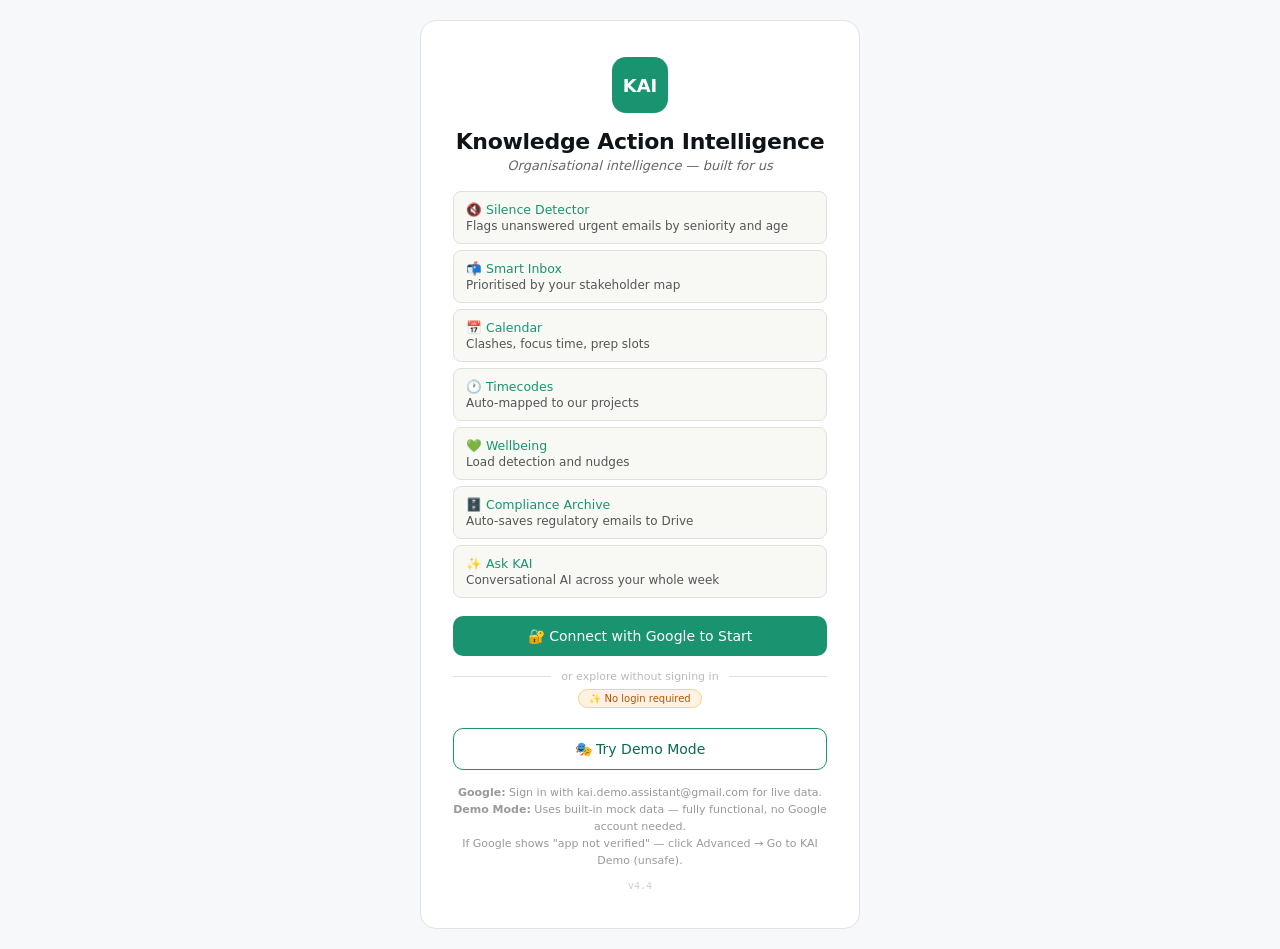
<file: index.html>
<!DOCTYPE html>
<html lang="en">
<head>
<meta charset="UTF-8">
<meta name="viewport" content="width=device-width, initial-scale=1.0">
<title>KAI — Knowledge Action Intelligence</title>
<link rel="stylesheet" href="styles.css">
</head>
<body>

<!-- AUTH SCREEN -->
<div id="authScreen" class="auth-screen">
  <div class="auth-card">
    <div class="auth-badge">KAI</div>
    <div class="auth-title">Knowledge Action Intelligence</div>
    <div class="auth-sub">Organisational intelligence — built for us</div>
    <div class="auth-features">
      <div class="auth-feat"><b>🔇 Silence Detector</b>Flags unanswered urgent emails by seniority and age</div>
      <div class="auth-feat"><b>📬 Smart Inbox</b>Prioritised by your stakeholder map</div>
      <div class="auth-feat"><b>📅 Calendar</b>Clashes, focus time, prep slots</div>
      <div class="auth-feat"><b>🕐 Timecodes</b>Auto-mapped to our projects</div>
      <div class="auth-feat"><b>💚 Wellbeing</b>Load detection and nudges</div>
      <div class="auth-feat"><b>🗄️ Compliance Archive</b>Auto-saves regulatory emails to Drive</div>
      <div class="auth-feat"><b>✨ Ask KAI</b>Conversational AI across your whole week</div>
    </div>
    <button class="auth-btn" onclick="startAuth()">
      🔐 Connect with Google to Start
    </button>
    <div class="auth-divider"><span>or explore without signing in</span></div>
    <div class="auth-demo-badge">✨ No login required</div>
    <button class="auth-btn demo" onclick="startDemoMode()">
      🎭 Try Demo Mode
    </button>
    <div class="auth-note">
      <b>Google:</b> Sign in with kai.demo.assistant@gmail.com for live data.<br>
      <b>Demo Mode:</b> Uses built-in mock data — fully functional, no Google account needed.<br>
      If Google shows "app not verified" — click Advanced → Go to KAI Demo (unsafe).
    </div>
    <div style="margin-top:12px;font-size:10px;color:#ccc;font-family:monospace">v4.4</div>
  </div>
</div>

<!-- DEMO PASSWORD MODAL -->
<div id="demoPasswordModal" style="display:none;position:fixed;inset:0;z-index:600;background:rgba(0,0,0,0.45);backdrop-filter:blur(4px);align-items:center;justify-content:center">
  <div style="background:white;border-radius:16px;padding:28px 24px;max-width:340px;width:90%;box-shadow:0 8px 32px rgba(0,0,0,0.18)">
    <div style="font-size:16px;font-weight:500;color:#1a1a1a;margin-bottom:6px">Demo Mode</div>
    <div style="font-size:12px;color:#888;margin-bottom:16px">Enter the demo password to continue</div>
    <input id="demoPasswordInput" type="password" placeholder="Password"
      style="width:100%;padding:10px 12px;border:0.5px solid #E0E0D8;border-radius:8px;font-size:14px;font-family:inherit;outline:none;box-sizing:border-box;margin-bottom:8px"
      onkeydown="if(event.key==='Enter')submitDemoPassword()"
      onfocus="this.style.borderColor='#9FE1CB'" onblur="this.style.borderColor='#E0E0D8'">
    <div id="demoPasswordError" style="font-size:11px;color:#D85A30;min-height:16px;margin-bottom:10px"></div>
    <div style="display:flex;gap:8px">
      <button onclick="submitDemoPassword()" style="flex:1;padding:9px;background:#1D9E75;color:white;border:none;border-radius:8px;font-size:13px;font-weight:500;cursor:pointer;font-family:inherit">Continue</button>
      <button onclick="closeDemoPasswordModal()" style="padding:9px 14px;background:white;color:#888;border:0.5px solid #E0E0D8;border-radius:8px;font-size:13px;cursor:pointer;font-family:inherit">Cancel</button>
    </div>
  </div>
</div>

<!-- LOADING -->
<div id="loadingScreen" class="loading-screen" style="display:none">
  <div class="spinner"></div>
  <div class="loading-text">Loading your KAI briefing...</div>
</div>

<!-- APP -->
<div id="appScreen" class="app" style="display:none">
  <header class="topbar">
    <div class="t-logo">
      <div class="t-badge">KAI</div>
      <span class="t-name">KAI</span>
      <span style="font-size:11px;color:#555">· Knowledge Action Intelligence</span><span style="font-size:9px;color:#bbb;margin-left:6px;font-family:monospace">v4.4</span>
    </div>
    <div class="t-right">
      <div class="t-dot"></div>
      <span class="t-user" id="topbarEmail"></span>
      <span class="demo-mode-pill" id="demoModePill" style="display:none">Demo Mode</span>
      <button class="t-refresh" id="refreshBtn" onclick="refreshData()" title="Refresh inbox and calendar">↻</button>
      <button class="t-help" onclick="openHelp()" title="Help">?</button>
      <button class="t-signout" onclick="signOut()">Sign out</button>
    </div>
  </header>

  <!-- MOBILE BOTTOM NAV -->
  <nav class="mobile-nav">
    <button class="mob-nav-item active" data-panel="briefing" onclick="mobNav(this)">
      <span class="mob-icon">🌅</span>Briefing
    </button>
    <button class="mob-nav-item" data-panel="inbox" onclick="mobNav(this)">
      <span class="mob-icon">📬</span>Inbox
      <span class="mob-badge" id="mobInboxBadge" style="display:none"></span>
    </button>
    <button class="mob-nav-item" data-panel="chat" onclick="mobNav(this)">
      <span class="mob-icon">💬</span>Ask KAI
    </button>
    <button class="mob-nav-item" data-panel="calendar" onclick="mobNav(this)">
      <span class="mob-icon">📅</span>Calendar
    </button>
    <button class="mob-nav-item" data-panel="timecodes" onclick="mobNav(this)">
      <span class="mob-icon">🕐</span>Timecodes
    </button>
    <button class="mob-nav-item" data-panel="wellbeing" onclick="mobNav(this)">
      <span class="mob-icon">💚</span>Wellbeing
    </button>
    <button class="mob-nav-item" data-panel="archive" onclick="mobNav(this)">
      <span class="mob-icon">🗄️</span>Archive
      <span class="mob-badge" id="mobArchiveBadge" style="display:none"></span>
    </button>
  </nav>

  <nav class="sidebar">
    <div class="nav-sec">
      <div class="nav-lbl">Overview</div>
      <div class="nav-item active" data-panel="briefing" onclick="switchPanel(this)">
        <span class="nav-icon">🌅</span> Morning Briefing
      </div>
    </div>
    <div class="nav-sec">
      <div class="nav-lbl">Productivity</div>
      <div class="nav-item" data-panel="inbox" onclick="switchPanel(this)">
        <span class="nav-icon">📬</span> Smart Inbox
        <span class="nav-badge" id="inboxBadge">–</span>
      </div>
      <div class="nav-item" data-panel="calendar" onclick="switchPanel(this)">
        <span class="nav-icon">📅</span> Calendar
        <span class="nav-badge t" id="calBadge">–</span>
      </div>
      <div class="nav-item" data-panel="chat" onclick="switchPanel(this)">
        <span class="nav-icon">💬</span> Ask KAI
        <span class="nav-badge t">AI</span>
      </div>
    </div>
    <div class="nav-sec">
      <div class="nav-lbl">Insights</div>
      <div class="nav-item" data-panel="timecodes" onclick="switchPanel(this)">
        <span class="nav-icon">🕐</span> Timecodes
      </div>
      <div class="nav-item" data-panel="wellbeing" onclick="switchPanel(this)">
        <span class="nav-icon">💚</span> Wellbeing
      </div>
    </div>
    <div class="nav-sec">
      <div class="nav-lbl">Compliance</div>
      <div class="nav-item" data-panel="archive" onclick="switchPanel(this)">
        <span class="nav-icon">🗄️</span> KAI Archive
        <span class="nav-badge t" id="archiveBadge">0</span>
      </div>
    </div>
    <div class="kai-pill">
      <div class="kai-pill-name">KAI is active</div>
      <div class="kai-pill-sub" id="pillStatus">Reading your inbox...</div>
    </div>
  </nav>

  <main class="main">

    <!-- BRIEFING -->
    <div class="panel active" id="panel-briefing">
      <div class="b-header">
        <div class="b-title" id="briefingTitle">Good morning — here's your week</div>
        <div class="b-sub" id="briefingSub">Loading your briefing...</div>
      </div>
      <div class="b-grid">

        <!-- STAT STRIP — 6 tiles horizontal -->
        <div class="b-stat-strip">
          <div class="stat-c stat-clickable" onclick="goToActions()" title="View open actions">
            <div class="stat-n" id="statEmails">–</div>
            <div class="stat-l">Open<br>actions</div>
            <div class="stat-arrow">→</div>
          </div>
          <div class="stat-c stat-clickable" onclick="goToCalendar()" title="View calendar clashes">
            <div class="stat-n y" id="statClashes">–</div>
            <div class="stat-l">Calendar<br>clashes</div>
            <div id="resolveBtn" style="display:none;margin-top:4px"><button class="kai-action-btn" style="font-size:9px;padding:2px 7px" onclick="event.stopPropagation();resolveClashes()">✨ Resolve</button></div>
            <div class="stat-arrow" id="clashArrow">→</div>
          </div>
          <div class="stat-c stat-clickable" onclick="goToWellbeing()" title="View wellbeing nudges">
            <div class="stat-n c" id="statWellbeing">–</div>
            <div class="stat-l">Wellbeing<br>flag</div>
            <div class="stat-arrow">→</div>
          </div>
          <div class="stat-c stat-clickable" onclick="goToSilence()" id="silenceTile" title="View awaiting reply">
            <div class="stat-n r" id="statSilence">–</div>
            <div class="stat-l">Awaiting<br>reply</div>
            <div class="stat-arrow">→</div>
          </div>
          <div class="stat-c stat-clickable" onclick="goToTimecodes()" title="View timecodes">
            <div class="stat-n p" id="statTimecodes">3</div>
            <div class="stat-l">Timecodes<br>suggested</div>
            <div class="stat-arrow">→</div>
          </div>
          <div class="stat-c" id="statMeetingHrs">
            <div class="stat-n teal" id="statHrsNum">–</div>
            <div class="stat-l">Meeting hrs<br>this week</div>
          </div>
        </div>

        <!-- BODY — two columns -->
        <div class="b-body">

          <!-- LEFT: Calendar -->
          <div class="b-left">
            <div class="week-card" id="todayCard">
              <div class="card-hdr" style="background:var(--teal-lt);color:var(--teal-dk)">Today — <span id="todayDateLabel"></span></div>
              <div id="todayEvents">
                <div style="padding:14px;font-size:12px;color:var(--muted);text-align:center">Loading today...</div>
              </div>
            </div>
            <div class="week-card">
              <div class="card-hdr" id="weekAheadLabel">Rest of Week</div>
              <div id="weekAhead">
                <div style="padding:20px;font-size:12px;color:var(--muted);text-align:center">Loading calendar...</div>
              </div>
            </div>
          </div>

          <!-- RIGHT: Actions + Silence + Wellbeing + Timecodes -->
          <div class="b-right">

            <div class="wb-card" id="notesSection">
              <div class="card-hdr" style="display:flex;align-items:center;justify-content:space-between">
                <span>Open Actions</span>
                <span id="notesStatus" style="font-size:9px;color:var(--muted);letter-spacing:0;text-transform:none;font-weight:400">Loading...</span>
              </div>
              <div id="notesList">
                <div style="padding:14px;font-size:11px;color:var(--muted)">Loading actions...</div>
              </div>
              <div style="padding:8px 13px;border-top:0.5px solid #F0F0EC">
                <div style="font-size:10px;color:var(--muted);margin-bottom:1px">Tell KAI to remember something:</div>
                <div style="font-size:10px;color:#aaa;font-style:italic">"Remember I need to send the strategy paper by Friday"</div>
              </div>
            </div>

            <div class="wb-card" id="silenceSection">
              <div class="card-hdr" style="display:flex;align-items:center;justify-content:space-between">
                <span>🔇 Awaiting Reply</span>
                <span id="silenceSubLabel" style="font-size:9px;color:var(--muted);letter-spacing:0;text-transform:none;font-weight:400"></span>
              </div>
              <div id="silenceList">
                <div style="padding:14px;font-size:11px;color:var(--muted)">Analysing inbox...</div>
              </div>
            </div>

            <div class="wb-card" id="wellbeingSection">
              <div class="card-hdr">Wellbeing Nudges</div>
              <div id="wellbeingNudges">
                <div style="padding:14px;font-size:11px;color:var(--muted)">Analysing your week...</div>
              </div>
            </div>

            <div class="tc-card" id="timecodesSection">
              <div class="card-hdr">Timecode Suggestions</div>
              <div class="tc-row"><span class="tc-code">PRJ-042</span><span class="tc-desc">Digital Transformation meetings</span></div>
              <div class="tc-row"><span class="tc-code">GOV-011</span><span class="tc-desc">Board + governance reviews</span></div>
              <div class="tc-row"><span class="tc-code">BAU-001</span><span class="tc-desc">1:1s and standups</span></div>
            </div>

          </div>
        </div>
      </div>
    </div>

    <!-- INBOX -->
    <div class="panel" id="panel-inbox">
      <div class="inbox-layout">
        <div class="email-list">
          <div class="email-list-hdr">
            Inbox <span id="inboxFilterLabel" style="font-weight:400;font-size:11px;color:var(--muted);margin-left:4px"></span>
            <div style="display:flex;gap:5px;flex-wrap:wrap">
              <button class="fbtn active" id="fbtnAll" onclick="filterEmails('all',this)">All</button>
              <button class="fbtn" id="fbtnUrgent" onclick="filterEmails('urgent',this)">Urgent</button>
              <button class="fbtn" id="fbtnHigh" onclick="filterEmails('high',this)">High</button>
              <button class="fbtn" id="fbtnUnread" onclick="filterEmails('unread',this)">Unread</button>
            </div>
          </div>
          <div id="emailList"><div style="padding:20px;font-size:12px;color:var(--muted);text-align:center">Loading inbox...</div></div>
        </div>
        <div class="email-detail" id="emailDetail">
          <button class="mobile-back" onclick="closeMobileEmail()">← Back to inbox</button>
          <div class="empty-state"><div class="empty-icon">📭</div><div style="font-size:12px">Select an email to read</div></div>
        </div>
      </div>
    </div>

    <!-- CALENDAR -->
    <div class="panel" id="panel-calendar">
      <div class="b-header">
        <div class="b-title">Calendar</div>
        <div class="b-sub" id="calendarSub">Your week at a glance · click any event to prep</div>
      </div>
      <div style="overflow-y:auto;flex:1;padding:14px 20px 80px">
        <div id="calendarView">
          <div style="padding:20px;font-size:12px;color:var(--muted);text-align:center">Loading calendar...</div>
        </div>
      </div>
    </div>

    <!-- CHAT -->
    <div class="panel" id="panel-chat">
      <div class="chat-layout">
        <div class="chat-hdr">
          <div class="t-badge" style="width:26px;height:26px;font-size:9px">KAI</div>
          Ask KAI about your day
        </div>
        <div class="chat-msgs" id="chatMsgs">
          <div class="msg">
            <div class="m-av kai">KAI</div>
            <div class="m-bub kai">Hi — I'm KAI, your organisational intelligence assistant. I've read your inbox and calendar. What would you like help with?</div>
          </div>
        </div>
        <div class="quick-prompts">
          <button class="qp" onclick="sendQuick(this)">What should I prioritise today?</button>
          <button class="qp" onclick="sendQuick(this)">Summarise my week ahead</button>
          <button class="qp" onclick="sendQuick(this)">Any urgent emails I've missed?</button>
          <button class="qp" onclick="sendQuick(this)">How does Wednesday look?</button>
          <button class="qp" onclick="sendQuick(this)">Draft a reply to the Director</button>
          <button class="qp" onclick="sendQuick(this)">What are my open actions?</button>
          <button class="qp" onclick="sendQuick(this)">Remind me in 2 days to follow up</button>
        </div>
        <div class="chat-input-area">
          <textarea class="chat-in" id="chatIn" placeholder="Ask KAI about your inbox, calendar, priorities..." rows="1"
            onkeydown="if(event.key==='Enter'&&!event.shiftKey){event.preventDefault();sendChat()}"
            oninput="this.style.height='auto';this.style.height=this.scrollHeight+'px'"></textarea>
          <button class="send-btn" id="sendBtn" onclick="sendChat()">↑</button>
        </div>
      </div>
    </div>

    <!-- ARCHIVE -->
    <div class="panel" id="panel-archive">
      <div class="b-header">
        <div class="b-title">KAI Archive</div>
        <div class="b-sub">Regulatory and important emails saved to Google Drive</div>
      </div>
      <div class="archive-panel">
        <div style="margin-bottom:16px">
          <div class="card-hdr" style="border-radius:8px 8px 0 0;padding:10px 14px;background:white;border:0.5px solid #E0E0D8;">AUTO-ARCHIVE RULES ACTIVE</div>
          <div style="background:white;border:0.5px solid #E0E0D8;border-top:none;border-radius:0 0 8px 8px;padding:12px 14px;display:flex;flex-direction:column;gap:6px">
            <div class="auto-flag"><span>🔴</span>URGENT emails from Director level and above</div>
            <div class="auto-flag"><span>📋</span>Emails containing: governance, regulatory, compliance, sign-off, board decision</div>
            <div class="auto-flag"><span>👤</span>Emails from approved stakeholder domains</div>
            <div class="auto-flag"><span>💬</span>Any email you manually flag with "KAI save this"</div>
          </div>
        </div>
        <div class="card-hdr" style="border-radius:8px 8px 0 0;padding:10px 14px;background:white;border:0.5px solid #E0E0D8;">ARCHIVED ITEMS</div>
        <div id="archiveList" style="background:white;border:0.5px solid #E0E0D8;border-top:none;border-radius:0 0 8px 8px;padding:12px 14px">
          <div style="font-size:12px;color:var(--muted);text-align:center;padding:20px">
            No items archived yet. Open an email and click <b style="color:#3B6D11">Archive to Drive</b> to save it.
          </div>
        </div>
      </div>
    </div>

    <!-- WELLBEING -->
    <div class="panel" id="panel-wellbeing">
      <div class="b-header">
        <div class="b-title">Wellbeing</div>
        <div class="b-sub" id="wellbeingSub">KAI is analysing your week...</div>
      </div>
      <div style="overflow-y:auto;flex:1;padding:14px 20px 80px">
        <div class="wb-panel-card" id="wbReadCard">
          <div class="wb-panel-card-hdr"><span>💚</span><span>KAI's read on your week</span></div>
          <div id="wbReadText" class="wb-read-text">Analysing your calendar and inbox...</div>
        </div>
        <div style="margin:16px 0 8px;font-size:9px;font-weight:500;letter-spacing:1.5px;color:var(--muted);text-transform:uppercase">Nudges &amp; Reminders</div>
        <div id="wbNudgeChips" style="display:flex;flex-direction:column;gap:6px"></div>
        <div style="margin:16px 0 8px;font-size:9px;font-weight:500;letter-spacing:1.5px;color:var(--muted);text-transform:uppercase">Day by Day</div>
        <div id="wbDayCards" style="display:flex;flex-direction:column;gap:8px"></div>
        <div id="wbWeatherCard" style="display:none;margin-top:16px">
          <div style="margin-bottom:8px;font-size:9px;font-weight:500;letter-spacing:1.5px;color:var(--muted);text-transform:uppercase">Travel Day</div>
          <div class="wb-panel-card" id="wbWeatherInner">
            <div class="wb-panel-card-hdr"><span>✈️</span><span id="wbWeatherTitle">Loading weather...</span></div>
            <div id="wbWeatherBody" style="font-size:12px;color:#555;line-height:1.6;padding:12px 14px"></div>
          </div>
        </div>
      </div>
    </div>

    <!-- MEETING PREP OVERLAY -->
    <div class="meeting-overlay" id="meetingOverlay" onclick="closeMeetingPrep(event)">
      <div class="meeting-sheet" id="meetingSheet">
        <div class="meeting-sheet-handle"></div>
        <button class="meeting-sheet-close" onclick="closeMeetingSheet()">✕</button>
        <div class="meeting-sheet-header">
          <div class="meeting-sheet-title" id="sheetTitle">Meeting</div>
          <div class="meeting-sheet-meta" id="sheetMeta"></div>
        </div>
        <div class="prep-tabs">
          <button class="prep-tab active" onclick="switchPrepTab('brief', this)">📋 Brief</button>
          <button class="prep-tab" onclick="switchPrepTab('emails', this)">📬 Related Emails</button>
          <button class="prep-tab" onclick="switchPrepTab('prep', this)">✨ Prep with KAI</button>
        </div>
        <div class="meeting-sheet-body">
          <div class="prep-tab-content active" id="prepTab-brief">
            <div class="prep-section">
              <div class="prep-section-title">🎯 What this meeting is about</div>
              <div id="prepSummary" class="prep-content">
                <div class="prep-loading"><div class="typing"><div class="tdot"></div><div class="tdot"></div><div class="tdot"></div></div> KAI is preparing your brief...</div>
              </div>
            </div>
            <div class="prep-section">
              <div class="prep-section-title">💡 Suggested talking points</div>
              <div id="prepTalkingPoints" class="prep-content">
                <div class="prep-loading"><div class="typing"><div class="tdot"></div><div class="tdot"></div><div class="tdot"></div></div> Generating talking points...</div>
              </div>
            </div>
            <div class="prep-section">
              <div class="prep-section-title">⚠️ Things to watch out for</div>
              <div id="prepWatchOut" class="prep-content">
                <div class="prep-loading"><div class="typing"><div class="tdot"></div><div class="tdot"></div><div class="tdot"></div></div> Analysing risks...</div>
              </div>
            </div>
          </div>
          <div class="prep-tab-content" id="prepTab-emails">
            <div class="prep-section">
              <div class="prep-section-title">📬 Emails related to this meeting</div>
              <div id="prepRelatedEmails"></div>
            </div>
          </div>
          <div class="prep-tab-content" id="prepTab-prep">
            <div class="prep-chat">
              <div class="prep-chat-msgs" id="prepChatMsgs"></div>
              <div class="prep-quick-prompts" id="prepQuickPrompts"></div>
              <div class="prep-input-row">
                <textarea class="prep-input" id="prepChatInput" placeholder="Ask KAI to help you prep..." rows="1"
                  onkeydown="if(event.key==='Enter'&&!event.shiftKey){event.preventDefault();sendPrepChat()}"
                  oninput="this.style.height='auto';this.style.height=this.scrollHeight+'px'"></textarea>
                <button class="prep-send" id="prepSendBtn" onclick="sendPrepChat()">↑</button>
              </div>
            </div>
          </div>
        </div>
      </div>
    </div>

    <!-- TIMECODES -->
    <div class="panel" id="panel-timecodes">
      <div class="b-header">
        <div class="b-title">Timecodes</div>
        <div class="b-sub" id="timecodesSub">Hours matched from your calendar this week</div>
      </div>
      <div style="overflow-y:auto;flex:1;padding:14px 20px 80px">
        <div class="week-tabs-tc">
          <button class="week-tab-btn active" id="tcTabThis" onclick="switchTcWeek('this')">This week</button>
          <button class="week-tab-btn" id="tcTabLast" onclick="switchTcWeek('last')">Last week</button>
        </div>
        <div id="tcUnmatched" style="display:none" class="tc-warn"></div>
        <div id="tcSummaryBar" class="tc-summary-bar"></div>
        <div id="tcCards"></div>
        <div class="tc-copy-section" id="tcCopySection" style="display:none">
          <div class="tc-copy-hdr">
            <span style="font-size:12px;font-weight:500">📋 Ready to paste into timesheet</span>
            <button class="tc-copy-btn" id="tcCopyBtn" onclick="copyTimecodes()">Copy</button>
          </div>
          <div class="tc-copy-text mono" id="tcCopyText"></div>
        </div>
      </div>
    </div>

    <!-- HELP OVERLAY -->
    <div class="help-overlay" id="helpOverlay" onclick="closeHelp(event)">
      <div class="help-sheet" id="helpSheet">
        <div class="help-handle"></div>
        <button class="meeting-sheet-close" onclick="closeHelpSheet()">✕</button>
        <div class="help-header">
          <div class="help-title">How to use KAI</div>
          <div class="help-sub">Your intelligent assistant — quick reference</div>
        </div>
        <div class="help-body">

          <div class="help-section">
            <div class="help-section-title">📅 Create calendar events</div>
            <div class="help-commands">
              <div class="help-cmd"><span class="help-eg">"Remind me on Friday to complete H&S training"</span></div>
              <div class="help-cmd"><span class="help-eg">"Remind me in 2 days to follow up with Marcus"</span></div>
              <div class="help-cmd"><span class="help-eg">"Block Monday morning for deep work"</span></div>
              <div class="help-cmd"><span class="help-eg">"Add budget review to my calendar on Thursday at 3pm"</span></div>
              <div class="help-cmd"><span class="help-eg">"Create a meeting with Priya on Wednesday at 10am"</span></div>
              <div class="help-cmd"><span class="help-eg">"Look for some time on Friday for the strategy paper"</span></div>
            </div>
          </div>

          <div class="help-section">
            <div class="help-section-title">📝 Save actions and reminders</div>
            <div class="help-commands">
              <div class="help-cmd"><span class="help-eg">"Remember I need to send the strategy paper by Friday"</span></div>
              <div class="help-cmd"><span class="help-eg">"Remind me to chase James about the Control Plane by Monday"</span></div>
              <div class="help-cmd"><span class="help-eg">"Note down that I agreed to present at Tuesday's board"</span></div>
              <div class="help-cmd"><span class="help-note">→ Saves to Open Actions in your briefing, synced to Drive</span></div>
            </div>
          </div>

          <div class="help-section">
            <div class="help-section-title">💬 Ask KAI anything</div>
            <div class="help-commands">
              <div class="help-cmd"><span class="help-eg">"What should I prioritise today?"</span></div>
              <div class="help-cmd"><span class="help-eg">"Show me emails from Sarah Chen"</span></div>
              <div class="help-cmd"><span class="help-eg">"Which emails haven't I replied to?"</span></div>
              <div class="help-cmd"><span class="help-eg">"How does Wednesday look?"</span></div>
              <div class="help-cmd"><span class="help-eg">"Draft a reply to Marcus about the governance board"</span></div>
              <div class="help-cmd"><span class="help-eg">"What are my open actions?"</span></div>
              <div class="help-cmd"><span class="help-eg">"Any urgent emails I've missed?"</span></div>
            </div>
          </div>

          <div class="help-section">
            <div class="help-section-title">🗺️ Where to find things</div>
            <div class="help-features">
              <div class="help-feature"><span class="help-loc">🌅 Briefing</span><span class="help-feat-desc">Today's meetings, open actions, wellbeing nudges, timecode suggestions</span></div>
              <div class="help-feature"><span class="help-loc">📬 Inbox</span><span class="help-feat-desc">All emails ranked by priority · tap to read · KAI Draft Reply button</span></div>
              <div class="help-feature"><span class="help-loc">📅 Calendar</span><span class="help-feat-desc">Full week view · tap any event to open Meeting Prep sheet · clash rows highlighted coral</span></div>
              <div class="help-feature"><span class="help-loc">💬 Ask KAI</span><span class="help-feat-desc">Chat with full inbox and calendar context · action buttons appear in responses</span></div>
              <div class="help-feature"><span class="help-loc">🕐 Timecodes</span><span class="help-feat-desc">Hours matched to PRJ-042, GOV-011, BAU-001 · this week vs last week · copy for timesheet</span></div>
              <div class="help-feature"><span class="help-loc">🗄️ Archive</span><span class="help-feat-desc">Compliance emails saved to Google Drive · open any email → Archive to Drive</span></div>
            </div>
          </div>

          <div class="help-section">
            <div class="help-section-title">✨ Tips</div>
            <div class="help-commands">
              <div class="help-cmd"><span class="help-note">Tap any meeting in the Calendar or Briefing to open the Meeting Prep sheet</span></div>
              <div class="help-cmd"><span class="help-note">Clash tile → tap to go to Calendar panel · tap ✨ Resolve to get AI-powered clash recommendations</span></div>
              <div class="help-cmd"><span class="help-note">KAI detects meeting requests in emails — look for "Yes, propose event →" buttons in chat after loading</span></div>
              <div class="help-cmd"><span class="help-note">Timecodes toggle between this week and last week — copy button generates a paste-ready timesheet block</span></div>
              <div class="help-cmd"><span class="help-note">KAI reads your last 10 emails and 7 days of calendar on every session</span></div>
            </div>
          </div>

        </div>
      </div>
    </div>

  </main>
</div>

<script src="utils.js"></script>
<script src="mock-data.js"></script>
<script src="app.js"></script>
</body>
</html>
</file>
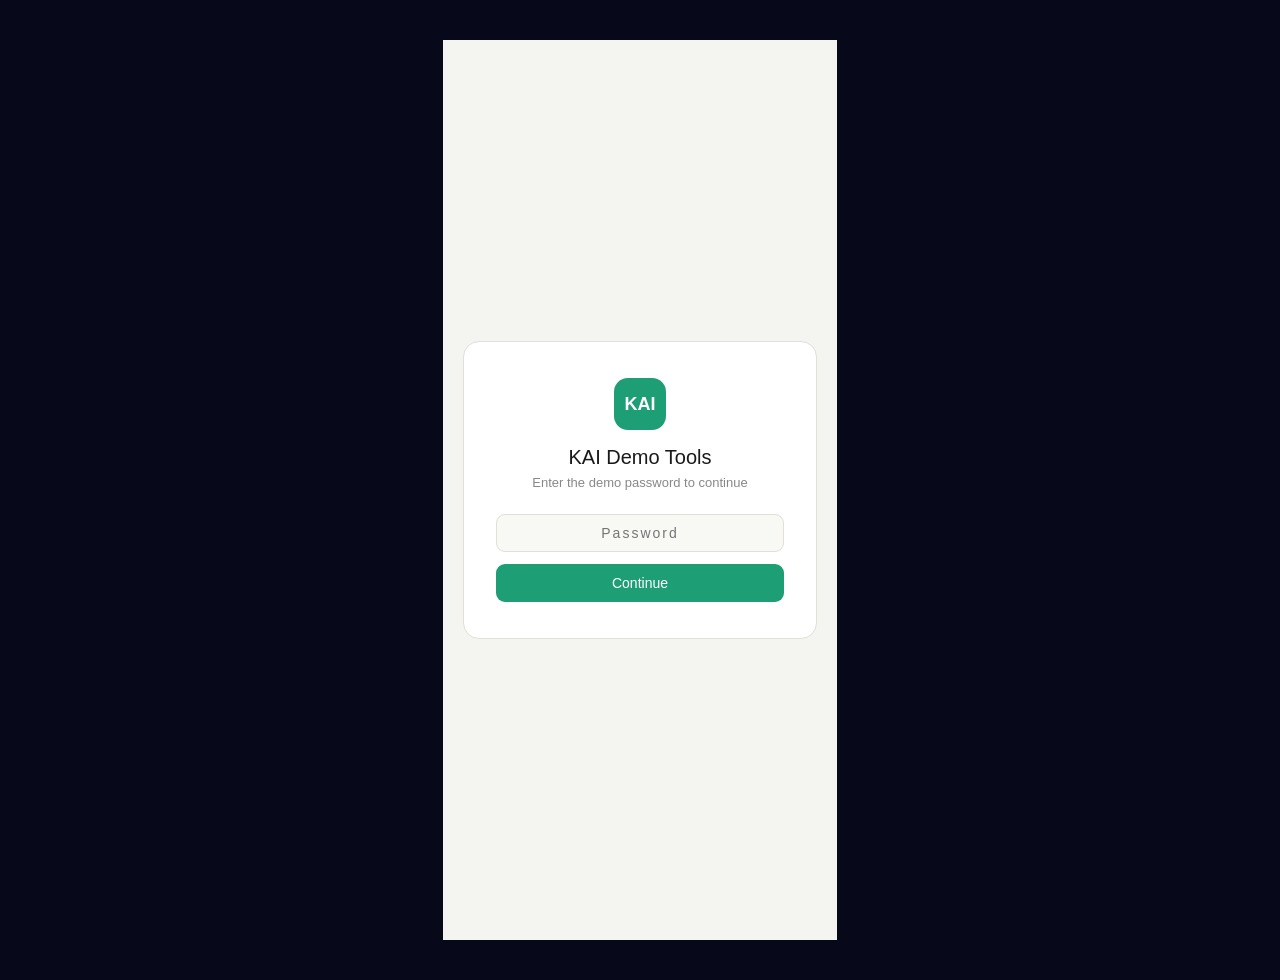
<file: seed.html>
<!DOCTYPE html>
<html lang="en">
<head>
<meta charset="UTF-8">
<meta name="viewport" content="width=device-width, initial-scale=1.0">
<title>KAI — Data Seeder</title>
<style>
*, *::before, *::after { box-sizing: border-box; margin: 0; padding: 0; }
:root {
  --ink: #07081a; --teal: #00c2b3; --coral: #ff5f4e;
  --yellow: #ffd84d; --purple: #7b5ea7; --green: #22c55e;
  --white: #fff; --surface: #111120; --border: rgba(255,255,255,0.08);
  --muted: rgba(255,255,255,0.45); --text: rgba(255,255,255,0.88);
}
body { font-family: 'Segoe UI', Arial, sans-serif; background: var(--ink); color: var(--text); min-height: 100vh; display: flex; flex-direction: column; align-items: center; justify-content: flex-start; padding: 40px 20px; }
.card { background: var(--surface); border: 1px solid var(--border); border-radius: 16px; padding: 36px; width: 100%; max-width: 720px; margin-bottom: 20px; }
.logo { display: flex; align-items: center; gap: 12px; margin-bottom: 24px; }
.badge { width: 42px; height: 42px; border-radius: 11px; background: linear-gradient(135deg, var(--teal), var(--purple)); display: flex; align-items: center; justify-content: center; font-weight: 800; font-size: 14px; box-shadow: 0 0 20px rgba(0,194,179,0.4); }
.title { font-weight: 800; font-size: 22px; }
.subtitle { font-size: 12px; color: var(--muted); margin-top: 2px; }
.desc { font-size: 13px; color: rgba(255,255,255,0.65); line-height: 1.65; margin-bottom: 28px; }
.desc b { color: var(--white); }
.btn { display: inline-flex; align-items: center; gap: 8px; padding: 12px 24px; border-radius: 10px; border: none; font-size: 14px; font-weight: 600; cursor: pointer; transition: all 0.15s; font-family: inherit; }
.btn-primary { background: var(--teal); color: var(--ink); }
.btn-primary:hover { background: #00d9c8; transform: translateY(-1px); }
.btn-primary:disabled { opacity: 0.4; cursor: not-allowed; transform: none; }
.btn-secondary { background: rgba(255,255,255,0.06); color: var(--text); border: 1px solid var(--border); }
.btn-secondary:hover { background: rgba(255,255,255,0.1); }
.status-list { display: flex; flex-direction: column; gap: 8px; margin-top: 20px; }
.status-item { display: flex; align-items: center; gap: 12px; padding: 10px 14px; border-radius: 10px; background: rgba(255,255,255,0.03); border: 1px solid var(--border); font-size: 13px; }
.status-icon { width: 22px; height: 22px; border-radius: 50%; display: flex; align-items: center; justify-content: center; font-size: 11px; flex-shrink: 0; }
.status-icon.pending { background: rgba(255,255,255,0.08); color: var(--muted); }
.status-icon.running { background: rgba(0,194,179,0.2); color: var(--teal); animation: spin 1s linear infinite; }
.status-icon.done { background: rgba(34,197,94,0.2); color: var(--green); }
.status-icon.error { background: rgba(255,95,78,0.2); color: var(--coral); }
@keyframes spin { to { transform: rotate(360deg); } }
.status-label { flex: 1; }
.status-detail { font-size: 11px; color: var(--muted); }
.progress-bar { width: 100%; height: 4px; background: rgba(255,255,255,0.06); border-radius: 2px; margin-top: 20px; overflow: hidden; }
.progress-fill { height: 100%; background: linear-gradient(90deg, var(--teal), var(--purple)); border-radius: 2px; transition: width 0.4s ease; }
.summary-box { background: rgba(34,197,94,0.08); border: 1px solid rgba(34,197,94,0.25); border-radius: 12px; padding: 18px 20px; margin-top: 20px; display: none; }
.summary-box.visible { display: block; }
.summary-title { font-weight: 700; color: var(--green); font-size: 14px; margin-bottom: 10px; }
.summary-stats { display: grid; grid-template-columns: repeat(3,1fr); gap: 10px; }
.summary-stat { text-align: center; }
.summary-n { font-weight: 800; font-size: 24px; color: var(--teal); }
.summary-l { font-size: 11px; color: var(--muted); margin-top: 2px; }
.warning-box { background: rgba(255,95,78,0.08); border: 1px solid rgba(255,95,78,0.25); border-radius: 12px; padding: 16px 18px; margin-bottom: 20px; font-size: 12.5px; color: rgba(255,255,255,0.7); line-height: 1.6; }
.warning-box b { color: var(--coral); }
.auth-section { display: none; }
.auth-section.visible { display: block; }
.signin-section { text-align: center; padding: 20px 0; }
.section-label { font-size: 10px; font-weight: 700; letter-spacing: 2px; color: var(--muted); text-transform: uppercase; margin-bottom: 14px; }

.gate-screen {
  min-height: 100vh; display: flex; align-items: center;
  justify-content: center; background: #F4F4F0; padding: 20px;
}
.gate-card {
  background: white; border: 0.5px solid #E0E0D8;
  border-radius: 16px; padding: 36px 32px;
  max-width: 380px; width: 100%; text-align: center;
}
.gate-badge {
  width: 52px; height: 52px; border-radius: 14px;
  background: #1D9E75; margin: 0 auto 16px;
  display: flex; align-items: center; justify-content: center;
  font-weight: 700; font-size: 18px; color: white;
}
.gate-title { font-size: 20px; font-weight: 500; color: #1a1a1a; margin-bottom: 6px; }
.gate-sub { font-size: 13px; color: #888; margin-bottom: 24px; }
.gate-input {
  width: 100%; padding: 10px 14px; border: 0.5px solid #E0E0D8;
  border-radius: 9px; font-size: 14px; outline: none;
  font-family: inherit; margin-bottom: 12px; text-align: center;
  letter-spacing: 2px; transition: border-color 0.15s;
  background: #F8F8F5; color: #1a1a1a;
}
.gate-input:focus { border-color: #9FE1CB; background: white; }
.gate-btn {
  width: 100%; padding: 11px; background: #1D9E75; color: white;
  border: none; border-radius: 9px; font-size: 14px; font-weight: 500;
  cursor: pointer; font-family: inherit; transition: background 0.15s;
}
.gate-btn:hover { background: #0F6E56; }
.gate-error { font-size: 12px; color: #D85A30; margin-top: 8px; display: none; }

</style>
</head>
<body>

<div id="gateScreen" class="gate-screen">
  <div class="gate-card">
    <div class="gate-badge">KAI</div>
    <div class="gate-title">KAI Demo Tools</div>
    <div class="gate-sub">Enter the demo password to continue</div>
    <input class="gate-input" type="password" id="gateInput"
      placeholder="Password"
      onkeydown="if(event.key==='Enter') checkGate()">
    <button class="gate-btn" onclick="checkGate()">Continue</button>
    <div class="gate-error" id="gateError">Incorrect password — try again</div>
  </div>
</div>


<div class="card" style="display:none">
  <div class="logo">
    <div class="badge">KAI</div>
    <div>
      <div class="title">KAI Demo — Data Seeder</div>
      <div class="subtitle">Populates your Gmail account with realistic mock data</div>
    </div>
  </div>

  <p class="desc">
    This tool creates <b>7 realistic emails</b> and <b>16 calendar events</b> in your KAI demo Gmail account.
    All data is crafted to showcase every KAI feature — stakeholder prioritisation, calendar clash detection,
    wellbeing nudges, timecode suggestions and travel-aware mode.<br><br>
    Sign in with <b>kai.demo.2026@gmail.com</b> when prompted. Do not use your real account.
  </p>

  <div class="warning-box">
    <b>Important:</b> Sign in with your KAI demo Gmail account only (kai.demo.2026@gmail.com).
    If Google shows an "app not verified" warning, click <b>Advanced</b> then <b>Go to KAI Demo (unsafe)</b> — this is safe, you own both the app and the account.
  </div>

  <!-- Not signed in -->
  <div id="signinSection">
    <div class="signin-section">
      <div class="section-label">Step 1 — Authorise Access</div>
      <button class="btn btn-primary" onclick="startAuth()">
        🔐 Sign in with Google to Begin
      </button>
    </div>
  </div>

  <!-- Signed in -->
  <div id="seedSection" style="display:none">
    <div class="section-label">Step 2 — Create Mock Data</div>
    <p style="font-size:13px;color:rgba(255,255,255,0.6);margin-bottom:16px">
      Signed in as: <span id="userEmail" style="color:var(--teal);font-weight:600"></span>
    </p>
    <button class="btn btn-primary" id="seedBtn" onclick="runSeeding()">
      🌱 Create All Mock Data
    </button>
    <button class="btn btn-secondary" style="margin-left:10px" onclick="signOut()">Sign out</button>

    <div class="progress-bar" id="progressBar" style="display:none">
      <div class="progress-fill" id="progressFill" style="width:0%"></div>
    </div>

    <div class="status-list" id="statusList"></div>

    <div class="summary-box" id="summaryBox">
      <div class="summary-title">✅ All mock data created successfully</div>
      <div class="summary-stats">
        <div class="summary-stat">
          <div class="summary-n" id="emailCount">0</div>
          <div class="summary-l">Emails created</div>
        </div>
        <div class="summary-stat">
          <div class="summary-n" id="eventCount">0</div>
          <div class="summary-l">Calendar events</div>
        </div>
        <div class="summary-stat">
          <div class="summary-n">✓</div>
          <div class="summary-l">Ready to demo</div>
        </div>
      </div>
      <p style="font-size:12px;color:var(--muted);margin-top:14px;line-height:1.6">
        Your demo Gmail account is now populated. Open the KAI demo app and sign in with the same account to see KAI in action.
      </p>
    </div>
  </div>
</div>

<script>
const CLIENT_ID = '294776404978-p9p6q310nqisej0ohvt0kbsfd1hoqrkm.apps.googleusercontent.com';
const SCOPES = 'https://www.googleapis.com/auth/gmail.compose https://www.googleapis.com/auth/gmail.modify https://www.googleapis.com/auth/calendar';
const REDIRECT_URI = 'https://kishore510.github.io/kai-demo/seed/';

let accessToken = null;

// ── PKCE HELPERS ──
function generateCodeVerifier() {
  const arr = new Uint8Array(32);
  crypto.getRandomValues(arr);
  return btoa(String.fromCharCode(...arr)).replace(/\+/g,'-').replace(/\//g,'_').replace(/=/g,'');
}
async function generateCodeChallenge(verifier) {
  const enc = new TextEncoder().encode(verifier);
  const hash = await crypto.subtle.digest('SHA-256', enc);
  return btoa(String.fromCharCode(...new Uint8Array(hash))).replace(/\+/g,'-').replace(/\//g,'_').replace(/=/g,'');
}

async function startAuth() {
  const p = new URLSearchParams({
    client_id: CLIENT_ID,
    redirect_uri: REDIRECT_URI,
    response_type: 'token',
    scope: SCOPES,
    prompt: 'consent',
    login_hint: 'kai.demo.2026@gmail.com'
  });
  window.location = 'https://accounts.google.com/o/oauth2/v2/auth?' + p;
}


async function getUserEmail() {
  const res = await fetch('https://www.googleapis.com/oauth2/v2/userinfo', {
    headers: { Authorization: 'Bearer ' + accessToken }
  });
  const data = await res.json();
  return data.email;
}

function signOut() {
  accessToken = null;
  sessionStorage.clear();
  document.getElementById('signinSection').style.display = 'block';
  document.getElementById('seedSection').style.display = 'none';
}

// ── STATUS UI ──
const tasks = [
  { id: 'email1', label: 'Email: URGENT from Director (Sarah Chen)',          type: 'email' },
  { id: 'email2', label: 'Email: URGENT from Head of Risk (Marcus Webb)',     type: 'email' },
  { id: 'email3', label: 'Email: HIGH from CTO (James Thornton)',             type: 'email' },
  { id: 'email4', label: 'Email: HIGH from Programme Manager (Priya Sharma)', type: 'email' },
  { id: 'email5', label: 'Email: NORMAL from EA Lead (Rachel Okonkwo)',       type: 'email' },
  { id: 'email6', label: 'Email: FYI from IT Helpdesk',                       type: 'email' },
  { id: 'email7', label: 'Email: FYI All Staff Newsletter',                   type: 'email' },
  { id: 'cal1',   label: 'Calendar: Monday — Focus block + Director clash',    type: 'cal'   },
  { id: 'cal2',   label: 'Calendar: Tuesday — Governance Board + prep slot',   type: 'cal'   },
  { id: 'cal3',   label: 'Calendar: Tuesday — Digital Transformation review',  type: 'cal'   },
  { id: 'cal4',   label: 'Calendar: Wednesday — 6 back-to-back meetings',      type: 'cal'   },
  { id: 'cal5',   label: 'Calendar: Thursday — London travel day',             type: 'cal'   },
  { id: 'cal6',   label: 'Calendar: Friday — Light day + timecode reminder',   type: 'cal'   },
];

function renderTasks() {
  const list = document.getElementById('statusList');
  list.innerHTML = tasks.map(t => `
    <div class="status-item" id="task-${t.id}">
      <div class="status-icon pending" id="icon-${t.id}">○</div>
      <div class="status-label">${t.label}</div>
      <div class="status-detail" id="detail-${t.id}"></div>
    </div>
  `).join('');
}

function setTaskState(id, state, detail = '') {
  const icon = document.getElementById('icon-' + id);
  const det = document.getElementById('detail-' + id);
  if (!icon) return;
  icon.className = 'status-icon ' + state;
  icon.textContent = state === 'pending' ? '○' : state === 'running' ? '↻' : state === 'done' ? '✓' : '✗';
  det.textContent = detail;
}

function setProgress(pct) {
  document.getElementById('progressFill').style.width = pct + '%';
}

// ── GMAIL HELPERS ──
function makeEmail(to, from, fromName, subject, body, date) {
  const headers = [
    `From: ${fromName} <${from}>`,
    `To: ${to}`,
    `Subject: ${subject}`,
    `Date: ${date.toUTCString()}`,
    `Content-Type: text/plain; charset=utf-8`,
    `MIME-Version: 1.0`,
  ].join('\r\n');
  const full = headers + '\r\n\r\n' + body;
  return btoa(unescape(encodeURIComponent(full))).replace(/\+/g,'-').replace(/\//g,'_').replace(/=/g,'');
}

async function insertEmail(raw, labelIds = ['INBOX', 'UNREAD']) {
  const res = await fetch('https://gmail.googleapis.com/gmail/v1/users/me/messages?internalDateSource=dateHeader', {
    method: 'POST',
    headers: { 'Authorization': 'Bearer ' + accessToken, 'Content-Type': 'application/json' },
    body: JSON.stringify({ raw, labelIds })
  });
  if (!res.ok) throw new Error('Gmail insert failed: ' + res.status);
  return res.json();
}

// ── CALENDAR HELPERS ──
async function insertEvent(event) {
  const res = await fetch('https://www.googleapis.com/calendar/v3/calendars/primary/events', {
    method: 'POST',
    headers: { 'Authorization': 'Bearer ' + accessToken, 'Content-Type': 'application/json' },
    body: JSON.stringify(event)
  });
  if (!res.ok) throw new Error('Calendar insert failed: ' + res.status);
  return res.json();
}

function nextWeekday(day) {
  // Returns date for the current week's Monday=1, Tuesday=2 etc
  // Always anchors to THIS week — never pushes to next week
  const now = new Date();
  const today = now.getDay(); // 0=Sun
  const mondayDiff = today === 0 ? -6 : 1 - today; // diff to get to Monday
  const monday = new Date(now);
  monday.setDate(now.getDate() + mondayDiff);
  monday.setHours(0, 0, 0, 0);
  const d = new Date(monday);
  d.setDate(monday.getDate() + (day - 1)); // day 1=Mon, 2=Tue etc
  return d;
}

function dt(base, h, m = 0) {
  const d = new Date(base);
  d.setHours(h, m, 0, 0);
  return d.toISOString();
}

function dateOnly(base) {
  const d = new Date(base);
  return d.getFullYear() + '-' +
    String(d.getMonth()+1).padStart(2,'0') + '-' +
    String(d.getDate()).padStart(2,'0');
}

// ── SEEDING ──
async function runSeeding() {
  document.getElementById('seedBtn').disabled = true;
  document.getElementById('progressBar').style.display = 'block';
  renderTasks();
  setProgress(0);

  const userEmail = document.getElementById('userEmail').textContent;
  const now = new Date();
  const mon = nextWeekday(1);
  const tue = nextWeekday(2);
  const wed = nextWeekday(3);
  const thu = nextWeekday(4);
  const fri = nextWeekday(5);

  // Last week dates
  function lastWeekday(day) {
    const d = nextWeekday(day);
    d.setDate(d.getDate() - 7);
    return d;
  }
  // Next week dates
  function nextNextWeekday(day) {
    const d = nextWeekday(day);
    d.setDate(d.getDate() + 7);
    return d;
  }
  const lMon = lastWeekday(1), lTue = lastWeekday(2), lWed = lastWeekday(3), lThu = lastWeekday(4), lFri = lastWeekday(5);
  const nMon = nextNextWeekday(1), nTue = nextNextWeekday(2), nWed = nextNextWeekday(3), nThu = nextNextWeekday(4), nFri = nextNextWeekday(5);

  let emailCount = 0, eventCount = 0;

  const emailDefs = [
    {
      id: 'email1',
      from: 'sarah.chen@organisation.gov.uk',
      fromName: 'Sarah Chen',
      subject: 'URGENT: Strategy paper needed by COB today',
      body: `Hi,

I need the updated architecture strategy paper before the 3pm briefing with the ExCo today. The minister's office has requested a summary of our AI governance position as well — can you include a one-pager on that?

Please send by 2pm at the latest so I have time to review.

Thanks,
Sarah`,
      hoursAgo: 2
    },
    {
      id: 'email2',
      from: 'marcus.webb@organisation.gov.uk',
      fromName: 'Marcus Webb',
      subject: 'RE: Governance Board agenda — item 3 needs your input',
      body: `Following up on yesterday's discussion.

We need your sign-off on the agentic AI control framework before Tuesday's Governance Board. Item 3 on the agenda specifically references the architecture team's position on agent accountability.

Can you confirm you're presenting this, or should I ask someone else to cover?

Marcus`,
      hoursAgo: 3
    },
    {
      id: 'email3',
      from: 'james.thornton@organisation.gov.uk',
      fromName: 'James Thornton',
      subject: 'AI Control Plane — PoC recommendation deck',
      body: `Good work on the Control Plane analysis. The AI Board found it very useful — particularly the PoC-rather-than-procure recommendation.

The Chair has asked whether we can extend the analysis to cover Microsoft Fabric. Can you scope that out?

Also — are you free for a brief catch-up next week? Would value your perspective on the broader strategy.

James`,
      hoursAgo: 26
    },
    {
      id: 'email4',
      from: 'priya.sharma@organisation.gov.uk',
      fromName: 'Priya Sharma',
      subject: 'Digital Transformation project — timeline review needed',
      body: `Hi,

Wanted to flag that the PRJ-042 milestone review is now 3 days overdue. The programme board meets on Thursday and I need your sign-off on the revised delivery plan before then.

Could we find 30 minutes this week? I've checked your calendar and Thursday morning looks clear before your London travel.

Best,
Priya`,
      hoursAgo: 28
    },
    {
      id: 'email5',
      from: 'rachel.okonkwo@organisation.gov.uk',
      fromName: 'Rachel Okonkwo',
      subject: 'Architecture Guild — Thursday session materials',
      body: `Hi all,

Please find below the agenda for Thursday's Architecture Guild session:

1. Target architecture methodology update
2. Capability mapping framework review
3. AOB

Please review before the session. Let me know if you have items to add to AOB.

Rachel`,
      hoursAgo: 48,
      unread: false
    },
    {
      id: 'email6',
      from: 'helpdesk@organisation.gov.uk',
      fromName: 'IT Helpdesk',
      subject: 'RE: RE: RE: Laptop refresh programme — Q3 cohort',
      body: `Your request has been logged.

Reference: HD-29341
Expected resolution: 5-7 working days

You will receive an automated update when your ticket progresses.

IT Helpdesk`,
      hoursAgo: 52,
      unread: false
    },
    {
      id: 'email7',
      from: 'noreply@organisation.gov.uk',
      fromName: 'All Staff Newsletter',
      subject: "This week's all-staff bulletin — issue 47",
      body: `Welcome to this week's all-staff bulletin.

In this issue:
• Summer social — save the date: 18 July
• New expenses policy effective 1 August
• Mental health awareness week resources
• Canteen menu changes from next Monday

Have a great week.

Internal Comms`,
      hoursAgo: 60,
      unread: false
    },
  ];

  // Send emails
  for (let i = 0; i < emailDefs.length; i++) {
    const e = emailDefs[i];
    setTaskState(e.id, 'running', 'creating...');
    try {
      const d = new Date(now.getTime() - e.hoursAgo * 3600000);
      const labels = e.unread === false ? ['INBOX'] : ['INBOX', 'UNREAD'];
      const raw = makeEmail(userEmail, e.from, e.fromName, e.subject, e.body, d);
      await insertEmail(raw, labels);
      setTaskState(e.id, 'done', 'created');
      emailCount++;
    } catch(err) {
      setTaskState(e.id, 'error', err.message);
    }
    setProgress(((i + 1) / tasks.length) * 100);
    await new Promise(r => setTimeout(r, 600));
  }

  // Calendar events
  const calEvents = [
    // Monday
    { id: 'cal1', events: [
      { summary: 'FOCUS: Architecture Strategy Paper', description: 'Protected focus time — strategy paper deadline today. KAI: FOCUS block, do not schedule over.', start: { dateTime: dt(mon,9) }, end: { dateTime: dt(mon,11) }, colorId: '2' },
      { summary: 'Architecture Review — PRJ-042', description: 'Monthly architecture review for Digital Transformation project.', start: { dateTime: dt(mon,14) }, end: { dateTime: dt(mon,15) }, colorId: '6' },
      { summary: '1:1 with Director (Sarah Chen)', description: 'Regular Director 1:1 — KAI: HIGH PRIORITY clash with Architecture Review at 14:00. Reschedule one?', start: { dateTime: dt(mon,14) }, end: { dateTime: dt(mon,14,30) }, colorId: '11' },
    ]},
    // Tuesday
    { id: 'cal2', events: [
      { summary: 'PREP: Governance Board', description: 'KAI: Auto-booked prep time before Governance Board. Review agenda and AI control framework position.', start: { dateTime: dt(tue,9,30) }, end: { dateTime: dt(tue,10) }, colorId: '2' },
      { summary: 'Governance Board — AI Control Framework (GOV-011)', description: 'Quarterly Governance Board. Item 3: Agentic AI accountability framework — architecture team presenting. KAI timecode: GOV-011', start: { dateTime: dt(tue,10) }, end: { dateTime: dt(tue,11) }, colorId: '9' },
    ]},
    // Tuesday PRJ
    { id: 'cal3', events: [
      { summary: 'Digital Transformation Milestone Review (PRJ-042)', description: 'PRJ-042 programme milestone review. Delivery plan sign-off required. KAI timecode: PRJ-042', start: { dateTime: dt(tue,14) }, end: { dateTime: dt(tue,15) }, colorId: '6' },
    ]},
    // Wednesday (heavy day)
    { id: 'cal4', events: [
      { summary: 'Team Standup (BAU-001)', description: 'Daily team standup. KAI timecode: BAU-001', start: { dateTime: dt(wed,9) }, end: { dateTime: dt(wed,9,30) } },
      { summary: 'Architecture Guild — Capability Review (GOV-011)', description: 'Architecture Guild session. KAI timecode: GOV-011', start: { dateTime: dt(wed,9,30) }, end: { dateTime: dt(wed,10,30) } },
      { summary: 'AI Strategy Session (PRJ-042)', description: 'AI strategy planning session. KAI timecode: PRJ-042', start: { dateTime: dt(wed,10,30) }, end: { dateTime: dt(wed,11,30) } },
      { summary: 'Risk Framework Review (GOV-011)', description: 'Risk framework quarterly review — no lunch break before this. KAI: WELLBEING FLAG — no lunch detected.', start: { dateTime: dt(wed,11,30) }, end: { dateTime: dt(wed,12,30) }, colorId: '11' },
      { summary: 'Technology Committee Prep (GOV-011)', description: 'Prep session for next week Technology Committee. KAI timecode: GOV-011', start: { dateTime: dt(wed,13) }, end: { dateTime: dt(wed,14) } },
      { summary: 'Vendor Briefing — Azure Services (PRJ-042)', description: 'Microsoft Azure services briefing for Digital Transformation programme. KAI timecode: PRJ-042', start: { dateTime: dt(wed,15) }, end: { dateTime: dt(wed,16) } },
    ]},
    // Thursday (travel)
    { id: 'cal5', events: [
      { summary: 'TRAVEL: London — Canary Wharf Office', description: 'Full day London travel. KAI: TRAVEL MODE — email replies paused, transit time blocked.', start: { date: dateOnly(thu) }, end: { date: dateOnly(thu) }, colorId: '3' },
      { summary: 'Transit: Liverpool St → Canary Wharf (blocked)', description: 'KAI auto-blocked transit time. Approx 45 mins travel.', start: { dateTime: dt(thu,8) }, end: { dateTime: dt(thu,9) }, colorId: '3' },
      { summary: 'Architecture Guild Evening Session', description: 'Architecture Guild — evening session in London office.', start: { dateTime: dt(thu,17) }, end: { dateTime: dt(thu,18,30) } },
    ]},
    // Friday (light)
    { id: 'cal6', events: [
      { summary: '1:1 with Programme Director (BAU-001)', description: 'Regular 1:1. KAI timecode: BAU-001', start: { dateTime: dt(fri,10) }, end: { dateTime: dt(fri,11) } },
      { summary: 'Architecture Peer Review (PRJ-042)', description: 'PRJ-042 architecture peer review session. KAI timecode: PRJ-042', start: { dateTime: dt(fri,14) }, end: { dateTime: dt(fri,15) } },
      { summary: 'KAI Timecode Reminder — Log this week', description: 'KAI weekly reminder: log your timecodes before end of day. Suggested: PRJ-042 (5hrs), GOV-011 (4hrs), BAU-001 (2.5hrs)', start: { dateTime: dt(fri,16) }, end: { dateTime: dt(fri,16,15) }, colorId: '2' },
    ]},

    // ── LAST WEEK ──
    { id: 'cal7', events: [
      { summary: 'FOCUS: Platform Strategy Review', description: 'Protected focus time. KAI timecode: PRJ-042', start: { dateTime: dt(lMon,9) }, end: { dateTime: dt(lMon,11) }, colorId: '2' },
      { summary: 'Technology Committee (GOV-011)', description: 'Monthly Technology Committee meeting. KAI timecode: GOV-011', start: { dateTime: dt(lMon,14) }, end: { dateTime: dt(lMon,15,30) }, colorId: '9' },
    ]},
    { id: 'cal8', events: [
      { summary: 'PRJ-042 Sprint Planning', description: 'Digital Transformation sprint planning session. KAI timecode: PRJ-042', start: { dateTime: dt(lTue,10) }, end: { dateTime: dt(lTue,11) } },
      { summary: 'Stakeholder Briefing — Risk Team (GOV-011)', description: 'Risk team briefing on AI governance framework. KAI timecode: GOV-011', start: { dateTime: dt(lTue,14) }, end: { dateTime: dt(lTue,15) } },
    ]},
    { id: 'cal9', events: [
      { summary: 'Team Standup (BAU-001)', description: 'Daily standup. KAI timecode: BAU-001', start: { dateTime: dt(lWed,9) }, end: { dateTime: dt(lWed,9,30) } },
      { summary: 'Architecture Review (PRJ-042)', description: 'Architecture review session. KAI timecode: PRJ-042', start: { dateTime: dt(lWed,11) }, end: { dateTime: dt(lWed,12) } },
      { summary: 'Vendor Briefing — AWS (PRJ-042)', description: 'AWS briefing on cloud infrastructure options. KAI timecode: PRJ-042', start: { dateTime: dt(lWed,14) }, end: { dateTime: dt(lWed,15) } },
    ]},
    { id: 'cal10', events: [
      { summary: 'TRAVEL: Birmingham — Regional Office', description: 'Travel day — regional office visit.', start: { date: dateOnly(lThu) }, end: { date: dateOnly(lThu) }, colorId: '3' },
      { summary: 'Regional Leadership Briefing (GOV-011)', description: 'Leadership briefing at regional office. KAI timecode: GOV-011', start: { dateTime: dt(lThu,10) }, end: { dateTime: dt(lThu,11,30) } },
    ]},
    { id: 'cal11', events: [
      { summary: '1:1 with Programme Director (BAU-001)', description: 'Weekly 1:1. KAI timecode: BAU-001', start: { dateTime: dt(lFri,10) }, end: { dateTime: dt(lFri,11) } },
      { summary: 'KAI Timecode Reminder — Log this week', description: 'KAI weekly reminder: log your timecodes.', start: { dateTime: dt(lFri,16) }, end: { dateTime: dt(lFri,16,15) }, colorId: '2' },
    ]},

    // ── NEXT WEEK ──
    { id: 'cal12', events: [
      { summary: 'FOCUS: AI Strategy Paper', description: 'Protected focus time for AI strategy paper. KAI timecode: PRJ-042', start: { dateTime: dt(nMon,9) }, end: { dateTime: dt(nMon,11) }, colorId: '2' },
      { summary: 'PRJ-042 Milestone Review — Priya Sharma', description: 'PRJ-042 Q2 milestone review. KAI timecode: PRJ-042', start: { dateTime: dt(nTue,14) }, end: { dateTime: dt(nTue,14,30) } },
      { summary: 'Technology Committee — AI Governance (GOV-011)', description: 'Emergency Technology Committee on AI governance sign-off. KAI timecode: GOV-011', start: { dateTime: dt(nTue,14) }, end: { dateTime: dt(nTue,15,30) }, colorId: '9' },
    ]},
    { id: 'cal13', events: [
      { summary: 'Governance Board (GOV-011)', description: 'Quarterly Governance Board. KAI timecode: GOV-011', start: { dateTime: dt(nWed,10) }, end: { dateTime: dt(nWed,12) }, colorId: '9' },
      { summary: 'Team Standup (BAU-001)', description: 'Daily standup. KAI timecode: BAU-001', start: { dateTime: dt(nWed,9) }, end: { dateTime: dt(nWed,9,30) } },
    ]},
    { id: 'cal14', events: [
      { summary: 'Architecture Peer Review (PRJ-042)', description: 'PRJ-042 architecture peer review. KAI timecode: PRJ-042', start: { dateTime: dt(nThu,14) }, end: { dateTime: dt(nThu,15) } },
      { summary: 'Risk Review (GOV-011)', description: 'Quarterly risk review. KAI timecode: GOV-011', start: { dateTime: dt(nFri,10) }, end: { dateTime: dt(nFri,11) } },
    ]},
  ];

  for (let i = 0; i < calEvents.length; i++) {
    const group = calEvents[i];
    setTaskState(group.id, 'running', `creating ${group.events.length} events...`);
    try {
      for (const ev of group.events) {
        await insertEvent(ev);
        await new Promise(r => setTimeout(r, 300));
        eventCount++;
      }
      setTaskState(group.id, 'done', `${group.events.length} events created`);
    } catch(err) {
      setTaskState(group.id, 'error', err.message);
    }
    setProgress(((emailDefs.length + i + 1) / tasks.length) * 100);
    await new Promise(r => setTimeout(r, 400));
  }

  setProgress(100);
  document.getElementById('emailCount').textContent = emailCount;
  document.getElementById('eventCount').textContent = eventCount;
  document.getElementById('summaryBox').classList.add('visible');
  document.getElementById('seedBtn').disabled = false;
}

// ── AUTH CALLBACK ──
async function handleCallback() {
  const hash = window.location.hash.substring(1);
  const params = new URLSearchParams(hash);
  const token = params.get('access_token');
  if (!token) return false;
  window.history.replaceState({}, '', window.location.pathname);
  accessToken = token;
  sessionStorage.setItem('token', accessToken);
  return true;
}

async function init() {
  const stored = sessionStorage.getItem('access_token');
  if (stored) accessToken = stored;
  const fromCallback = await handleCallback();
  if (accessToken) {
    try {
      const email = await getUserEmail();
      document.getElementById('userEmail').textContent = email;
      document.getElementById('signinSection').style.display = 'none';
      document.getElementById('seedSection').style.display = 'block';
    } catch(e) {
      accessToken = null;
      sessionStorage.removeItem('access_token');
    }
  }
}

init();

function checkGate() {
  const val = document.getElementById('gateInput').value;
  if (val === 'KAI-Demo-2026') {
    document.getElementById('gateScreen').style.display = 'none';
    document.querySelector('.card').style.display = 'block';
    sessionStorage.setItem('kai_gate', '1');
  } else {
    document.getElementById('gateError').style.display = 'block';
    document.getElementById('gateInput').value = '';
    document.getElementById('gateInput').focus();
  }
}

// Check if already passed gate this session
if (sessionStorage.getItem('kai_gate') === '1') {
  document.addEventListener('DOMContentLoaded', () => {
    const g = document.getElementById('gateScreen');
    if (g) g.style.display = 'none';
    const c = document.querySelector('.card');
    if (c) c.style.display = 'block';
  });
}


function checkGate() {
  var val = document.getElementById('gateInput').value;
  if (val === 'KAI-Demo-2026') {
    document.getElementById('gateScreen').style.display = 'none';
    document.querySelector('.card').style.display = 'block';
    sessionStorage.setItem('kai_gate', '1');
  } else {
    document.getElementById('gateError').style.display = 'block';
    document.getElementById('gateInput').value = '';
    document.getElementById('gateInput').focus();
  }
}

window.addEventListener('DOMContentLoaded', function() {
  if (sessionStorage.getItem('kai_gate') === '1') {
    var g = document.getElementById('gateScreen');
    if (g) g.style.display = 'none';
    var c = document.querySelector('.card');
    if (c) c.style.display = 'block';
  }
});

</script>
</body>
</html>
</file>
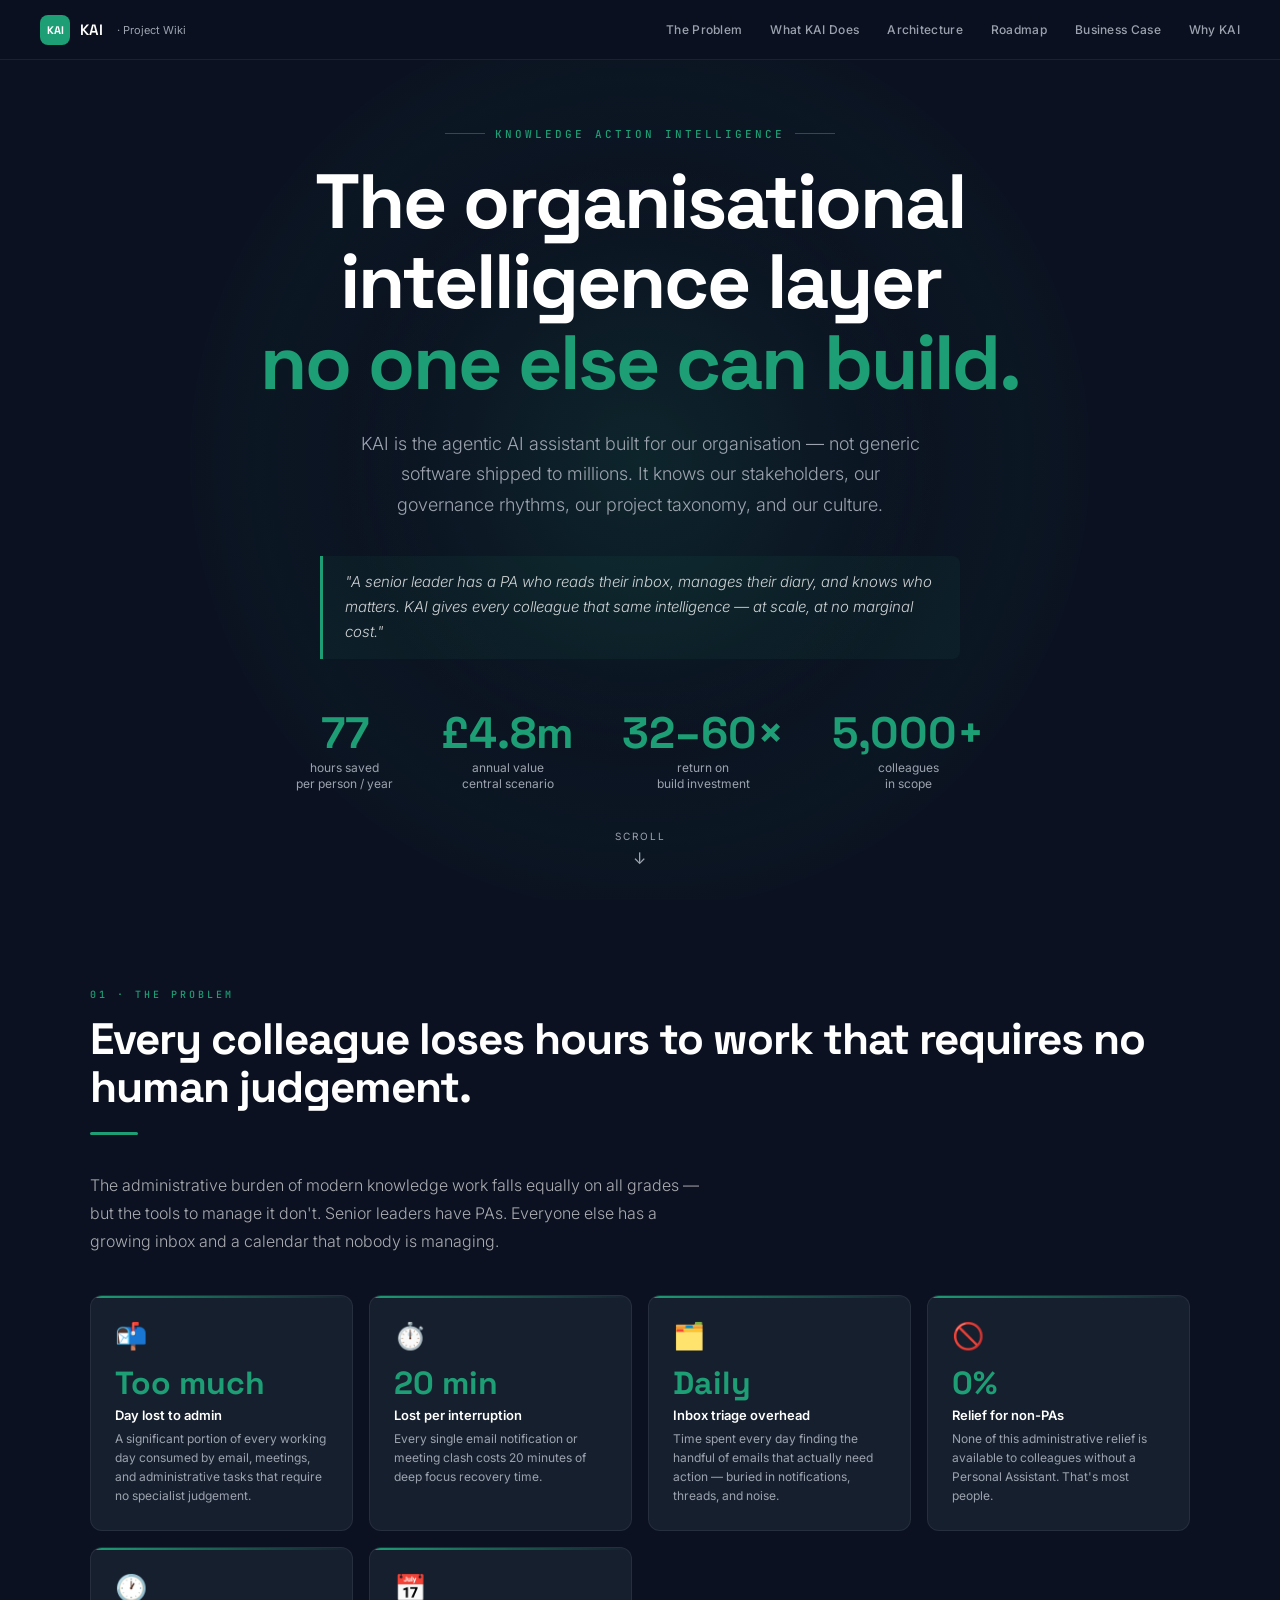
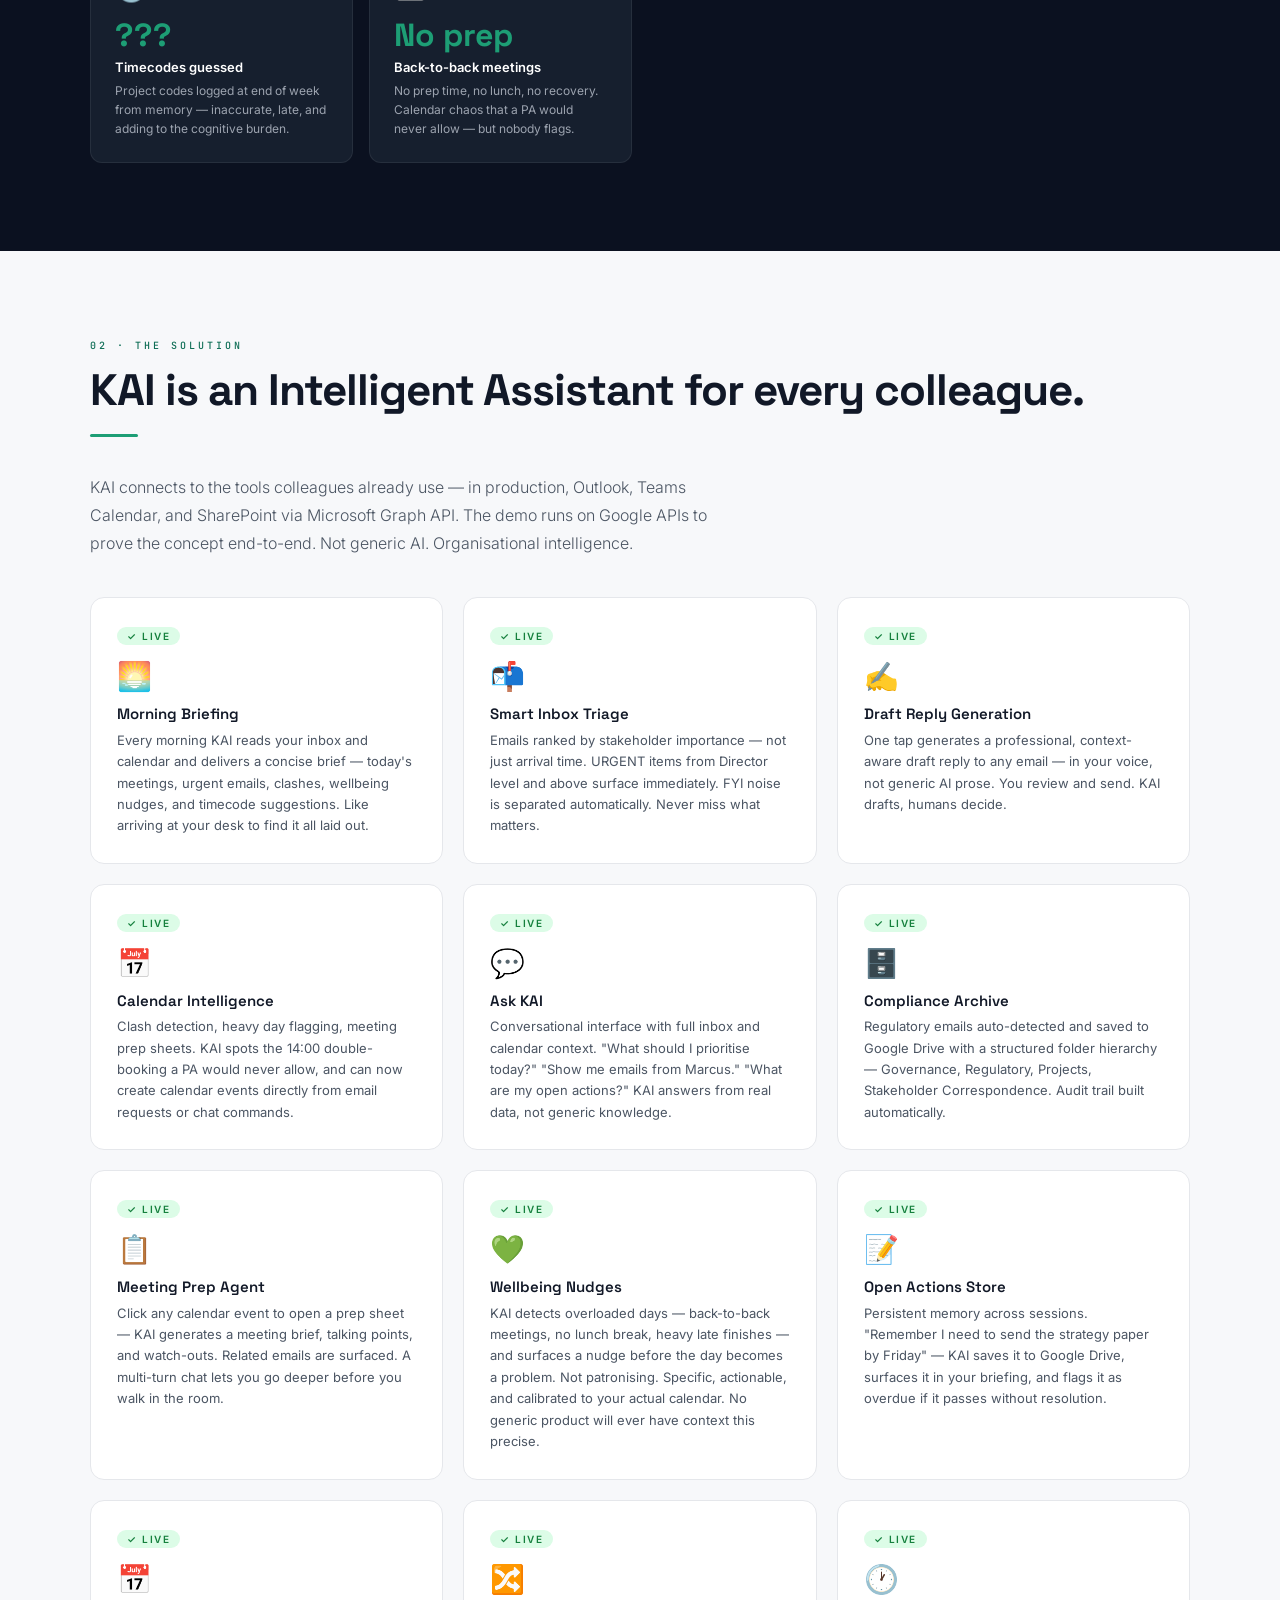
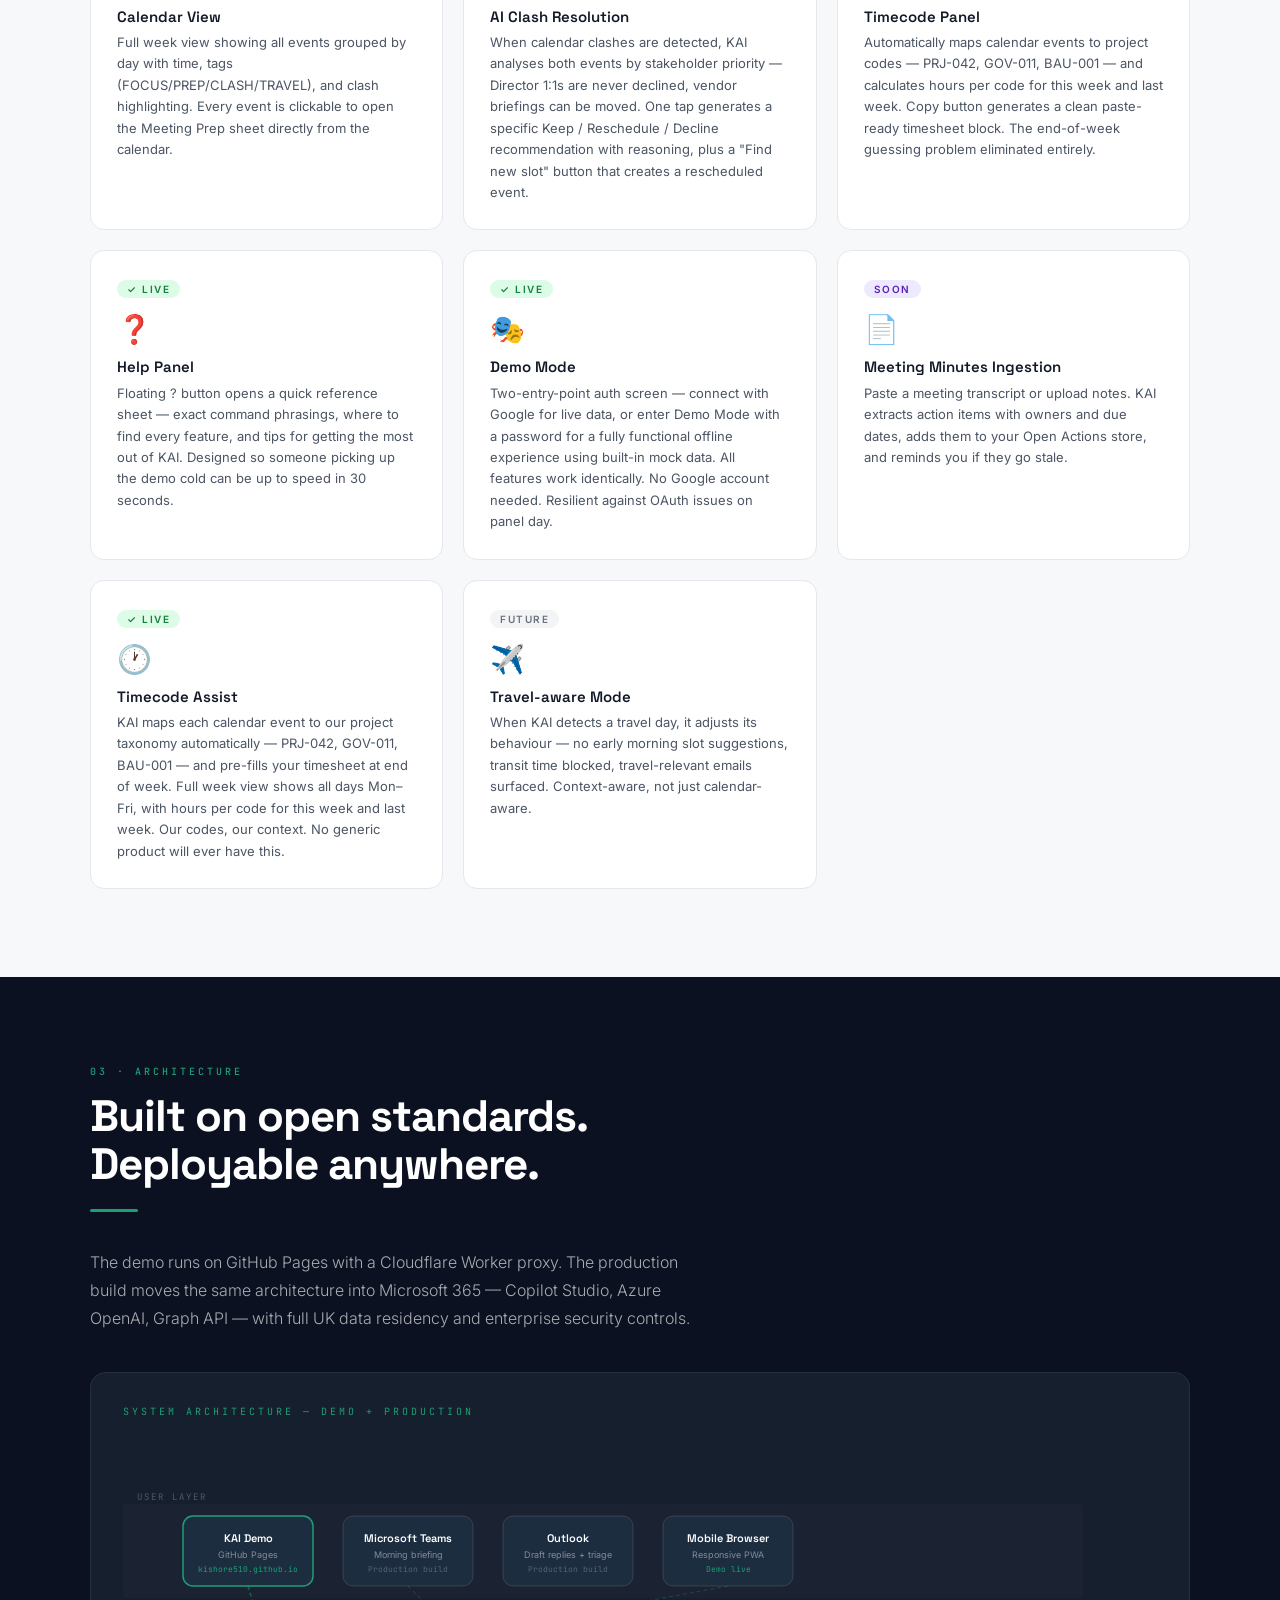
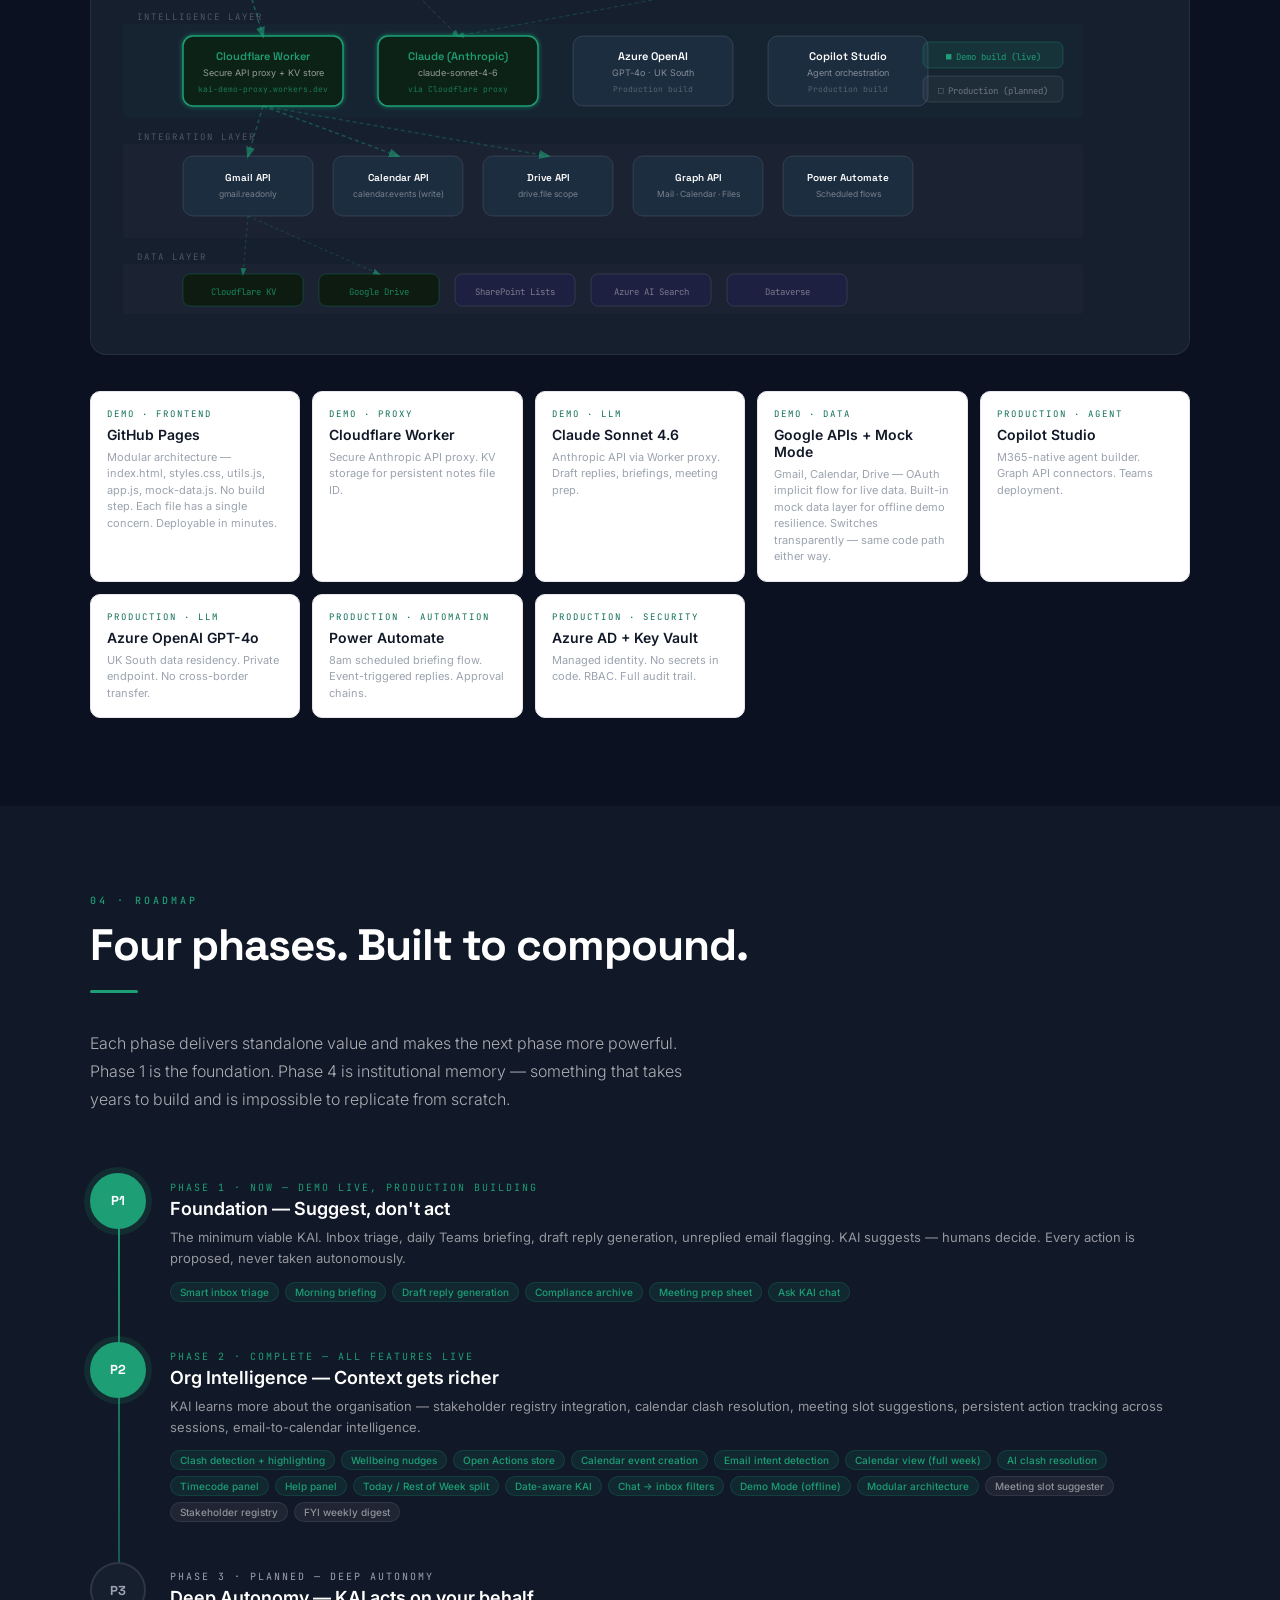
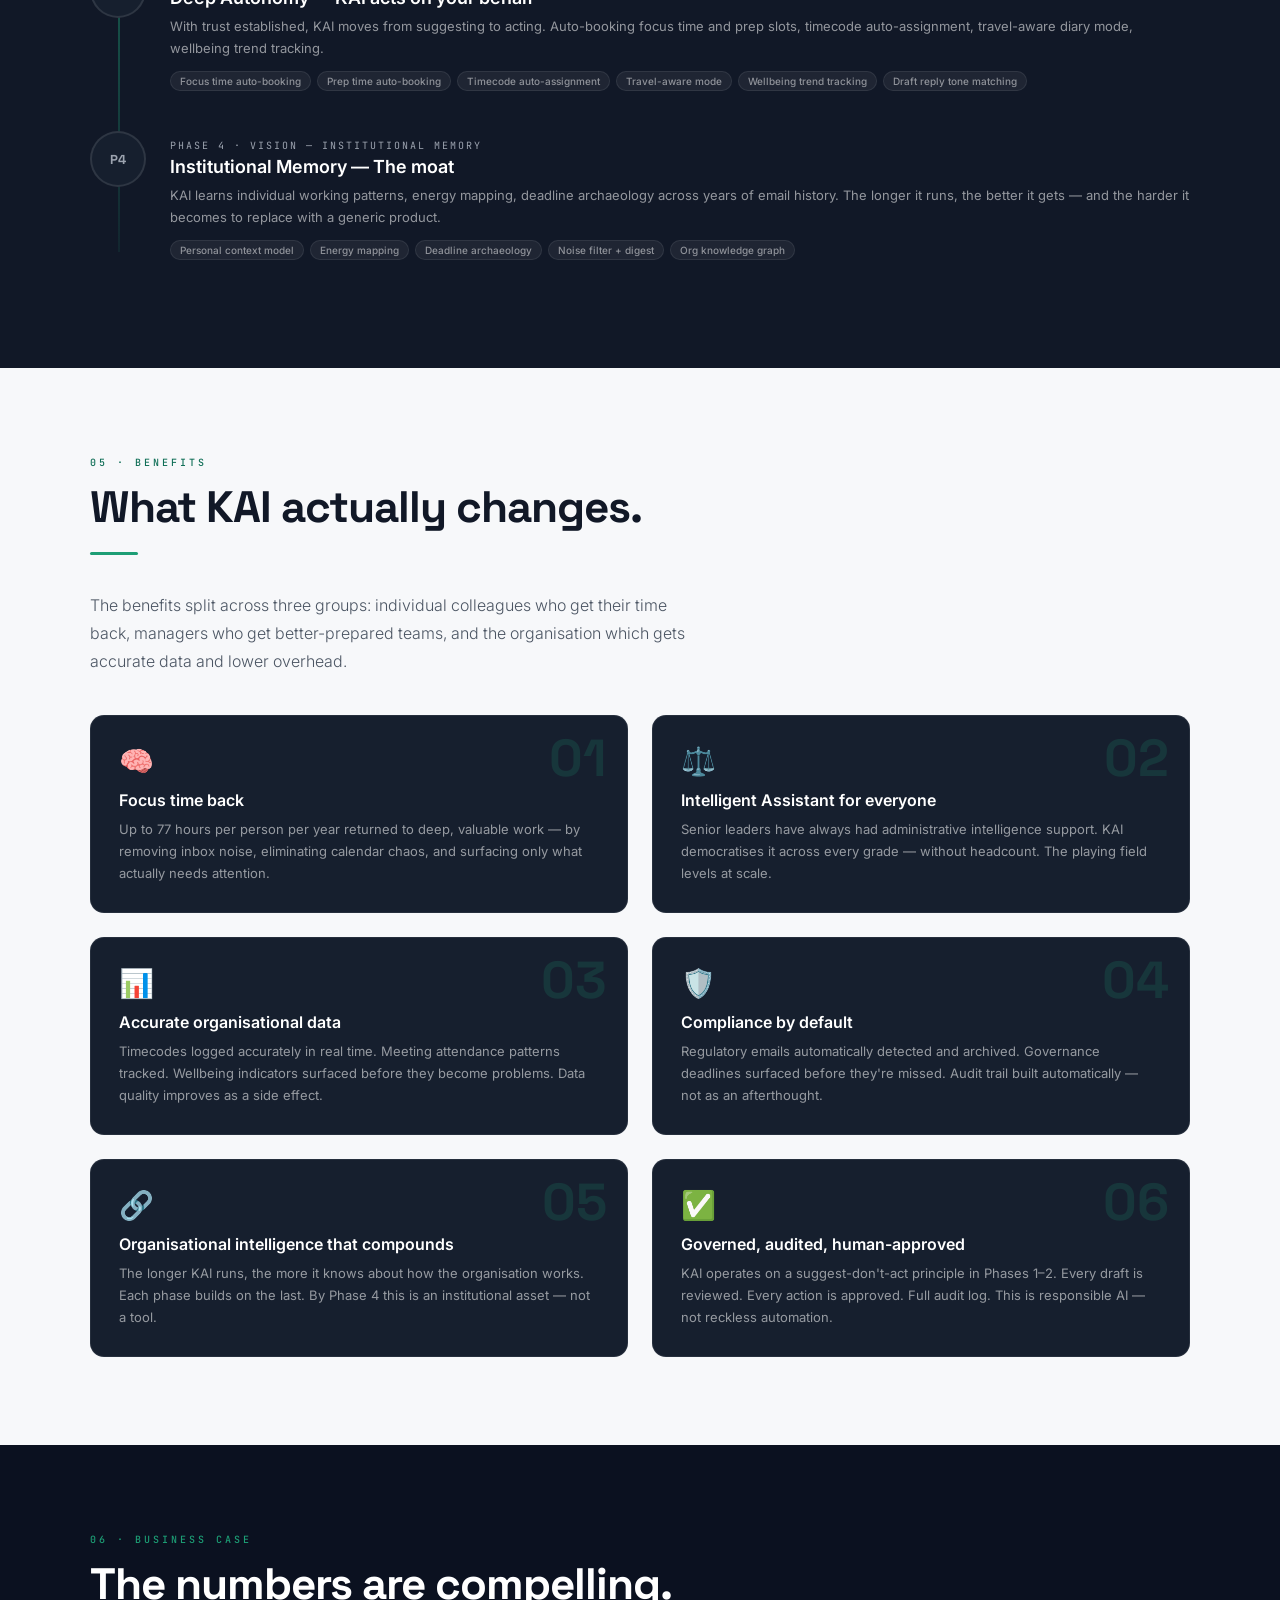
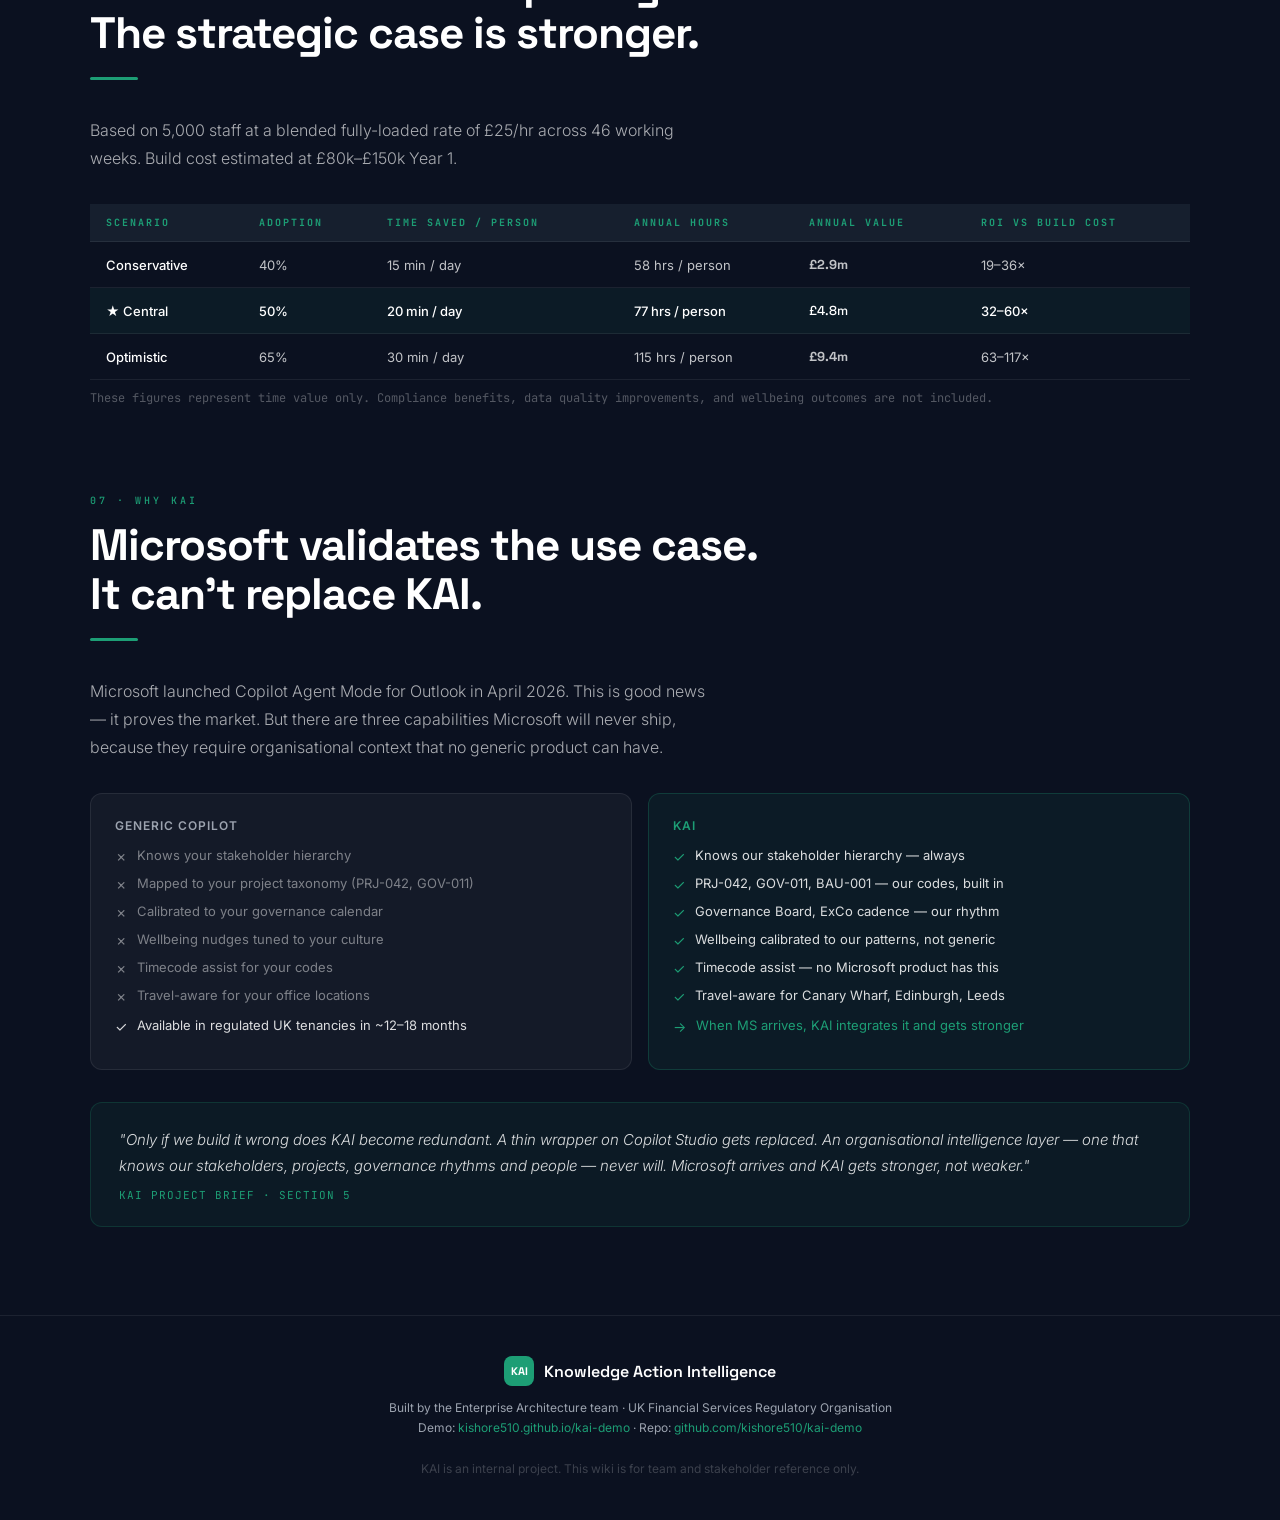
<file: wiki.html>
<!DOCTYPE html>
<html lang="en">
<head>
<meta charset="UTF-8">
<meta name="viewport" content="width=device-width, initial-scale=1.0">
<title>KAI — Knowledge Action Intelligence · Project Wiki</title>
<link rel="preconnect" href="https://fonts.googleapis.com">
<link href="https://fonts.googleapis.com/css2?family=Space+Grotesk:wght@300;400;500;600;700&family=Inter:wght@300;400;500;600&family=JetBrains+Mono:wght@400;500&display=swap" rel="stylesheet">
<style>
/* ── RESET & BASE ── */
*, *::before, *::after { box-sizing: border-box; margin: 0; padding: 0; }
:root {
  --teal:      #1D9E75;
  --teal-lt:   #E1F5EE;
  --teal-dk:   #0F6E56;
  --teal-glow: rgba(29,158,117,0.18);
  --navy:      #0B1120;
  --navy-mid:  #111827;
  --navy-card: #161F2E;
  --navy-bdr:  rgba(255,255,255,0.07);
  --white:     #FFFFFF;
  --off-white: #F7F8FA;
  --grey-100:  #F0F1F3;
  --grey-400:  #9CA3AF;
  --grey-600:  #4B5563;
  --amber:     #F59E0B;
  --coral:     #EF4444;
  --purple:    #8B5CF6;
  --ink:       #111827;
}
html { scroll-behavior: smooth; }
body { font-family: 'Inter', sans-serif; color: var(--ink); background: var(--white); overflow-x: hidden; }

/* ── TYPOGRAPHY ── */
.display   { font-family: 'Space Grotesk', sans-serif; }
.mono      { font-family: 'JetBrains Mono', monospace; }
h1,h2,h3,h4 { font-family: 'Space Grotesk', sans-serif; line-height: 1.15; }

/* ── NAV ── */
nav {
  position: fixed; top: 0; left: 0; right: 0; z-index: 100;
  display: flex; align-items: center; padding: 0 40px;
  height: 60px; background: rgba(11,17,32,0.92);
  backdrop-filter: blur(12px);
  border-bottom: 1px solid var(--navy-bdr);
}
.nav-logo { display: flex; align-items: center; gap: 10px; }
.nav-badge {
  width: 30px; height: 30px; border-radius: 8px; background: var(--teal);
  display: flex; align-items: center; justify-content: center;
  font-family: 'Space Grotesk', sans-serif; font-weight: 700; font-size: 11px; color: white;
}
.nav-name { font-family: 'Space Grotesk', sans-serif; font-weight: 600; font-size: 15px; color: white; }
.nav-tag  { font-size: 11px; color: var(--grey-400); margin-left: 4px; }
.nav-links { margin-left: auto; display: flex; gap: 28px; }
.nav-links a {
  font-size: 12px; font-weight: 500; color: var(--grey-400);
  text-decoration: none; transition: color 0.15s; letter-spacing: 0.3px;
}
.nav-links a:hover { color: var(--teal); }

/* ── HERO ── */
.hero {
  min-height: 100vh; background: var(--navy);
  display: flex; flex-direction: column; align-items: center; justify-content: center;
  position: relative; overflow: hidden; padding: 80px 40px 60px;
  text-align: center;
}
/* Signature element — the intelligence pulse */
.pulse-ring {
  position: absolute; width: 600px; height: 600px;
  border-radius: 50%;
  background: radial-gradient(circle, rgba(29,158,117,0.14) 0%, rgba(29,158,117,0.06) 40%, transparent 70%);
  animation: breathe 4s ease-in-out infinite;
  pointer-events: none;
}
.pulse-ring-2 {
  position: absolute; width: 900px; height: 900px; border-radius: 50%;
  background: radial-gradient(circle, transparent 35%, rgba(29,158,117,0.04) 60%, transparent 75%);
  animation: breathe 4s ease-in-out infinite reverse;
  pointer-events: none;
}
@keyframes breathe {
  0%,100% { transform: scale(1); opacity: 0.7; }
  50%      { transform: scale(1.06); opacity: 1; }
}
.hero-eyebrow {
  font-family: 'JetBrains Mono', monospace; font-size: 11px; font-weight: 500;
  color: var(--teal); letter-spacing: 3px; text-transform: uppercase;
  margin-bottom: 20px; position: relative;
  display: inline-flex; align-items: center; gap: 10px;
}
.hero-eyebrow::before, .hero-eyebrow::after {
  content: ''; width: 40px; height: 1px; background: var(--teal); opacity: 0.5;
}
.hero-h1 {
  font-size: clamp(42px, 6vw, 80px); font-weight: 700; color: white;
  line-height: 1.05; letter-spacing: -2px; position: relative; max-width: 900px;
  margin-bottom: 10px;
}
.hero-h1 span { color: var(--teal); }
.hero-sub {
  font-size: clamp(14px, 2vw, 18px); color: var(--grey-400); font-weight: 300;
  max-width: 580px; margin: 16px auto 0; line-height: 1.7; position: relative;
}
.hero-quote {
  margin: 36px auto 0; max-width: 640px;
  border-left: 3px solid var(--teal); padding: 14px 22px;
  background: rgba(29,158,117,0.07); border-radius: 0 8px 8px 0;
  font-size: 15px; color: rgba(255,255,255,0.8); font-style: italic;
  font-weight: 300; line-height: 1.65; text-align: left; position: relative;
}
.hero-stats {
  display: flex; gap: 48px; margin-top: 52px; position: relative;
  flex-wrap: wrap; justify-content: center;
}
.hero-stat-n {
  font-family: 'Space Grotesk', sans-serif; font-size: 44px; font-weight: 700;
  color: var(--teal); line-height: 1;
}
.hero-stat-l { font-size: 12px; color: var(--grey-400); margin-top: 5px; line-height: 1.4; }
.hero-scroll {
  position: absolute; bottom: 32px; left: 50%; transform: translateX(-50%);
  display: flex; flex-direction: column; align-items: center; gap: 6px;
  color: var(--grey-400); font-size: 10px; letter-spacing: 2px; text-transform: uppercase;
  animation: fadeDown 2s ease infinite;
}
.hero-scroll::after { content: '↓'; font-size: 16px; }
@keyframes fadeDown { 0%,100%{opacity:0.4;transform:translateX(-50%) translateY(0)} 50%{opacity:1;transform:translateX(-50%) translateY(4px)} }

/* ── SECTIONS ── */
.section { padding: 88px 40px; }
.section-dark { background: var(--navy); color: white; }
.section-mid  { background: var(--navy-mid); color: white; }
.section-light { background: var(--off-white); }
.section-white { background: white; }

.section-inner { max-width: 1100px; margin: 0 auto; }

.section-eyebrow {
  font-family: 'JetBrains Mono', monospace; font-size: 10px; font-weight: 500;
  letter-spacing: 3px; text-transform: uppercase; margin-bottom: 14px;
}
.section-dark .section-eyebrow,
.section-mid  .section-eyebrow  { color: var(--teal); }
.section-light .section-eyebrow,
.section-white .section-eyebrow { color: var(--teal-dk); }

.section-h2 { font-size: clamp(28px, 4vw, 44px); font-weight: 700; letter-spacing: -1px; margin-bottom: 16px; line-height: 1.1; }
.section-dark .section-h2,
.section-mid  .section-h2  { color: white; }
.section-light .section-h2,
.section-white .section-h2 { color: var(--ink); }

.section-lead { font-size: 16px; font-weight: 300; line-height: 1.75; max-width: 620px; }
.section-dark .section-lead,
.section-mid  .section-lead  { color: rgba(255,255,255,0.65); }
.section-light .section-lead,
.section-white .section-lead { color: var(--grey-600); }

.divider { width: 48px; height: 3px; background: var(--teal); border-radius: 2px; margin: 20px 0 36px; }

/* ── PROBLEM CARDS ── */
.problem-grid { display: grid; grid-template-columns: repeat(auto-fit, minmax(220px, 1fr)); gap: 16px; margin-top: 40px; }
.problem-card {
  background: var(--navy-card); border: 1px solid var(--navy-bdr);
  border-radius: 12px; padding: 24px; position: relative; overflow: hidden;
  transition: border-color 0.2s, transform 0.2s;
}
.problem-card:hover { border-color: rgba(29,158,117,0.35); transform: translateY(-2px); }
.problem-card::before {
  content: ''; position: absolute; top: 0; left: 0; right: 0; height: 2px;
  background: linear-gradient(90deg, var(--teal), transparent);
}
.problem-icon { font-size: 26px; margin-bottom: 12px; }
.problem-stat { font-family: 'Space Grotesk', sans-serif; font-size: 32px; font-weight: 700; color: var(--teal); margin-bottom: 4px; }
.problem-title { font-size: 13px; font-weight: 600; color: white; margin-bottom: 6px; }
.problem-desc  { font-size: 12px; color: var(--grey-400); line-height: 1.6; }

/* ── SOLUTION FEATURES ── */
.features-grid { display: grid; grid-template-columns: repeat(auto-fit, minmax(300px, 1fr)); gap: 20px; margin-top: 40px; }
.feature-card {
  background: white; border: 1px solid #E5E7EB; border-radius: 14px; padding: 26px;
  transition: box-shadow 0.2s, transform 0.2s; position: relative;
}
.feature-card:hover { box-shadow: 0 8px 32px rgba(0,0,0,0.08); transform: translateY(-2px); }
.feature-pill {
  display: inline-flex; align-items: center; gap: 6px;
  font-size: 10px; font-weight: 600; letter-spacing: 1.5px; text-transform: uppercase;
  padding: 3px 10px; border-radius: 100px; margin-bottom: 14px;
}
.pill-live    { background: #DCFCE7; color: #15803D; }
.pill-deploy  { background: #FEF3C7; color: #92400E; }
.pill-soon    { background: #EDE9FE; color: #5B21B6; }
.pill-future  { background: #F3F4F6; color: #6B7280; }
.feature-icon { font-size: 28px; margin-bottom: 12px; }
.feature-h3   { font-size: 15px; font-weight: 600; color: var(--ink); margin-bottom: 7px; }
.feature-desc { font-size: 13px; color: var(--grey-600); line-height: 1.65; }

/* ── ARCHITECTURE DIAGRAM ── */
.arch-wrapper {
  background: var(--navy-card); border: 1px solid var(--navy-bdr);
  border-radius: 16px; padding: 32px; margin-top: 40px; overflow-x: auto;
}
.arch-title {
  font-family: 'JetBrains Mono', monospace; font-size: 10px; color: var(--teal);
  letter-spacing: 3px; text-transform: uppercase; margin-bottom: 24px;
}

/* ── PHASES / ROADMAP ── */
.phases { display: flex; flex-direction: column; gap: 0; margin-top: 40px; position: relative; }
.phases::before {
  content: ''; position: absolute; left: 28px; top: 28px; bottom: 28px;
  width: 2px; background: linear-gradient(to bottom, var(--teal), rgba(29,158,117,0.1));
}
.phase-row {
  display: flex; gap: 24px; align-items: flex-start;
  padding: 20px 0; position: relative;
}
.phase-dot {
  width: 56px; height: 56px; border-radius: 50%; flex-shrink: 0;
  display: flex; align-items: center; justify-content: center;
  font-family: 'Space Grotesk', sans-serif; font-weight: 700; font-size: 13px;
  border: 2px solid; position: relative; z-index: 1;
}
.phase-dot.active   { background: var(--teal); color: white; border-color: var(--teal); box-shadow: 0 0 0 6px rgba(29,158,117,0.15); }
.phase-dot.building { background: var(--navy-card); color: var(--amber); border-color: var(--amber); }
.phase-dot.future   { background: var(--navy-card); color: var(--grey-400); border-color: rgba(255,255,255,0.1); }
.phase-content { flex: 1; padding-top: 8px; }
.phase-label {
  font-size: 10px; font-family: 'JetBrains Mono', monospace; letter-spacing: 2px;
  text-transform: uppercase; margin-bottom: 4px;
}
.phase-label.active   { color: var(--teal); }
.phase-label.building { color: var(--amber); }
.phase-label.future   { color: var(--grey-400); }
.phase-h3   { font-size: 18px; font-weight: 600; color: white; margin-bottom: 8px; }
.phase-desc { font-size: 13px; color: rgba(255,255,255,0.55); line-height: 1.65; margin-bottom: 12px; }
.phase-tags { display: flex; flex-wrap: wrap; gap: 6px; }
.phase-tag {
  font-size: 10px; font-weight: 500; padding: 3px 9px; border-radius: 100px;
  background: rgba(255,255,255,0.06); color: rgba(255,255,255,0.5); border: 1px solid rgba(255,255,255,0.08);
}
.phase-tag.done { background: rgba(29,158,117,0.12); color: var(--teal); border-color: rgba(29,158,117,0.2); }

/* ── BENEFITS ── */
.benefits-grid { display: grid; grid-template-columns: 1fr 1fr; gap: 24px; margin-top: 40px; }
.benefit-card {
  background: var(--navy-card); border: 1px solid var(--navy-bdr);
  border-radius: 14px; padding: 28px; position: relative;
}
.benefit-number {
  font-family: 'Space Grotesk', sans-serif; font-size: 52px; font-weight: 700;
  color: var(--teal); opacity: 0.18; position: absolute; top: 16px; right: 20px;
  line-height: 1; pointer-events: none;
}
.benefit-icon { font-size: 28px; margin-bottom: 12px; }
.benefit-h3   { font-size: 16px; font-weight: 600; color: white; margin-bottom: 8px; }
.benefit-desc { font-size: 13px; color: rgba(255,255,255,0.55); line-height: 1.7; }

/* ── BUSINESS CASE TABLE ── */
.biz-table { width: 100%; border-collapse: collapse; margin-top: 32px; }
.biz-table th {
  background: var(--navy-card); color: var(--teal);
  font-family: 'JetBrains Mono', monospace; font-size: 10px; letter-spacing: 2px;
  text-transform: uppercase; padding: 12px 16px; border-bottom: 1px solid var(--navy-bdr);
  text-align: left;
}
.biz-table td {
  padding: 14px 16px; font-size: 13px; color: rgba(255,255,255,0.75);
  border-bottom: 1px solid var(--navy-bdr);
}
.biz-table tr.highlight td { background: rgba(29,158,117,0.07); color: white; font-weight: 500; }
.biz-table td:first-child { color: white; font-weight: 500; }
.biz-value { color: var(--teal); font-family: 'Space Grotesk', sans-serif; font-weight: 700; font-size: 16px; }

/* ── TECH STACK ── */
.stack-grid { display: grid; grid-template-columns: repeat(auto-fit, minmax(180px, 1fr)); gap: 12px; margin-top: 32px; }
.stack-card {
  background: white; border: 1px solid #E5E7EB; border-radius: 10px; padding: 16px;
  display: flex; flex-direction: column; gap: 6px;
}
.stack-layer { font-size: 9px; font-family: 'JetBrains Mono', monospace; letter-spacing: 2px; text-transform: uppercase; color: var(--teal-dk); }
.stack-name  { font-size: 14px; font-weight: 600; color: var(--ink); }
.stack-note  { font-size: 11px; color: var(--grey-400); line-height: 1.5; }

/* ── WHY KAI SURVIVES MS ── */
.vs-grid { display: grid; grid-template-columns: 1fr 1fr; gap: 16px; margin-top: 32px; }
.vs-col { border-radius: 12px; padding: 24px; }
.vs-col.generic  { background: rgba(255,255,255,0.04); border: 1px solid rgba(255,255,255,0.08); }
.vs-col.kai      { background: rgba(29,158,117,0.08); border: 1px solid rgba(29,158,117,0.25); }
.vs-col-title    { font-size: 12px; font-weight: 600; letter-spacing: 1px; text-transform: uppercase; margin-bottom: 14px; }
.vs-col.generic .vs-col-title { color: var(--grey-400); }
.vs-col.kai     .vs-col-title { color: var(--teal); }
.vs-row { display: flex; align-items: flex-start; gap: 10px; margin-bottom: 10px; font-size: 13px; }
.vs-row.cross { color: rgba(255,255,255,0.45); }
.vs-row.tick  { color: rgba(255,255,255,0.85); }
.vs-icon      { flex-shrink: 0; margin-top: 1px; font-size: 14px; }

/* ── FOOTER ── */
footer {
  background: var(--navy); border-top: 1px solid var(--navy-bdr);
  padding: 40px; text-align: center;
}
.footer-badge { display: inline-flex; align-items: center; gap: 10px; margin-bottom: 12px; }
.footer-text { font-size: 12px; color: var(--grey-400); line-height: 1.7; }
.footer-text a { color: var(--teal); text-decoration: none; }

/* ── RESPONSIVE ── */
@media (prefers-reduced-motion: reduce) {
  .pulse-ring, .pulse-ring-2, .hero-scroll { animation: none; }
}

/* ── HAMBURGER ── */
.nav-hamburger { display: none; background: none; border: none; cursor: pointer; padding: 6px; color: white; font-size: 22px; margin-left: auto; }
.nav-mobile-menu { display: none; position: fixed; inset: 0; z-index: 200; background: rgba(11,17,32,0.97); flex-direction: column; align-items: center; justify-content: center; gap: 28px; }
.nav-mobile-menu.open { display: flex; }
.nav-mobile-menu a { font-size: 20px; font-weight: 500; color: white; text-decoration: none; transition: color 0.15s; }
.nav-mobile-menu a:hover { color: var(--teal); }
.nav-mobile-close { position: absolute; top: 20px; right: 20px; background: none; border: none; color: white; font-size: 28px; cursor: pointer; }
.nav-hamburger { display: none; background: none; border: none; cursor: pointer; padding: 6px; color: white; font-size: 22px; margin-left: auto; }
.nav-mobile-menu { display: none; position: fixed; inset: 0; z-index: 200; background: rgba(11,17,32,0.97); flex-direction: column; align-items: center; justify-content: center; gap: 28px; }
.nav-mobile-menu.open { display: flex; }
.nav-mobile-menu a { font-size: 20px; font-weight: 500; color: white; text-decoration: none; transition: color 0.15s; }
.nav-mobile-menu a:hover { color: var(--teal); }
.nav-mobile-close { position: absolute; top: 20px; right: 20px; background: none; border: none; color: white; font-size: 28px; cursor: pointer; }

@media (max-width: 768px) {
  nav { padding: 0 20px; }
  .nav-links { display: none; }
  .nav-hamburger { display: block; }
  .section { padding: 60px 20px; }
  .hero { padding: 80px 24px 60px; }
  .hero-h1 { font-size: 36px; letter-spacing: -1px; }
  .hero-stats { gap: 20px; }
  .hero-stat-n { font-size: 36px; }
  .benefits-grid { grid-template-columns: 1fr; }
  .vs-grid { grid-template-columns: 1fr; }
  .phases::before { display: none; }
  .problem-grid { grid-template-columns: 1fr 1fr; }
  .features-grid { grid-template-columns: 1fr; }
  .stack-grid { grid-template-columns: 1fr 1fr; }
  .arch-wrapper { padding: 20px 14px; }
  .arch-wrapper svg { min-width: 600px; }
  .section-h2 { font-size: 28px; }
  .biz-table { font-size: 11px; }
  .biz-table th, .biz-table td { padding: 8px 10px; }
  .hero-quote { font-size: 13px; }
  .phase-h3 { font-size: 16px; }
}
@media (max-width: 400px) {
  .problem-grid { grid-template-columns: 1fr; }
  .stack-grid { grid-template-columns: 1fr; }
}
</style>
</head>
<body>

<!-- NAV -->
<nav>
  <div class="nav-logo">
    <div class="nav-badge">KAI</div>
    <span class="nav-name">KAI</span>
    <span class="nav-tag">· Project Wiki</span>
  </div>
  <div class="nav-links">
    <a href="#problem">The Problem</a>
    <a href="#solution">What KAI Does</a>
    <a href="#architecture">Architecture</a>
    <a href="#roadmap">Roadmap</a>
    <a href="#business-case">Business Case</a>
    <a href="#why-now">Why KAI</a>
  </div>
  <button class="nav-hamburger" onclick="openMobileMenu()" aria-label="Menu">☰</button>
</nav>

<!-- MOBILE MENU -->
<div class="nav-mobile-menu" id="mobileMenu">
  <button class="nav-mobile-close" onclick="closeMobileMenu()">✕</button>
  <a href="#problem" onclick="closeMobileMenu()">The Problem</a>
  <a href="#solution" onclick="closeMobileMenu()">What KAI Does</a>
  <a href="#architecture" onclick="closeMobileMenu()">Architecture</a>
  <a href="#roadmap" onclick="closeMobileMenu()">Roadmap</a>
  <a href="#business-case" onclick="closeMobileMenu()">Business Case</a>
  <a href="#why-now" onclick="closeMobileMenu()">Why KAI</a>
</div>

<!-- HERO -->
<section class="hero">
  <div class="pulse-ring"></div>
  <div class="pulse-ring-2"></div>
  <div class="hero-eyebrow">Knowledge Action Intelligence</div>
  <h1 class="hero-h1 display">The organisational<br>intelligence layer<br><span>no one else can build.</span></h1>
  <p class="hero-sub">KAI is the agentic AI assistant built for our organisation — not generic software shipped to millions. It knows our stakeholders, our governance rhythms, our project taxonomy, and our culture.</p>
  <div class="hero-quote">
    "A senior leader has a PA who reads their inbox, manages their diary, and knows who matters. KAI gives every colleague that same intelligence — at scale, at no marginal cost."
  </div>
  <div class="hero-stats">
    <div>
      <div class="hero-stat-n display" data-target="77">0</div>
      <div class="hero-stat-l">hours saved<br>per person / year</div>
    </div>
    <div>
      <div class="hero-stat-n display" data-target="4.8" data-prefix="£" data-suffix="m">0</div>
      <div class="hero-stat-l">annual value<br>central scenario</div>
    </div>
    <div>
      <div class="hero-stat-n display" data-target="32" data-suffix="–60×">0</div>
      <div class="hero-stat-l">return on<br>build investment</div>
    </div>
    <div>
      <div class="hero-stat-n display" data-target="5000" data-suffix="+">0</div>
      <div class="hero-stat-l">colleagues<br>in scope</div>
    </div>
  </div>
  <div class="hero-scroll">scroll</div>
</section>

<!-- THE PROBLEM -->
<section class="section section-dark" id="problem">
  <div class="section-inner">
    <div class="section-eyebrow">01 · The Problem</div>
    <h2 class="section-h2">Every colleague loses hours to work that requires no human judgement.</h2>
    <div class="divider"></div>
    <p class="section-lead">The administrative burden of modern knowledge work falls equally on all grades — but the tools to manage it don't. Senior leaders have PAs. Everyone else has a growing inbox and a calendar that nobody is managing.</p>
    <div class="problem-grid">
      <div class="problem-card">
        <div class="problem-icon">📬</div>
        <div class="problem-stat">Too much</div>
        <div class="problem-title">Day lost to admin</div>
        <div class="problem-desc">A significant portion of every working day consumed by email, meetings, and administrative tasks that require no specialist judgement.</div>
      </div>
      <div class="problem-card">
        <div class="problem-icon">⏱️</div>
        <div class="problem-stat">20 min</div>
        <div class="problem-title">Lost per interruption</div>
        <div class="problem-desc">Every single email notification or meeting clash costs 20 minutes of deep focus recovery time.</div>
      </div>
      <div class="problem-card">
        <div class="problem-icon">🗂️</div>
        <div class="problem-stat">Daily</div>
        <div class="problem-title">Inbox triage overhead</div>
        <div class="problem-desc">Time spent every day finding the handful of emails that actually need action — buried in notifications, threads, and noise.</div>
      </div>
      <div class="problem-card">
        <div class="problem-icon">🚫</div>
        <div class="problem-stat">0%</div>
        <div class="problem-title">Relief for non-PAs</div>
        <div class="problem-desc">None of this administrative relief is available to colleagues without a Personal Assistant. That's most people.</div>
      </div>
      <div class="problem-card">
        <div class="problem-icon">🕐</div>
        <div class="problem-stat">???</div>
        <div class="problem-title">Timecodes guessed</div>
        <div class="problem-desc">Project codes logged at end of week from memory — inaccurate, late, and adding to the cognitive burden.</div>
      </div>
      <div class="problem-card">
        <div class="problem-icon">📅</div>
        <div class="problem-stat">No prep</div>
        <div class="problem-title">Back-to-back meetings</div>
        <div class="problem-desc">No prep time, no lunch, no recovery. Calendar chaos that a PA would never allow — but nobody flags.</div>
      </div>
    </div>
  </div>
</section>

<!-- WHAT KAI DOES -->
<section class="section section-light" id="solution">
  <div class="section-inner">
    <div class="section-eyebrow">02 · The Solution</div>
    <h2 class="section-h2">KAI is an Intelligent Assistant for every colleague.</h2>
    <div class="divider"></div>
    <p class="section-lead">KAI connects to the tools colleagues already use — in production, Outlook, Teams Calendar, and SharePoint via Microsoft Graph API. The demo runs on Google APIs to prove the concept end-to-end. Not generic AI. Organisational intelligence.</p>
    <div class="features-grid">
      <div class="feature-card">
        <div class="feature-pill pill-live">✓ Live</div>
        <div class="feature-icon">🌅</div>
        <h3 class="feature-h3">Morning Briefing</h3>
        <p class="feature-desc">Every morning KAI reads your inbox and calendar and delivers a concise brief — today's meetings, urgent emails, clashes, wellbeing nudges, and timecode suggestions. Like arriving at your desk to find it all laid out.</p>
      </div>
      <div class="feature-card">
        <div class="feature-pill pill-live">✓ Live</div>
        <div class="feature-icon">📬</div>
        <h3 class="feature-h3">Smart Inbox Triage</h3>
        <p class="feature-desc">Emails ranked by stakeholder importance — not just arrival time. URGENT items from Director level and above surface immediately. FYI noise is separated automatically. Never miss what matters.</p>
      </div>
      <div class="feature-card">
        <div class="feature-pill pill-live">✓ Live</div>
        <div class="feature-icon">✍️</div>
        <h3 class="feature-h3">Draft Reply Generation</h3>
        <p class="feature-desc">One tap generates a professional, context-aware draft reply to any email — in your voice, not generic AI prose. You review and send. KAI drafts, humans decide.</p>
      </div>
      <div class="feature-card">
        <div class="feature-pill pill-live">✓ Live</div>
        <div class="feature-icon">📅</div>
        <h3 class="feature-h3">Calendar Intelligence</h3>
        <p class="feature-desc">Clash detection, heavy day flagging, meeting prep sheets. KAI spots the 14:00 double-booking a PA would never allow, and can now create calendar events directly from email requests or chat commands.</p>
      </div>
      <div class="feature-card">
        <div class="feature-pill pill-live">✓ Live</div>
        <div class="feature-icon">💬</div>
        <h3 class="feature-h3">Ask KAI</h3>
        <p class="feature-desc">Conversational interface with full inbox and calendar context. "What should I prioritise today?" "Show me emails from Marcus." "What are my open actions?" KAI answers from real data, not generic knowledge.</p>
      </div>
      <div class="feature-card">
        <div class="feature-pill pill-live">✓ Live</div>
        <div class="feature-icon">🗄️</div>
        <h3 class="feature-h3">Compliance Archive</h3>
        <p class="feature-desc">Regulatory emails auto-detected and saved to Google Drive with a structured folder hierarchy — Governance, Regulatory, Projects, Stakeholder Correspondence. Audit trail built automatically.</p>
      </div>
      <div class="feature-card">
        <div class="feature-pill pill-live">✓ Live</div>
        <div class="feature-icon">📋</div>
        <h3 class="feature-h3">Meeting Prep Agent</h3>
        <p class="feature-desc">Click any calendar event to open a prep sheet — KAI generates a meeting brief, talking points, and watch-outs. Related emails are surfaced. A multi-turn chat lets you go deeper before you walk in the room.</p>
      </div>
      <div class="feature-card">
        <div class="feature-pill pill-live">✓ Live</div>
        <div class="feature-icon">💚</div>
        <h3 class="feature-h3">Wellbeing Nudges</h3>
        <p class="feature-desc">KAI detects overloaded days — back-to-back meetings, no lunch break, heavy late finishes — and surfaces a nudge before the day becomes a problem. Not patronising. Specific, actionable, and calibrated to your actual calendar. No generic product will ever have context this precise.</p>
      </div>
      <div class="feature-card">
        <div class="feature-pill pill-live">✓ Live</div>
        <div class="feature-icon">📝</div>
        <h3 class="feature-h3">Open Actions Store</h3>
        <p class="feature-desc">Persistent memory across sessions. "Remember I need to send the strategy paper by Friday" — KAI saves it to Google Drive, surfaces it in your briefing, and flags it as overdue if it passes without resolution.</p>
      </div>
      <div class="feature-card">
        <div class="feature-pill pill-live">✓ Live</div>
        <div class="feature-icon">📅</div>
        <h3 class="feature-h3">Calendar View</h3>
        <p class="feature-desc">Full week view showing all events grouped by day with time, tags (FOCUS/PREP/CLASH/TRAVEL), and clash highlighting. Every event is clickable to open the Meeting Prep sheet directly from the calendar.</p>
      </div>
      <div class="feature-card">
        <div class="feature-pill pill-live">✓ Live</div>
        <div class="feature-icon">🔀</div>
        <h3 class="feature-h3">AI Clash Resolution</h3>
        <p class="feature-desc">When calendar clashes are detected, KAI analyses both events by stakeholder priority — Director 1:1s are never declined, vendor briefings can be moved. One tap generates a specific Keep / Reschedule / Decline recommendation with reasoning, plus a "Find new slot" button that creates a rescheduled event.</p>
      </div>
      <div class="feature-card">
        <div class="feature-pill pill-live">✓ Live</div>
        <div class="feature-icon">🕐</div>
        <h3 class="feature-h3">Timecode Panel</h3>
        <p class="feature-desc">Automatically maps calendar events to project codes — PRJ-042, GOV-011, BAU-001 — and calculates hours per code for this week and last week. Copy button generates a clean paste-ready timesheet block. The end-of-week guessing problem eliminated entirely.</p>
      </div>
      <div class="feature-card">
        <div class="feature-pill pill-live">✓ Live</div>
        <div class="feature-icon">❓</div>
        <h3 class="feature-h3">Help Panel</h3>
        <p class="feature-desc">Floating ? button opens a quick reference sheet — exact command phrasings, where to find every feature, and tips for getting the most out of KAI. Designed so someone picking up the demo cold can be up to speed in 30 seconds.</p>
      </div>
      <div class="feature-card">
        <div class="feature-pill pill-live">✓ Live</div>
        <div class="feature-icon">🎭</div>
        <h3 class="feature-h3">Demo Mode</h3>
        <p class="feature-desc">Two-entry-point auth screen — connect with Google for live data, or enter Demo Mode with a password for a fully functional offline experience using built-in mock data. All features work identically. No Google account needed. Resilient against OAuth issues on panel day.</p>
      </div>
      <div class="feature-card">
        <div class="feature-pill pill-soon">Soon</div>
        <div class="feature-icon">📄</div>
        <h3 class="feature-h3">Meeting Minutes Ingestion</h3>
        <p class="feature-desc">Paste a meeting transcript or upload notes. KAI extracts action items with owners and due dates, adds them to your Open Actions store, and reminds you if they go stale.</p>
      </div>
      <div class="feature-card">
        <div class="feature-pill pill-live">✓ Live</div>
        <div class="feature-icon">🕐</div>
        <h3 class="feature-h3">Timecode Assist</h3>
        <p class="feature-desc">KAI maps each calendar event to our project taxonomy automatically — PRJ-042, GOV-011, BAU-001 — and pre-fills your timesheet at end of week. Full week view shows all days Mon–Fri, with hours per code for this week and last week. Our codes, our context. No generic product will ever have this.</p>
      </div>
      <div class="feature-card">
        <div class="feature-pill pill-future">Future</div>
        <div class="feature-icon">✈️</div>
        <h3 class="feature-h3">Travel-aware Mode</h3>
        <p class="feature-desc">When KAI detects a travel day, it adjusts its behaviour — no early morning slot suggestions, transit time blocked, travel-relevant emails surfaced. Context-aware, not just calendar-aware.</p>
      </div>
    </div>
  </div>
</section>

<!-- ARCHITECTURE -->
<section class="section section-dark" id="architecture">
  <div class="section-inner">
    <div class="section-eyebrow">03 · Architecture</div>
    <h2 class="section-h2">Built on open standards.<br>Deployable anywhere.</h2>
    <div class="divider"></div>
    <p class="section-lead">The demo runs on GitHub Pages with a Cloudflare Worker proxy. The production build moves the same architecture into Microsoft 365 — Copilot Studio, Azure OpenAI, Graph API — with full UK data residency and enterprise security controls.</p>

    <div class="arch-wrapper">
      <div class="arch-title">System Architecture — Demo + Production</div>
      <svg viewBox="0 0 960 480" xmlns="http://www.w3.org/2000/svg" style="width:100%;max-width:960px;display:block">
        <defs>
          <marker id="arr" markerWidth="8" markerHeight="8" refX="6" refY="3" orient="auto">
            <path d="M0,0 L0,6 L8,3 z" fill="rgba(29,158,117,0.6)"/>
          </marker>
          <filter id="glow">
            <feGaussianBlur stdDeviation="2" result="coloredBlur"/>
            <feMerge><feMergeNode in="coloredBlur"/><feMergeNode in="SourceGraphic"/></feMerge>
          </filter>
        </defs>

        <!-- Layer labels -->
        <text x="14" y="58"  font-family="JetBrains Mono" font-size="9" fill="rgba(255,255,255,0.25)" letter-spacing="2">USER LAYER</text>
        <text x="14" y="178" font-family="JetBrains Mono" font-size="9" fill="rgba(255,255,255,0.25)" letter-spacing="2">INTELLIGENCE LAYER</text>
        <text x="14" y="298" font-family="JetBrains Mono" font-size="9" fill="rgba(255,255,255,0.25)" letter-spacing="2">INTEGRATION LAYER</text>
        <text x="14" y="418" font-family="JetBrains Mono" font-size="9" fill="rgba(255,255,255,0.25)" letter-spacing="2">DATA LAYER</text>

        <!-- Layer bands -->
        <rect x="0" y="62"  width="960" height="94"  fill="rgba(255,255,255,0.02)" rx="4"/>
        <rect x="0" y="182" width="960" height="94"  fill="rgba(29,158,117,0.04)"  rx="4"/>
        <rect x="0" y="302" width="960" height="94"  fill="rgba(255,255,255,0.02)" rx="4"/>
        <rect x="0" y="422" width="960" height="50"  fill="rgba(255,255,255,0.02)" rx="4"/>

        <!-- USER LAYER -->
        <!-- Demo App -->
        <rect x="60"  y="74" width="130" height="70" rx="10" fill="#1D2D40" stroke="#1D9E75" stroke-width="1.5"/>
        <text x="125" y="100" font-family="Space Grotesk" font-size="11" font-weight="600" fill="white" text-anchor="middle">KAI Demo</text>
        <text x="125" y="116" font-family="Inter" font-size="9" fill="rgba(255,255,255,0.45)" text-anchor="middle">GitHub Pages</text>
        <text x="125" y="130" font-family="JetBrains Mono" font-size="8" fill="#1D9E75" text-anchor="middle">kishore510.github.io</text>

        <!-- Teams -->
        <rect x="220" y="74" width="130" height="70" rx="10" fill="#1D2D40" stroke="rgba(255,255,255,0.12)" stroke-width="1"/>
        <text x="285" y="100" font-family="Space Grotesk" font-size="11" font-weight="600" fill="white" text-anchor="middle">Microsoft Teams</text>
        <text x="285" y="116" font-family="Inter" font-size="9" fill="rgba(255,255,255,0.45)" text-anchor="middle">Morning briefing</text>
        <text x="285" y="130" font-family="JetBrains Mono" font-size="8" fill="rgba(255,255,255,0.25)" text-anchor="middle">Production build</text>

        <!-- Outlook -->
        <rect x="380" y="74" width="130" height="70" rx="10" fill="#1D2D40" stroke="rgba(255,255,255,0.12)" stroke-width="1"/>
        <text x="445" y="100" font-family="Space Grotesk" font-size="11" font-weight="600" fill="white" text-anchor="middle">Outlook</text>
        <text x="445" y="116" font-family="Inter" font-size="9" fill="rgba(255,255,255,0.45)" text-anchor="middle">Draft replies + triage</text>
        <text x="445" y="130" font-family="JetBrains Mono" font-size="8" fill="rgba(255,255,255,0.25)" text-anchor="middle">Production build</text>

        <!-- Mobile -->
        <rect x="540" y="74" width="130" height="70" rx="10" fill="#1D2D40" stroke="rgba(255,255,255,0.12)" stroke-width="1"/>
        <text x="605" y="100" font-family="Space Grotesk" font-size="11" font-weight="600" fill="white" text-anchor="middle">Mobile Browser</text>
        <text x="605" y="116" font-family="Inter" font-size="9" fill="rgba(255,255,255,0.45)" text-anchor="middle">Responsive PWA</text>
        <text x="605" y="130" font-family="JetBrains Mono" font-size="8" fill="#1D9E75" text-anchor="middle">Demo live</text>

        <!-- INTELLIGENCE LAYER -->
        <!-- Cloudflare Worker -->
        <rect x="60"  y="194" width="160" height="70" rx="10" fill="#0F2318" stroke="#1D9E75" stroke-width="1.5" filter="url(#glow)"/>
        <text x="140" y="218" font-family="Space Grotesk" font-size="11" font-weight="600" fill="#1D9E75" text-anchor="middle">Cloudflare Worker</text>
        <text x="140" y="234" font-family="Inter" font-size="9" fill="rgba(255,255,255,0.55)" text-anchor="middle">Secure API proxy + KV store</text>
        <text x="140" y="250" font-family="JetBrains Mono" font-size="8" fill="rgba(29,158,117,0.7)" text-anchor="middle">kai-demo-proxy.workers.dev</text>

        <!-- Claude / Anthropic -->
        <rect x="255" y="194" width="160" height="70" rx="10" fill="#0F2318" stroke="#1D9E75" stroke-width="1.5" filter="url(#glow)"/>
        <text x="335" y="218" font-family="Space Grotesk" font-size="11" font-weight="600" fill="#1D9E75" text-anchor="middle">Claude (Anthropic)</text>
        <text x="335" y="234" font-family="Inter" font-size="9" fill="rgba(255,255,255,0.55)" text-anchor="middle">claude-sonnet-4-6</text>
        <text x="335" y="250" font-family="JetBrains Mono" font-size="8" fill="rgba(29,158,117,0.7)" text-anchor="middle">via Cloudflare proxy</text>

        <!-- Azure OpenAI (prod) -->
        <rect x="450" y="194" width="160" height="70" rx="10" fill="#1D2D40" stroke="rgba(255,255,255,0.12)" stroke-width="1"/>
        <text x="530" y="218" font-family="Space Grotesk" font-size="11" font-weight="600" fill="white" text-anchor="middle">Azure OpenAI</text>
        <text x="530" y="234" font-family="Inter" font-size="9" fill="rgba(255,255,255,0.45)" text-anchor="middle">GPT-4o · UK South</text>
        <text x="530" y="250" font-family="JetBrains Mono" font-size="8" fill="rgba(255,255,255,0.25)" text-anchor="middle">Production build</text>

        <!-- Copilot Studio -->
        <rect x="645" y="194" width="160" height="70" rx="10" fill="#1D2D40" stroke="rgba(255,255,255,0.12)" stroke-width="1"/>
        <text x="725" y="218" font-family="Space Grotesk" font-size="11" font-weight="600" fill="white" text-anchor="middle">Copilot Studio</text>
        <text x="725" y="234" font-family="Inter" font-size="9" fill="rgba(255,255,255,0.45)" text-anchor="middle">Agent orchestration</text>
        <text x="725" y="250" font-family="JetBrains Mono" font-size="8" fill="rgba(255,255,255,0.25)" text-anchor="middle">Production build</text>

        <!-- INTEGRATION LAYER -->
        <rect x="60"  y="314" width="130" height="60" rx="10" fill="#1D2D40" stroke="rgba(255,255,255,0.1)" stroke-width="1"/>
        <text x="125" y="339" font-family="Space Grotesk" font-size="10" font-weight="600" fill="white" text-anchor="middle">Gmail API</text>
        <text x="125" y="355" font-family="Inter" font-size="8.5" fill="rgba(255,255,255,0.4)" text-anchor="middle">gmail.readonly</text>

        <rect x="210" y="314" width="130" height="60" rx="10" fill="#1D2D40" stroke="rgba(255,255,255,0.1)" stroke-width="1"/>
        <text x="275" y="339" font-family="Space Grotesk" font-size="10" font-weight="600" fill="white" text-anchor="middle">Calendar API</text>
        <text x="275" y="355" font-family="Inter" font-size="8.5" fill="rgba(255,255,255,0.4)" text-anchor="middle">calendar.events (write)</text>

        <rect x="360" y="314" width="130" height="60" rx="10" fill="#1D2D40" stroke="rgba(255,255,255,0.1)" stroke-width="1"/>
        <text x="425" y="339" font-family="Space Grotesk" font-size="10" font-weight="600" fill="white" text-anchor="middle">Drive API</text>
        <text x="425" y="355" font-family="Inter" font-size="8.5" fill="rgba(255,255,255,0.4)" text-anchor="middle">drive.file scope</text>

        <rect x="510" y="314" width="130" height="60" rx="10" fill="#1D2D40" stroke="rgba(255,255,255,0.1)" stroke-width="1"/>
        <text x="575" y="339" font-family="Space Grotesk" font-size="10" font-weight="600" fill="white" text-anchor="middle">Graph API</text>
        <text x="575" y="355" font-family="Inter" font-size="8.5" fill="rgba(255,255,255,0.4)" text-anchor="middle">Mail · Calendar · Files</text>

        <rect x="660" y="314" width="130" height="60" rx="10" fill="#1D2D40" stroke="rgba(255,255,255,0.1)" stroke-width="1"/>
        <text x="725" y="339" font-family="Space Grotesk" font-size="10" font-weight="600" fill="white" text-anchor="middle">Power Automate</text>
        <text x="725" y="355" font-family="Inter" font-size="8.5" fill="rgba(255,255,255,0.4)" text-anchor="middle">Scheduled flows</text>

        <!-- DATA LAYER -->
        <rect x="60"  y="432" width="120" height="32" rx="7" fill="#0D1B10" stroke="rgba(29,158,117,0.25)"/>
        <text x="120" y="453" font-family="JetBrains Mono" font-size="9" fill="rgba(29,158,117,0.8)" text-anchor="middle">Cloudflare KV</text>

        <rect x="196" y="432" width="120" height="32" rx="7" fill="#0D1B10" stroke="rgba(29,158,117,0.25)"/>
        <text x="256" y="453" font-family="JetBrains Mono" font-size="9" fill="rgba(29,158,117,0.8)" text-anchor="middle">Google Drive</text>

        <rect x="332" y="432" width="120" height="32" rx="7" fill="#1D2040" stroke="rgba(255,255,255,0.1)"/>
        <text x="392" y="453" font-family="JetBrains Mono" font-size="9" fill="rgba(255,255,255,0.4)" text-anchor="middle">SharePoint Lists</text>

        <rect x="468" y="432" width="120" height="32" rx="7" fill="#1D2040" stroke="rgba(255,255,255,0.1)"/>
        <text x="528" y="453" font-family="JetBrains Mono" font-size="9" fill="rgba(255,255,255,0.4)" text-anchor="middle">Azure AI Search</text>

        <rect x="604" y="432" width="120" height="32" rx="7" fill="#1D2040" stroke="rgba(255,255,255,0.1)"/>
        <text x="664" y="453" font-family="JetBrains Mono" font-size="9" fill="rgba(255,255,255,0.4)" text-anchor="middle">Dataverse</text>

        <!-- ARROWS — User to Intelligence -->
        <line x1="125" y1="144" x2="140" y2="194" stroke="rgba(29,158,117,0.5)" stroke-width="1.5" stroke-dasharray="4,3" marker-end="url(#arr)"/>
        <line x1="285" y1="144" x2="335" y2="194" stroke="rgba(255,255,255,0.12)" stroke-width="1" stroke-dasharray="4,3" marker-end="url(#arr)"/>
        <line x1="605" y1="144" x2="335" y2="194" stroke="rgba(29,158,117,0.3)" stroke-width="1" stroke-dasharray="4,3" marker-end="url(#arr)"/>

        <!-- Intelligence to Integration -->
        <line x1="140" y1="264" x2="125" y2="314" stroke="rgba(29,158,117,0.4)" stroke-width="1.5" stroke-dasharray="4,3" marker-end="url(#arr)"/>
        <line x1="140" y1="264" x2="275" y2="314" stroke="rgba(29,158,117,0.4)" stroke-width="1.5" stroke-dasharray="4,3" marker-end="url(#arr)"/>
        <line x1="140" y1="264" x2="425" y2="314" stroke="rgba(29,158,117,0.3)" stroke-width="1.5" stroke-dasharray="4,3" marker-end="url(#arr)"/>

        <!-- Integration to Data -->
        <line x1="125" y1="374" x2="256" y2="432" stroke="rgba(29,158,117,0.3)" stroke-width="1" stroke-dasharray="3,3" marker-end="url(#arr)"/>
        <line x1="125" y1="374" x2="120" y2="432" stroke="rgba(29,158,117,0.3)" stroke-width="1" stroke-dasharray="3,3" marker-end="url(#arr)"/>

        <!-- Demo / Production labels -->
        <rect x="800" y="200" width="140" height="26" rx="6" fill="rgba(29,158,117,0.12)" stroke="rgba(29,158,117,0.3)"/>
        <text x="870" y="218" font-family="JetBrains Mono" font-size="9" fill="#1D9E75" text-anchor="middle">■ Demo build (live)</text>
        <rect x="800" y="234" width="140" height="26" rx="6" fill="rgba(255,255,255,0.04)" stroke="rgba(255,255,255,0.1)"/>
        <text x="870" y="252" font-family="JetBrains Mono" font-size="9" fill="rgba(255,255,255,0.35)" text-anchor="middle">□ Production (planned)</text>
      </svg>
    </div>

    <div style="margin-top:36px">
      <div class="stack-grid">
        <div class="stack-card">
          <div class="stack-layer">Demo · Frontend</div>
          <div class="stack-name">GitHub Pages</div>
          <div class="stack-note">Modular architecture — index.html, styles.css, utils.js, app.js, mock-data.js. No build step. Each file has a single concern. Deployable in minutes.</div>
        </div>
        <div class="stack-card">
          <div class="stack-layer">Demo · Proxy</div>
          <div class="stack-name">Cloudflare Worker</div>
          <div class="stack-note">Secure Anthropic API proxy. KV storage for persistent notes file ID.</div>
        </div>
        <div class="stack-card">
          <div class="stack-layer">Demo · LLM</div>
          <div class="stack-name">Claude Sonnet 4.6</div>
          <div class="stack-note">Anthropic API via Worker proxy. Draft replies, briefings, meeting prep.</div>
        </div>
        <div class="stack-card">
          <div class="stack-layer">Demo · Data</div>
          <div class="stack-name">Google APIs + Mock Mode</div>
          <div class="stack-note">Gmail, Calendar, Drive — OAuth implicit flow for live data. Built-in mock data layer for offline demo resilience. Switches transparently — same code path either way.</div>
        </div>
        <div class="stack-card">
          <div class="stack-layer">Production · Agent</div>
          <div class="stack-name">Copilot Studio</div>
          <div class="stack-note">M365-native agent builder. Graph API connectors. Teams deployment.</div>
        </div>
        <div class="stack-card">
          <div class="stack-layer">Production · LLM</div>
          <div class="stack-name">Azure OpenAI GPT-4o</div>
          <div class="stack-note">UK South data residency. Private endpoint. No cross-border transfer.</div>
        </div>
        <div class="stack-card">
          <div class="stack-layer">Production · Automation</div>
          <div class="stack-name">Power Automate</div>
          <div class="stack-note">8am scheduled briefing flow. Event-triggered replies. Approval chains.</div>
        </div>
        <div class="stack-card">
          <div class="stack-layer">Production · Security</div>
          <div class="stack-name">Azure AD + Key Vault</div>
          <div class="stack-note">Managed identity. No secrets in code. RBAC. Full audit trail.</div>
        </div>
      </div>
    </div>
  </div>
</section>

<!-- ROADMAP -->
<section class="section section-mid" id="roadmap">
  <div class="section-inner">
    <div class="section-eyebrow">04 · Roadmap</div>
    <h2 class="section-h2">Four phases. Built to compound.</h2>
    <div class="divider"></div>
    <p class="section-lead">Each phase delivers standalone value and makes the next phase more powerful. Phase 1 is the foundation. Phase 4 is institutional memory — something that takes years to build and is impossible to replicate from scratch.</p>

    <div class="phases">
      <div class="phase-row">
        <div class="phase-dot active">P1</div>
        <div class="phase-content">
          <div class="phase-label active">Phase 1 · Now — Demo live, Production building</div>
          <div class="phase-h3">Foundation — Suggest, don't act</div>
          <div class="phase-desc">The minimum viable KAI. Inbox triage, daily Teams briefing, draft reply generation, unreplied email flagging. KAI suggests — humans decide. Every action is proposed, never taken autonomously.</div>
          <div class="phase-tags">
            <span class="phase-tag done">Smart inbox triage</span>
            <span class="phase-tag done">Morning briefing</span>
            <span class="phase-tag done">Draft reply generation</span>
            <span class="phase-tag done">Compliance archive</span>
            <span class="phase-tag done">Meeting prep sheet</span>
            <span class="phase-tag done">Ask KAI chat</span>
          </div>
        </div>
      </div>

      <div class="phase-row">
        <div class="phase-dot active">P2</div>
        <div class="phase-content">
          <div class="phase-label active">Phase 2 · Complete — All features live</div>
          <div class="phase-h3">Org Intelligence — Context gets richer</div>
          <div class="phase-desc">KAI learns more about the organisation — stakeholder registry integration, calendar clash resolution, meeting slot suggestions, persistent action tracking across sessions, email-to-calendar intelligence.</div>
          <div class="phase-tags">
            <span class="phase-tag done">Clash detection + highlighting</span>
            <span class="phase-tag done">Wellbeing nudges</span>
            <span class="phase-tag done">Open Actions store</span>
            <span class="phase-tag done">Calendar event creation</span>
            <span class="phase-tag done">Email intent detection</span>
            <span class="phase-tag done">Calendar view (full week)</span>
            <span class="phase-tag done">AI clash resolution</span>
            <span class="phase-tag done">Timecode panel</span>
            <span class="phase-tag done">Help panel</span>
            <span class="phase-tag done">Today / Rest of Week split</span>
            <span class="phase-tag done">Date-aware KAI</span>
            <span class="phase-tag done">Chat → inbox filters</span>
            <span class="phase-tag done">Demo Mode (offline)</span>
            <span class="phase-tag done">Modular architecture</span>
            <span class="phase-tag">Meeting slot suggester</span>
            <span class="phase-tag">Stakeholder registry</span>
            <span class="phase-tag">FYI weekly digest</span>
          </div>
        </div>
      </div>

      <div class="phase-row">
        <div class="phase-dot future">P3</div>
        <div class="phase-content">
          <div class="phase-label future">Phase 3 · Planned — Deep autonomy</div>
          <div class="phase-h3">Deep Autonomy — KAI acts on your behalf</div>
          <div class="phase-desc">With trust established, KAI moves from suggesting to acting. Auto-booking focus time and prep slots, timecode auto-assignment, travel-aware diary mode, wellbeing trend tracking.</div>
          <div class="phase-tags">
            <span class="phase-tag">Focus time auto-booking</span>
            <span class="phase-tag">Prep time auto-booking</span>
            <span class="phase-tag">Timecode auto-assignment</span>
            <span class="phase-tag">Travel-aware mode</span>
            <span class="phase-tag">Wellbeing trend tracking</span>
            <span class="phase-tag">Draft reply tone matching</span>
          </div>
        </div>
      </div>

      <div class="phase-row">
        <div class="phase-dot future">P4</div>
        <div class="phase-content">
          <div class="phase-label future">Phase 4 · Vision — Institutional memory</div>
          <div class="phase-h3">Institutional Memory — The moat</div>
          <div class="phase-desc">KAI learns individual working patterns, energy mapping, deadline archaeology across years of email history. The longer it runs, the better it gets — and the harder it becomes to replace with a generic product.</div>
          <div class="phase-tags">
            <span class="phase-tag">Personal context model</span>
            <span class="phase-tag">Energy mapping</span>
            <span class="phase-tag">Deadline archaeology</span>
            <span class="phase-tag">Noise filter + digest</span>
            <span class="phase-tag">Org knowledge graph</span>
          </div>
        </div>
      </div>
    </div>
  </div>
</section>

<!-- BENEFITS -->
<section class="section section-light" id="benefits">
  <div class="section-inner">
    <div class="section-eyebrow">05 · Benefits</div>
    <h2 class="section-h2">What KAI actually changes.</h2>
    <div class="divider"></div>
    <p class="section-lead">The benefits split across three groups: individual colleagues who get their time back, managers who get better-prepared teams, and the organisation which gets accurate data and lower overhead.</p>
    <div class="benefits-grid" style="margin-top:40px">
      <div class="benefit-card">
        <div class="benefit-number">01</div>
        <div class="benefit-icon">🧠</div>
        <div class="benefit-h3">Focus time back</div>
        <div class="benefit-desc">Up to 77 hours per person per year returned to deep, valuable work — by removing inbox noise, eliminating calendar chaos, and surfacing only what actually needs attention.</div>
      </div>
      <div class="benefit-card">
        <div class="benefit-number">02</div>
        <div class="benefit-icon">⚖️</div>
        <div class="benefit-h3">Intelligent Assistant for everyone</div>
        <div class="benefit-desc">Senior leaders have always had administrative intelligence support. KAI democratises it across every grade — without headcount. The playing field levels at scale.</div>
      </div>
      <div class="benefit-card">
        <div class="benefit-number">03</div>
        <div class="benefit-icon">📊</div>
        <div class="benefit-h3">Accurate organisational data</div>
        <div class="benefit-desc">Timecodes logged accurately in real time. Meeting attendance patterns tracked. Wellbeing indicators surfaced before they become problems. Data quality improves as a side effect.</div>
      </div>
      <div class="benefit-card">
        <div class="benefit-number">04</div>
        <div class="benefit-icon">🛡️</div>
        <div class="benefit-h3">Compliance by default</div>
        <div class="benefit-desc">Regulatory emails automatically detected and archived. Governance deadlines surfaced before they're missed. Audit trail built automatically — not as an afterthought.</div>
      </div>
      <div class="benefit-card">
        <div class="benefit-number">05</div>
        <div class="benefit-icon">🔗</div>
        <div class="benefit-h3">Organisational intelligence that compounds</div>
        <div class="benefit-desc">The longer KAI runs, the more it knows about how the organisation works. Each phase builds on the last. By Phase 4 this is an institutional asset — not a tool.</div>
      </div>
      <div class="benefit-card">
        <div class="benefit-number">06</div>
        <div class="benefit-icon">✅</div>
        <div class="benefit-h3">Governed, audited, human-approved</div>
        <div class="benefit-desc">KAI operates on a suggest-don't-act principle in Phases 1–2. Every draft is reviewed. Every action is approved. Full audit log. This is responsible AI — not reckless automation.</div>
      </div>
    </div>
  </div>
</section>

<!-- BUSINESS CASE -->
<section class="section section-dark" id="business-case">
  <div class="section-inner">
    <div class="section-eyebrow">06 · Business Case</div>
    <h2 class="section-h2">The numbers are compelling.<br>The strategic case is stronger.</h2>
    <div class="divider"></div>
    <p class="section-lead">Based on 5,000 staff at a blended fully-loaded rate of £25/hr across 46 working weeks. Build cost estimated at £80k–£150k Year 1.</p>

    <table class="biz-table">
      <thead>
        <tr>
          <th>Scenario</th>
          <th>Adoption</th>
          <th>Time saved / person</th>
          <th>Annual hours</th>
          <th>Annual value</th>
          <th>ROI vs build cost</th>
        </tr>
      </thead>
      <tbody>
        <tr>
          <td>Conservative</td>
          <td>40%</td>
          <td>15 min / day</td>
          <td>58 hrs / person</td>
          <td class="biz-value">£2.9m</td>
          <td>19–36×</td>
        </tr>
        <tr class="highlight">
          <td>★ Central</td>
          <td>50%</td>
          <td>20 min / day</td>
          <td>77 hrs / person</td>
          <td class="biz-value">£4.8m</td>
          <td>32–60×</td>
        </tr>
        <tr>
          <td>Optimistic</td>
          <td>65%</td>
          <td>30 min / day</td>
          <td>115 hrs / person</td>
          <td class="biz-value">£9.4m</td>
          <td>63–117×</td>
        </tr>
      </tbody>
    </table>
    <p style="font-size:12px;color:rgba(255,255,255,0.3);margin-top:10px;font-family:'JetBrains Mono',monospace">These figures represent time value only. Compliance benefits, data quality improvements, and wellbeing outcomes are not included.</p>
  </div>
</section>

<!-- WHY KAI SURVIVES MS -->
<section class="section section-dark" style="padding-top:0" id="why-now">
  <div class="section-inner">
    <div class="section-eyebrow">07 · Why KAI</div>
    <h2 class="section-h2">Microsoft validates the use case.<br>It can't replace KAI.</h2>
    <div class="divider"></div>
    <p class="section-lead">Microsoft launched Copilot Agent Mode for Outlook in April 2026. This is good news — it proves the market. But there are three capabilities Microsoft will never ship, because they require organisational context that no generic product can have.</p>

    <div class="vs-grid">
      <div class="vs-col generic">
        <div class="vs-col-title">Generic Copilot</div>
        <div class="vs-row cross"><span class="vs-icon">✗</span>Knows your stakeholder hierarchy</div>
        <div class="vs-row cross"><span class="vs-icon">✗</span>Mapped to your project taxonomy (PRJ-042, GOV-011)</div>
        <div class="vs-row cross"><span class="vs-icon">✗</span>Calibrated to your governance calendar</div>
        <div class="vs-row cross"><span class="vs-icon">✗</span>Wellbeing nudges tuned to your culture</div>
        <div class="vs-row cross"><span class="vs-icon">✗</span>Timecode assist for your codes</div>
        <div class="vs-row cross"><span class="vs-icon">✗</span>Travel-aware for your office locations</div>
        <div class="vs-row tick" style="margin-top:12px"><span class="vs-icon">✓</span>Available in regulated UK tenancies in ~12–18 months</div>
      </div>
      <div class="vs-col kai">
        <div class="vs-col-title">KAI</div>
        <div class="vs-row tick"><span class="vs-icon" style="color:var(--teal)">✓</span>Knows our stakeholder hierarchy — always</div>
        <div class="vs-row tick"><span class="vs-icon" style="color:var(--teal)">✓</span>PRJ-042, GOV-011, BAU-001 — our codes, built in</div>
        <div class="vs-row tick"><span class="vs-icon" style="color:var(--teal)">✓</span>Governance Board, ExCo cadence — our rhythm</div>
        <div class="vs-row tick"><span class="vs-icon" style="color:var(--teal)">✓</span>Wellbeing calibrated to our patterns, not generic</div>
        <div class="vs-row tick"><span class="vs-icon" style="color:var(--teal)">✓</span>Timecode assist — no Microsoft product has this</div>
        <div class="vs-row tick"><span class="vs-icon" style="color:var(--teal)">✓</span>Travel-aware for Canary Wharf, Edinburgh, Leeds</div>
        <div class="vs-row tick" style="margin-top:12px;color:var(--teal)"><span class="vs-icon">→</span>When MS arrives, KAI integrates it and gets stronger</div>
      </div>
    </div>

    <div style="margin-top:32px;padding:24px 28px;background:rgba(29,158,117,0.07);border:1px solid rgba(29,158,117,0.2);border-radius:12px">
      <p style="font-size:15px;color:rgba(255,255,255,0.85);font-style:italic;line-height:1.7;font-weight:300">"Only if we build it wrong does KAI become redundant. A thin wrapper on Copilot Studio gets replaced. An organisational intelligence layer — one that knows our stakeholders, projects, governance rhythms and people — never will. Microsoft arrives and KAI gets stronger, not weaker."</p>
      <p style="font-size:11px;color:var(--teal);margin-top:10px;font-family:'JetBrains Mono',monospace;letter-spacing:1px">KAI PROJECT BRIEF · SECTION 5</p>
    </div>
  </div>
</section>

<!-- FOOTER -->
<footer>
  <div class="footer-badge">
    <div class="nav-badge">KAI</div>
    <span style="font-family:'Space Grotesk',sans-serif;font-weight:600;color:white;font-size:16px">Knowledge Action Intelligence</span>
  </div>
  <p class="footer-text">
    Built by the Enterprise Architecture team · UK Financial Services Regulatory Organisation<br>
    Demo: <a href="https://kishore510.github.io/kai-demo" target="_blank">kishore510.github.io/kai-demo</a> ·
    Repo: <a href="https://github.com/kishore510/kai-demo" target="_blank">github.com/kishore510/kai-demo</a><br><br>
    <span style="color:rgba(255,255,255,0.2)">KAI is an internal project. This wiki is for team and stakeholder reference only.</span>
  </p>
</footer>

<script>
// Hamburger menu
function openMobileMenu() { document.getElementById('mobileMenu').classList.add('open'); document.body.style.overflow = 'hidden'; }
function closeMobileMenu() { document.getElementById('mobileMenu').classList.remove('open'); document.body.style.overflow = ''; }

// Animated counter for hero stats
function animateCounters() {
  document.querySelectorAll('[data-target]').forEach(el => {
    const target = parseFloat(el.dataset.target);
    const prefix = el.dataset.prefix || '';
    const suffix = el.dataset.suffix || '';
    const isDecimal = !Number.isInteger(target);
    let current = 0;
    const step = target / 50;
    const interval = setInterval(() => {
      current = Math.min(current + step, target);
      const display = isDecimal ? current.toFixed(1) : Math.floor(current).toLocaleString();
      el.textContent = prefix + display + suffix;
      if (current >= target) clearInterval(interval);
    }, 28);
  });
}

// Run counters when hero is visible
const heroObs = new IntersectionObserver(entries => {
  entries.forEach(e => { if (e.isIntersecting) { animateCounters(); heroObs.disconnect(); }});
}, { threshold: 0.3 });
const heroStats = document.querySelector('.hero-stats');
if (heroStats) heroObs.observe(heroStats);

// Scroll-triggered fade-in for cards
const fadeObs = new IntersectionObserver(entries => {
  entries.forEach(e => {
    if (e.isIntersecting) {
      e.target.style.opacity = '1';
      e.target.style.transform = 'translateY(0)';
    }
  });
}, { threshold: 0.1 });

document.querySelectorAll('.problem-card, .feature-card, .benefit-card, .phase-row, .stack-card').forEach(el => {
  el.style.opacity = '0';
  el.style.transform = 'translateY(16px)';
  el.style.transition = 'opacity 0.5s ease, transform 0.5s ease';
  fadeObs.observe(el);
});
</script>
</body>
</html>
</file>
<file: styles.css>
/* ── KAI — Knowledge Action Intelligence ── */
/* styles.css — extracted from index.html Phase A refactor */

*, *::before, *::after { box-sizing: border-box; margin: 0; padding: 0; }

:root {
  --teal:    #1A9470;
  --teal-lt: #E0F5EE;
  --teal-dk: #0D6B50;
  --teal-xlt:#F2FBF8;
  --amber:   #B45309;
  --amber-lt:#FEF3E2;
  --coral:   #C0392B;
  --coral-lt:#FDECEA;
  --coral-dk:#922B21;
  --purple:  #5B4FBE;
  --purple-lt:#EFEDFD;
  --red:     #C0392B;
  --red-lt:  #FDECEA;
  --green:   #1F7A4A;
  --green-lt:#E6F5EE;
  --ink:     #0F1419;
  --ink-mid: #2C3640;
  --muted:   #6B7785;
  --faint:   #A8B4BF;
  --border:  #DDE3E8;
  --bg:      #F7F8FA;
  --sidebar: 240px;
}

body { font-family: 'Segoe UI', system-ui, Arial, sans-serif; background: var(--bg); color: var(--ink); min-height: 100vh; overflow-x: hidden; }

/* ── AUTH ── */
.auth-screen { min-height: 100vh; display: flex; align-items: center; justify-content: center; background: var(--bg); padding: 20px; }
.auth-card { background: white; border: 1px solid var(--border); border-radius: 16px; padding: 36px 32px; max-width: 440px; width: 100%; text-align: center; }
.auth-badge { width: 56px; height: 56px; border-radius: 14px; margin: 0 auto 16px; background: var(--teal); display: flex; align-items: center; justify-content: center; font-weight: 600; font-size: 18px; color: white; }
.auth-title { font-weight: 700; font-size: 22px; margin-bottom: 4px; color: var(--ink); letter-spacing: -0.3px; }
.auth-sub { font-size: 13px; color: #666; margin-bottom: 8px; font-style: italic; }
.auth-features { display: grid; grid-template-columns: 1fr; gap: 6px; margin: 18px 0; text-align: left; }
.auth-feat { background: #F8F8F5; border: 0.5px solid #E0E0D8; border-radius: 8px; padding: 10px 12px; font-size: 12px; color: #555; }
.auth-feat b { color: var(--teal); display: block; margin-bottom: 2px; font-size: 12.5px; font-weight: 500; }
.auth-btn { display: flex; align-items: center; justify-content: center; gap: 8px; background: var(--teal); color: white; font-weight: 500; font-size: 14px; padding: 12px 24px; border-radius: 10px; border: none; cursor: pointer; width: 100%; transition: background 0.15s; font-family: inherit; }
.auth-btn:hover { background: var(--teal-dk); }
.auth-btn.demo { background: white; color: var(--teal-dk); border: 1.5px solid var(--teal); margin-top: 10px; }
.auth-btn.demo:hover { background: var(--teal-lt); }
.auth-divider { display: flex; align-items: center; gap: 10px; margin: 14px 0 4px; }
.auth-divider::before, .auth-divider::after { content: ''; flex: 1; height: 0.5px; background: #E0E0D8; }
.auth-divider span { font-size: 11px; color: #bbb; white-space: nowrap; }
.auth-demo-badge { display: inline-flex; align-items: center; gap: 5px; background: var(--amber-lt); border: 0.5px solid #F5D38A; border-radius: 100px; padding: 3px 10px; font-size: 10px; color: var(--amber); font-weight: 500; margin-bottom: 10px; }
.auth-note { font-size: 11px; color: #999; margin-top: 14px; line-height: 1.55; }

/* ── APP LAYOUT ── */
.app { display: grid; grid-template-columns: var(--sidebar) 1fr; grid-template-rows: 52px 1fr; height: 100vh; }

/* TOPBAR */
.topbar { grid-column: 1/-1; background: white; border-bottom: 1px solid var(--border); display: flex; align-items: center; padding: 0 18px; gap: 10px; position: sticky; top: 0; z-index: 100; }
.t-logo { display: flex; align-items: center; gap: 9px; }
.t-badge { width: 32px; height: 32px; border-radius: 9px; background: var(--teal); display: flex; align-items: center; justify-content: center; font-weight: 700; font-size: 11px; color: white; letter-spacing: 0.5px; }
.t-name { font-weight: 700; font-size: 16px; color: var(--ink); letter-spacing: -0.3px; }
.t-right { margin-left: auto; display: flex; align-items: center; gap: 10px; }
.t-user { font-size: 11px; color: var(--teal); font-family: monospace; max-width: 160px; overflow: hidden; text-overflow: ellipsis; white-space: nowrap; }
.t-signout { font-size: 11px; color: #999; background: none; border: none; cursor: pointer; padding: 3px 8px; border-radius: 5px; }
.t-signout:hover { color: var(--coral); }
.t-refresh { font-size: 16px; color: #999; background: none; border: 0.5px solid #E0E0D8; cursor: pointer; padding: 2px 8px; border-radius: 6px; transition: all 0.15s; line-height: 1; }
.t-refresh:hover { color: var(--teal); border-color: #9FE1CB; background: var(--teal-lt); }
.t-refresh.spinning { animation: spin 0.8s linear infinite; color: var(--teal); }
.t-dot { width: 7px; height: 7px; border-radius: 50%; background: var(--teal); animation: pd 2s ease infinite; }
.demo-mode-pill { font-size: 10px; font-weight: 500; background: var(--amber-lt); border: 0.5px solid #F5D38A; color: var(--amber); padding: 2px 9px; border-radius: 100px; }
@keyframes pd { 0%,100%{opacity:1}50%{opacity:0.4} }

/* SIDEBAR */
.sidebar { background: white; border-right: 1px solid var(--border); display: flex; flex-direction: column; overflow-y: auto; padding: 14px 0; }
.nav-sec { padding: 5px 12px; margin-top: 4px; }
.nav-lbl { font-size: 9px; font-weight: 500; letter-spacing: 2px; color: #999; text-transform: uppercase; margin-bottom: 4px; }
.nav-item { display: flex; align-items: center; gap: 8px; padding: 7px 10px; border-radius: 7px; cursor: pointer; font-size: 13px; color: #666; transition: all 0.12s; margin-bottom: 1px; border: 0.5px solid transparent; }
.nav-item:hover { background: #F4F4F0; color: #1a1a1a; }
.nav-item.active { background: var(--teal-lt); color: var(--teal-dk); border-color: #9FE1CB; font-weight: 600; }
.nav-icon { font-size: 15px; width: 18px; text-align: center; }
.nav-badge { margin-left: auto; background: var(--coral); color: white; font-size: 9px; font-weight: 500; padding: 1px 5px; border-radius: 100px; min-width: 16px; text-align: center; }
.nav-badge.t { background: var(--teal); color: white; }
.kai-pill { margin: auto 12px 12px; background: var(--teal-lt); border: 0.5px solid #9FE1CB; border-radius: 8px; padding: 10px 12px; }
.kai-pill-name { font-size: 11px; font-weight: 500; color: var(--teal-dk); margin-bottom: 1px; }
.kai-pill-sub { font-size: 10px; color: #666; }

/* MAIN */
.main { overflow: hidden; display: flex; flex-direction: column; background: var(--bg); height: 100%; }
.panel { display: none; flex-direction: column; height: 100%; min-height: 0; overflow: hidden; }
.panel.active { display: flex; overflow: hidden; }

/* BRIEFING */
.b-header { padding: 18px 20px 14px; background: white; border-bottom: 1px solid var(--border); }
.b-title { font-weight: 700; font-size: 22px; color: var(--ink); margin-bottom: 4px; letter-spacing: -0.4px; line-height: 1.2; }
.b-sub { font-size: 12px; color: var(--muted); }
.b-grid { display: flex; flex-direction: column; flex: 1; overflow-y: auto; min-height: 0; }
.b-stat-strip { display: grid; grid-template-columns: repeat(6, 1fr); gap: 1px; background: var(--border); border-bottom: 1px solid var(--border); flex-shrink: 0; }
.b-stat-strip .stat-c { padding: 14px 12px 12px 14px; display: flex; flex-direction: column; gap: 4px; background: white; border-radius: 0; border: none; }
.b-stat-strip .stat-c .stat-n { font-size: 28px; font-weight: 700; letter-spacing: -1px; flex-shrink: 0; }
.b-stat-strip .stat-c .stat-l { font-size: 9px; color: var(--muted); line-height: 1.35; font-weight: 500; text-transform: uppercase; letter-spacing: 0.5px; }
.b-body { display: grid; grid-template-columns: 1fr 300px; gap: 14px; padding: 12px 20px 20px; }
.b-left { display: flex; flex-direction: column; gap: 12px; }
.b-right { display: flex; flex-direction: column; gap: 10px; }

.week-card { background: white; border: 1px solid var(--border); border-radius: 12px; overflow: hidden; }
.card-hdr { padding: 10px 14px; border-bottom: 1px solid var(--border); font-size: 10px; font-weight: 700; color: var(--ink); letter-spacing: 2px; text-transform: uppercase; }
.day-row { display: flex; align-items: flex-start; gap: 10px; padding: 9px 14px; border-bottom: 0.5px solid #F0F0EC; }
.day-row:last-child { border-bottom: none; }
.day-nm { font-size: 10px; font-weight: 700; color: var(--amber); width: 28px; flex-shrink: 0; padding-top: 2px; letter-spacing: 0.5px; }
.day-items { flex: 1; display: flex; flex-direction: column; gap: 4px; }
.day-item { display: flex; align-items: center; gap: 6px; font-size: 12px; color: var(--ink-mid); }

.tag { font-size: 9px; font-weight: 700; padding: 2px 7px; border-radius: 3px; white-space: nowrap; flex-shrink: 0; letter-spacing: 0.5px; }
.tag.focus  { background: var(--teal-lt);   color: var(--teal-dk); }
.tag.clash  { background: var(--coral-lt);  color: var(--coral-dk); }
.tag.prep   { background: var(--amber-lt);  color: var(--amber); }
.tag.travel { background: var(--purple-lt); color: var(--purple); }
.tag.heavy  { background: var(--red-lt);    color: var(--red); }
.tag.light  { background: var(--teal-lt);   color: var(--teal-dk); }
.tag.reply  { background: #F4F4F0;          color: #888; }

.right-col { display: flex; flex-direction: column; gap: 10px; }
.stats-2 { display: grid; grid-template-columns: 1fr 1fr; gap: 8px; }
.stat-c { background: white; border: 1px solid var(--border); border-radius: 10px; padding: 12px; }
.stat-n { font-weight: 700; font-size: 26px; line-height: 1; color: var(--teal); letter-spacing: -0.5px; }
.stat-n.y { color: var(--amber); } .stat-n.c { color: var(--coral); } .stat-n.p { color: var(--purple); }
.stat-l { font-size: 9px; color: var(--muted); margin-top: 4px; line-height: 1.4; font-weight: 500; text-transform: uppercase; letter-spacing: 0.5px; }
.stat-clickable { cursor: pointer; transition: all 0.15s; position: relative; }
.stat-clickable:hover { border-color: #9FE1CB; background: #F8FDF8; transform: translateY(-1px); box-shadow: 0 2px 8px rgba(0,0,0,0.06); }
.stat-arrow { position: absolute; bottom: 8px; right: 10px; font-size: 11px; color: #bbb; transition: color 0.15s; }
.stat-clickable:hover .stat-arrow { color: var(--teal); }

.wb-card { background: white; border: 0.5px solid #E0E0D8; border-radius: 12px; }
.wb-row { display: flex; align-items: flex-start; gap: 8px; padding: 9px 13px; border-bottom: 0.5px solid #F0F0EC; }
.wb-row:last-child { border-bottom: none; }
.wb-dot { width: 8px; height: 8px; border-radius: 50%; flex-shrink: 0; margin-top: 4px; }
.wb-txt { font-size: 11.5px; color: #444; line-height: 1.5; }
.wb-txt b { color: #1a1a1a; font-weight: 500; }

.tc-card { background: white; border: 0.5px solid #E0E0D8; border-radius: 12px; }
.tc-row { display: flex; align-items: center; gap: 9px; padding: 8px 13px; border-bottom: 0.5px solid #F0F0EC; }
.tc-row:last-child { border-bottom: none; }
.tc-code { font-family: monospace; font-size: 10px; font-weight: 500; background: #F4F4F0; color: #333; border: 0.5px solid #E0E0D8; padding: 2px 7px; border-radius: 4px; flex-shrink: 0; }
.tc-desc { font-size: 11px; color: #666; }

/* INBOX */
.inbox-layout { display: grid; grid-template-columns: 300px 1fr; height: 100%; }
.email-list { border-right: 0.5px solid #E0E0D8; overflow-y: auto; background: white; }
.email-list-hdr { padding: 13px 16px; border-bottom: 1px solid var(--border); font-weight: 700; font-size: 14px; color: var(--ink); display: flex; align-items: center; justify-content: space-between; position: sticky; top: 0; background: white; z-index: 10; }
.fbtn { font-size: 10px; padding: 3px 9px; border-radius: 100px; border: 0.5px solid #E0E0D8; background: transparent; color: #888; cursor: pointer; transition: all 0.12s; font-family: inherit; }
.fbtn.active { background: var(--teal-lt); border-color: #9FE1CB; color: var(--teal-dk); }
.email-item { padding: 11px 16px; border-bottom: 0.5px solid #F0F0EC; cursor: pointer; transition: background 0.1s; }
.email-item:hover { background: #F8F8F5; }
.email-item.selected { background: var(--teal-lt); border-left: 2px solid var(--teal); }
.email-item.unread .e-subject { font-weight: 500; color: #1a1a1a; }
.e-meta { display: flex; justify-content: space-between; margin-bottom: 2px; }
.e-from { font-size: 12px; font-weight: 600; color: var(--ink); }
.e-time { font-size: 10px; color: #999; font-family: monospace; }
.e-subject { font-size: 12px; color: #444; margin-bottom: 2px; }
.e-preview { font-size: 11px; color: #888; white-space: nowrap; overflow: hidden; text-overflow: ellipsis; }
.e-tags { display: flex; gap: 4px; margin-top: 5px; }
.pri { font-size: 9px; font-weight: 700; padding: 2px 6px; border-radius: 3px; letter-spacing: 0.5px; }
.pri.urgent { background: var(--coral); color: white; }
.pri.high   { background: var(--amber); color: white; }
.pri.normal { background: var(--bg); color: var(--muted); border: 1px solid var(--border); }
.pri.fyi    { background: var(--bg); color: var(--faint); }
.pri.unread { background: var(--teal-lt); color: var(--teal-dk); }

.email-detail { display: flex; flex-direction: column; overflow: hidden; background: white; }
.ed-hdr { padding: 18px 22px; border-bottom: 0.5px solid #E0E0D8; }
.ed-subject { font-weight: 700; font-size: 16px; color: var(--ink); margin-bottom: 7px; letter-spacing: -0.2px; }
.ed-meta { font-size: 12px; color: #888; margin-bottom: 10px; }
.ed-body { flex: 1; overflow-y: auto; padding: 18px 22px; }
.ed-text { font-size: 13px; line-height: 1.72; color: #333; white-space: pre-wrap; }
.ed-actions { padding: 12px 22px; border-top: 0.5px solid #E0E0D8; display: flex; gap: 8px; background: #F8F8F5; flex-wrap: wrap; }

.btn { padding: 7px 14px; border-radius: 7px; border: none; font-size: 12px; font-weight: 500; cursor: pointer; transition: all 0.12s; font-family: inherit; }
.btn-p { background: var(--teal); color: white; }
.btn-p:hover { background: var(--teal-dk); }
.btn-p:disabled { opacity: 0.5; cursor: not-allowed; }
.btn-s { background: white; color: #444; border: 0.5px solid #E0E0D8; }
.btn-s:hover { background: #F4F4F0; }
.btn-archive { background: var(--green-lt); color: #3B6D11; border: 0.5px solid #C0DD97; }
.btn-archive:hover { background: #d5edb3; }
.btn-archive:disabled { opacity: 0.5; cursor: not-allowed; }

.draft-area { border-top: 0.5px solid #E0E0D8; padding: 14px 22px; background: #F8FDF8; }
.draft-lbl { font-size: 10px; font-weight: 500; letter-spacing: 1.5px; color: var(--teal); text-transform: uppercase; margin-bottom: 8px; display: flex; align-items: center; gap: 6px; }
.draft-txt { font-size: 12.5px; line-height: 1.7; color: #333; white-space: pre-wrap; min-height: 50px; }

.typing { display: inline-flex; gap: 3px; align-items: center; }
.tdot { width: 5px; height: 5px; border-radius: 50%; background: var(--teal); animation: tb 1.2s ease infinite; }
.tdot:nth-child(2){animation-delay:.2s}.tdot:nth-child(3){animation-delay:.4s}
@keyframes tb{0%,80%,100%{transform:translateY(0)}40%{transform:translateY(-5px)}}

/* CHAT */
.chat-layout { display: flex; flex-direction: column; height: 100%; background: white; }
.chat-hdr { padding: 13px 20px; border-bottom: 1px solid var(--border); font-weight: 700; font-size: 15px; color: var(--ink); display: flex; align-items: center; gap: 9px; }
.chat-msgs { flex: 1; overflow-y: auto; padding: 16px 20px; display: flex; flex-direction: column; gap: 12px; background: #F8F8F5; }
.msg { display: flex; gap: 9px; max-width: 78%; }
.msg.user { align-self: flex-end; flex-direction: row-reverse; }
.m-av { width: 26px; height: 26px; border-radius: 7px; flex-shrink: 0; display: flex; align-items: center; justify-content: center; font-size: 9px; font-weight: 500; }
.m-av.kai { background: var(--teal); color: white; }
.m-av.user { background: var(--purple-lt); color: var(--purple); }
.m-bub { padding: 10px 14px; border-radius: 10px; font-size: 13px; line-height: 1.6; }
.m-bub.kai { background: white; border: 0.5px solid #E0E0D8; color: #333; }
.m-bub.user { background: var(--teal); color: white; font-weight: 400; }
.quick-prompts { padding: 0 20px 10px; display: flex; gap: 6px; flex-wrap: wrap; background: white; border-bottom: 0.5px solid #E0E0D8; }
.qp { font-size: 11px; padding: 5px 11px; border-radius: 100px; border: 0.5px solid #E0E0D8; background: white; color: #666; cursor: pointer; transition: all 0.12s; font-family: inherit; }
.qp:hover { border-color: var(--teal); color: var(--teal-dk); background: var(--teal-lt); }
.chat-input-area { padding: 12px 20px; border-top: 0.5px solid #E0E0D8; display: flex; gap: 8px; align-items: flex-end; background: white; }
.chat-in { flex: 1; background: #F8F8F5; border: 0.5px solid #E0E0D8; border-radius: 10px; padding: 9px 13px; color: #1a1a1a; font-size: 14px; resize: none; outline: none; min-height: 40px; max-height: 110px; transition: border-color 0.12s; font-family: inherit; }
.chat-in:focus { border-color: #9FE1CB; background: white; }
.chat-in::placeholder { color: #bbb; }
.send-btn { width: 36px; height: 36px; border-radius: 9px; background: var(--teal); border: none; cursor: pointer; display: flex; align-items: center; justify-content: center; color: white; font-size: 16px; flex-shrink: 0; transition: background 0.12s; }
.send-btn:hover { background: var(--teal-dk); }
.send-btn:disabled { opacity: 0.4; cursor: not-allowed; }

/* ARCHIVE */
.arch-badge { display: inline-flex; align-items: center; gap: 4px; background: var(--green-lt); border: 0.5px solid #C0DD97; color: #3B6D11; font-size: 9px; font-weight: 500; padding: 1px 6px; border-radius: 100px; }
.arch-toast { position: fixed; bottom: 80px; left: 50%; transform: translateX(-50%); background: white; border: 0.5px solid #C0DD97; border-left: 3px solid var(--green); border-radius: 10px; padding: 12px 16px; z-index: 300; display: flex; align-items: center; gap: 10px; box-shadow: 0 4px 16px rgba(0,0,0,0.1); animation: slideUp 0.3s ease; min-width: 280px; max-width: 90vw; }
@keyframes slideUp { from{opacity:0;transform:translateX(-50%) translateY(10px)} to{opacity:1;transform:translateX(-50%) translateY(0)} }
.arch-toast-icon { font-size: 18px; flex-shrink: 0; }
.arch-toast-title { font-size: 12px; font-weight: 500; color: #3B6D11; margin-bottom: 2px; }
.arch-toast-sub { font-size: 11px; color: #888; }
.archive-panel { padding: 14px 20px; overflow-y: auto; background: #F4F4F0; }
.archive-item { display: flex; align-items: flex-start; gap: 10px; padding: 10px 14px; border-radius: 9px; background: white; border: 0.5px solid #E0E0D8; margin-bottom: 7px; }
.archive-item-name { font-size: 12px; font-weight: 500; color: #1a1a1a; margin-bottom: 2px; }
.archive-item-meta { font-size: 10px; color: #888; }
.archive-item-link { font-size: 10px; color: var(--teal); text-decoration: none; }
.auto-flag { display: flex; align-items: center; gap: 7px; padding: 7px 12px; background: white; border: 0.5px solid #E0E0D8; border-radius: 7px; font-size: 11.5px; color: #555; }

/* EMPTY STATE */
.empty-state { display: flex; flex-direction: column; align-items: center; justify-content: center; height: 100%; gap: 10px; color: #bbb; }
.empty-icon { font-size: 32px; opacity: 0.5; }

/* MOBILE BOTTOM NAV */
.mobile-nav { display: none; position: fixed; bottom: 0; left: 0; right: 0; z-index: 200; background: white; border-top: 0.5px solid #E0E0D8; padding: 6px 0 env(safe-area-inset-bottom, 6px); flex-direction: row; overflow-x: auto; -webkit-overflow-scrolling: touch; scrollbar-width: none; }
.mobile-nav::-webkit-scrollbar { display: none; }
.mob-nav-item { flex: 0 0 64px; display: flex; flex-direction: column; align-items: center; gap: 2px; padding: 5px 4px; cursor: pointer; font-size: 9px; color: var(--faint); transition: all 0.15s; position: relative; border: none; background: none; font-family: inherit; font-weight: 500; }
.mob-nav-item.active { color: var(--teal); font-weight: 700; }
.mob-nav-item .mob-icon { font-size: 20px; line-height: 1; }
.mob-nav-item .mob-badge { position: absolute; top: 3px; right: calc(50% - 18px); background: var(--coral); color: white; font-size: 8px; font-weight: 500; padding: 0 4px; border-radius: 100px; min-width: 14px; text-align: center; }

.mobile-back { display: none; align-items: center; gap: 6px; padding: 10px 16px; border-bottom: 0.5px solid #E0E0D8; font-size: 12px; color: var(--teal); cursor: pointer; background: white; border-left: none; border-right: none; border-top: none; font-family: inherit; width: 100%; text-align: left; }

/* LOADING */
.loading-screen { min-height: 100vh; display: flex; align-items: center; justify-content: center; flex-direction: column; gap: 12px; background: var(--bg); }
.spinner { width: 30px; height: 30px; border: 2px solid #E0E0D8; border-top-color: var(--teal); border-radius: 50%; animation: spin 0.8s linear infinite; }
@keyframes spin{to{transform:rotate(360deg)}}
.loading-text { font-size: 13px; color: #888; }

::-webkit-scrollbar { width: 3px; }
::-webkit-scrollbar-thumb { background: #E0E0D8; border-radius: 2px; }

/* ── MEETING PREP ── */
.meeting-overlay {
  display: none; position: fixed; inset: 0; z-index: 400;
  background: rgba(0,0,0,0.35); backdrop-filter: blur(4px);
  align-items: flex-end; justify-content: center;
}
.meeting-overlay.open { display: flex; }
.meeting-sheet {
  background: white; border-radius: 20px 20px 0 0;
  width: 100%; max-width: 720px; max-height: 92vh;
  display: flex; flex-direction: column;
  animation: slideSheet 0.3s ease;
  box-shadow: 0 -4px 32px rgba(0,0,0,0.15);
  position: relative;
}
@keyframes slideSheet { from{transform:translateY(40px);opacity:0} to{transform:translateY(0);opacity:1} }
.meeting-sheet-handle { width: 36px; height: 4px; background: #E0E0D8; border-radius: 2px; margin: 10px auto 0; flex-shrink: 0; }
.meeting-sheet-header { padding: 14px 20px 12px; border-bottom: 0.5px solid #E0E0D8; flex-shrink: 0; }
.meeting-sheet-title { font-size: 17px; font-weight: 500; color: #1a1a1a; margin-bottom: 4px; }
.meeting-sheet-meta { font-size: 12px; color: #888; display: flex; gap: 12px; flex-wrap: wrap; }
.meeting-sheet-meta span { display: flex; align-items: center; gap: 4px; }
.meeting-sheet-body { flex: 1; overflow-y: auto; padding: 0; }
.meeting-sheet-close { position: absolute; top: 16px; right: 16px; width: 28px; height: 28px; border-radius: 50%; background: #F4F4F0; border: none; cursor: pointer; font-size: 14px; display: flex; align-items: center; justify-content: center; color: #888; transition: all 0.12s; }
.meeting-sheet-close:hover { background: #E0E0D8; color: #333; }

.prep-tabs { display: flex; border-bottom: 0.5px solid #E0E0D8; flex-shrink: 0; }
.prep-tab { flex: 1; padding: 10px; font-size: 12px; font-weight: 500; color: #888; border: none; background: none; cursor: pointer; border-bottom: 2px solid transparent; transition: all 0.15s; font-family: inherit; }
.prep-tab.active { color: var(--teal-dk); border-bottom-color: var(--teal); }
.prep-tab:hover { color: #333; background: #F8F8F5; }
.prep-tab-content { display: none; }
.prep-tab-content.active { display: flex; flex-direction: column; }

.prep-section { padding: 14px 20px; border-bottom: 0.5px solid #F0F0EC; }
.prep-section:last-child { border-bottom: none; }
.prep-section-title { font-size: 10px; font-weight: 500; letter-spacing: 1.5px; color: var(--teal); text-transform: uppercase; margin-bottom: 10px; display: flex; align-items: center; gap: 6px; }
.prep-loading { display: flex; align-items: center; gap: 8px; font-size: 12px; color: #888; padding: 8px 0; }
.prep-content { font-size: 13px; color: #333; line-height: 1.65; white-space: pre-wrap; }
.prep-bullet { display: flex; align-items: flex-start; gap: 8px; margin-bottom: 7px; }
.prep-bullet-dot { width: 6px; height: 6px; border-radius: 50%; background: var(--teal); flex-shrink: 0; margin-top: 5px; }
.prep-bullet-text { font-size: 13px; color: #333; line-height: 1.55; }

.rel-email { display: flex; align-items: flex-start; gap: 9px; padding: 9px 12px; background: #F8F8F5; border: 0.5px solid #E0E0D8; border-radius: 8px; margin-bottom: 6px; cursor: pointer; transition: background 0.1s; }
.rel-email:hover { background: var(--teal-lt); border-color: #9FE1CB; }
.rel-email-from { font-size: 11.5px; font-weight: 500; color: #1a1a1a; margin-bottom: 2px; }
.rel-email-subj { font-size: 11px; color: #666; }

.prep-chat { display: flex; flex-direction: column; height: 360px; }
.prep-chat-msgs { flex: 1; overflow-y: auto; padding: 12px 20px; display: flex; flex-direction: column; gap: 10px; background: #F8F8F5; }
.prep-quick-prompts { padding: 8px 20px; border-top: 0.5px solid #E0E0D8; border-bottom: 0.5px solid #E0E0D8; display: flex; gap: 5px; flex-wrap: wrap; background: white; }
.prep-qp { font-size: 11px; padding: 4px 10px; border-radius: 100px; border: 0.5px solid #E0E0D8; background: white; color: #666; cursor: pointer; transition: all 0.12s; font-family: inherit; white-space: nowrap; }
.prep-qp:hover { border-color: var(--teal); color: var(--teal-dk); background: var(--teal-lt); }
.prep-input-row { padding: 10px 20px; background: white; display: flex; gap: 8px; align-items: flex-end; flex-shrink: 0; }
.prep-input { flex: 1; background: #F8F8F5; border: 0.5px solid #E0E0D8; border-radius: 10px; padding: 8px 12px; font-size: 14px; outline: none; min-height: 38px; max-height: 90px; resize: none; font-family: inherit; color: #1a1a1a; transition: border-color 0.12s; }
.prep-input:focus { border-color: #9FE1CB; background: white; }
.prep-input::placeholder { color: #bbb; }
.prep-send { width: 34px; height: 34px; border-radius: 8px; background: var(--teal); border: none; cursor: pointer; color: white; font-size: 15px; flex-shrink: 0; transition: background 0.12s; display: flex; align-items: center; justify-content: center; }
.prep-send:hover { background: var(--teal-dk); }
.prep-send:disabled { opacity: 0.4; cursor: not-allowed; }

.cal-day { margin-bottom: 14px; border-radius: 12px; overflow: hidden; border: 0.5px solid #E0E0D8; background: white; }
.cal-day-hdr {
  display: flex; align-items: center; gap: 10px; padding: 10px 14px;
  border-bottom: 0.5px solid #E0E0D8; background: #F8F8F5;
}
.cal-day-hdr.today { background: var(--teal-lt); border-bottom-color: #9FE1CB; }
.cal-day-name { font-size: 10px; font-weight: 600; letter-spacing: 1.5px; text-transform: uppercase; color: #888; width: 28px; }
.cal-day-hdr.today .cal-day-name { color: var(--teal-dk); }
.cal-day-date { font-size: 13px; font-weight: 500; color: #1a1a1a; }
.cal-day-hdr.today .cal-day-date { color: var(--teal-dk); }
.cal-day-count { margin-left: auto; font-size: 10px; color: #bbb; }
.cal-day-hdr.today .cal-day-count { color: var(--teal); }
.cal-event {
  display: flex; align-items: center; gap: 10px; padding: 10px 14px;
  border-bottom: 0.5px solid #F0F0EC; cursor: pointer; transition: background 0.1s;
  position: relative;
}
.cal-event:last-child { border-bottom: none; }
.cal-event:hover { background: #F8F8F5; }
.cal-event.clash-event { background: var(--coral-lt); }
.cal-event.clash-event:hover { background: #f5c4b8; }
.cal-event-time { font-size: 11px; color: #888; font-family: monospace; width: 42px; flex-shrink: 0; }
.cal-event-title { font-size: 13px; color: #1a1a1a; flex: 1; }
.cal-event-tags { display: flex; gap: 4px; flex-shrink: 0; }
.cal-event-arrow { font-size: 11px; color: #ccc; flex-shrink: 0; }
.cal-empty { padding: 14px; font-size: 12px; color: var(--muted); text-align: center; }
.cal-legend { display: flex; gap: 12px; flex-wrap: wrap; padding: 0 0 12px; }
.cal-legend-item { display: flex; align-items: center; gap: 5px; font-size: 10px; color: #888; }

.clash-row { background: var(--coral-lt); border-radius: 6px; }
@keyframes clashPulse { 0%,100%{background:var(--coral-lt)} 50%{background:#f5c4b8} }
.clash-row.pulsing { animation: clashPulse 0.7s ease 3; }

/* ── TIMECODES PANEL ── */
.week-tabs-tc { display: flex; gap: 0; background: white; border: 0.5px solid #E0E0D8; border-radius: 10px; overflow: hidden; margin-bottom: 12px; }
.week-tab-btn { flex: 1; padding: 9px 16px; font-size: 12px; font-weight: 500; color: #888; border: none; background: none; cursor: pointer; font-family: inherit; transition: all 0.15s; text-align: center; }
.week-tab-btn.active { background: var(--teal-lt); color: var(--teal-dk); }
.tc-warn { display: flex; align-items: flex-start; gap: 8px; background: var(--amber-lt); border: 0.5px solid #F5D38A; border-radius: 8px; padding: 10px 13px; margin-bottom: 12px; font-size: 12px; color: var(--amber); line-height: 1.5; }
.tc-summary-bar { background: white; border: 0.5px solid #E0E0D8; border-radius: 10px; padding: 12px 16px; margin-bottom: 12px; display: flex; gap: 24px; flex-wrap: wrap; }
.tc-sum-stat { display: flex; flex-direction: column; gap: 2px; }
.tc-sum-n { font-size: 22px; font-weight: 500; color: var(--teal); font-family: monospace; }
.tc-sum-l { font-size: 10px; color: #888; text-transform: uppercase; letter-spacing: 1px; }
.tc-card-wrap { background: white; border: 0.5px solid #E0E0D8; border-radius: 12px; overflow: hidden; margin-bottom: 10px; }
.tc-card-hdr { padding: 14px 16px 10px; display: flex; align-items: flex-start; gap: 12px; }
.tc-badge { font-family: monospace; font-size: 11px; font-weight: 500; padding: 3px 9px; border-radius: 5px; flex-shrink: 0; margin-top: 2px; }
.tc-badge-prj { background: var(--teal-lt); color: var(--teal-dk); }
.tc-badge-gov { background: var(--purple-lt); color: var(--purple); }
.tc-badge-bau { background: var(--amber-lt); color: var(--amber); }
.tc-card-info { flex: 1; }
.tc-card-name { font-size: 14px; font-weight: 500; color: var(--ink); margin-bottom: 2px; }
.tc-card-desc { font-size: 11px; color: #888; line-height: 1.5; }
.tc-card-hrs { text-align: right; flex-shrink: 0; }
.tc-hrs-n { font-size: 28px; font-weight: 500; line-height: 1; font-family: monospace; }
.tc-hrs-l { font-size: 10px; color: #888; text-align: right; }
.tc-bar-wrap { padding: 0 16px 6px; }
.tc-bar-bg { height: 4px; background: #F0F0EC; border-radius: 2px; overflow: hidden; }
.tc-bar-fill { height: 100%; border-radius: 2px; transition: width 0.6s ease; }
.tc-mtg-list { padding: 0 16px 10px; }
.tc-mtg-row { display: flex; align-items: center; gap: 8px; padding: 6px 0; border-top: 0.5px solid #F4F4F0; }
.tc-mtg-day { font-size: 10px; font-weight: 500; color: #888; width: 28px; flex-shrink: 0; font-family: monospace; }
.tc-mtg-time { font-size: 10px; color: #aaa; width: 36px; flex-shrink: 0; font-family: monospace; }
.tc-mtg-name { font-size: 12px; color: #444; flex: 1; }
.tc-mtg-dur { font-size: 11px; font-weight: 500; color: #666; font-family: monospace; }
.tc-vs-row { padding: 8px 16px 12px; display: flex; align-items: center; gap: 10px; border-top: 0.5px solid #F4F4F0; }
.tc-vs-lbl { font-size: 10px; color: #aaa; width: 72px; flex-shrink: 0; }
.tc-vs-bars { flex: 1; display: flex; flex-direction: column; gap: 4px; }
.tc-vs-bar-row { display: flex; align-items: center; gap: 7px; }
.tc-vs-bar-lbl { font-size: 9px; color: #bbb; width: 24px; text-align: right; font-family: monospace; }
.tc-vs-bar { height: 6px; border-radius: 3px; min-width: 4px; }
.tc-vs-bar-val { font-size: 10px; font-weight: 500; font-family: monospace; }
.tc-copy-section { background: white; border: 0.5px solid #E0E0D8; border-radius: 12px; overflow: hidden; margin-top: 4px; }
.tc-copy-hdr { padding: 12px 16px; border-bottom: 0.5px solid #E0E0D8; display: flex; align-items: center; justify-content: space-between; }
.tc-copy-btn { font-size: 11px; font-weight: 500; padding: 5px 12px; border-radius: 6px; background: var(--teal); color: white; border: none; cursor: pointer; font-family: inherit; transition: background 0.15s; }
.tc-copy-btn:hover { background: var(--teal-dk); }
.tc-copy-text { padding: 12px 16px; font-family: monospace; font-size: 11px; line-height: 1.8; color: #444; white-space: pre; overflow-x: auto; background: #F8F8F5; }

/* ── HELP OVERLAY ── */
.t-help { font-size: 13px; font-weight: 600; color: #888; background: none; border: 0.5px solid #E0E0D8; cursor: pointer; padding: 2px 8px; border-radius: 50%; width: 26px; height: 26px; display: flex; align-items: center; justify-content: center; transition: all 0.15s; font-family: inherit; }
.t-help:hover { color: var(--teal); border-color: #9FE1CB; background: var(--teal-lt); }
.help-overlay { display: none; position: fixed; inset: 0; z-index: 500; background: rgba(0,0,0,0.35); backdrop-filter: blur(4px); align-items: flex-end; justify-content: center; }
.help-overlay.open { display: flex; }
.help-sheet { background: white; border-radius: 20px 20px 0 0; width: 100%; max-width: 600px; max-height: 88vh; display: flex; flex-direction: column; animation: slideSheet 0.3s ease; box-shadow: 0 -4px 32px rgba(0,0,0,0.15); position: relative; }
.help-handle { width: 36px; height: 4px; background: #E0E0D8; border-radius: 2px; margin: 10px auto 0; flex-shrink: 0; }
.help-header { padding: 14px 20px 12px; border-bottom: 0.5px solid #E0E0D8; flex-shrink: 0; }
.help-title { font-size: 17px; font-weight: 500; color: #1a1a1a; margin-bottom: 3px; }
.help-sub { font-size: 12px; color: #888; }
.help-body { flex: 1; overflow-y: auto; padding: 4px 0 20px; }
.help-section { padding: 14px 20px 4px; border-bottom: 0.5px solid #F0F0EC; }
.help-section:last-child { border-bottom: none; }
.help-section-title { font-size: 12px; font-weight: 600; color: var(--ink); margin-bottom: 10px; }
.help-commands { display: flex; flex-direction: column; gap: 6px; margin-bottom: 10px; }
.help-cmd { display: flex; align-items: flex-start; gap: 8px; }
.help-eg { font-size: 12px; font-family: monospace; background: #F4F4F0; color: var(--teal-dk); padding: 5px 10px; border-radius: 6px; border: 0.5px solid #E0E0D8; line-height: 1.5; display: block; width: 100%; }
.help-note { font-size: 12px; color: #888; padding: 3px 0; line-height: 1.55; display: block; }
.help-features { display: flex; flex-direction: column; gap: 8px; margin-bottom: 10px; }
.help-feature { display: flex; align-items: flex-start; gap: 10px; }
.help-loc { font-size: 12px; font-weight: 500; color: var(--ink); width: 100px; flex-shrink: 0; }
.help-feat-desc { font-size: 12px; color: #666; line-height: 1.55; }

.event-proposal { background: #F8FDF8; border: 0.5px solid #9FE1CB; border-radius: 10px; padding: 12px 14px; margin-top: 8px; }
.event-proposal-title { font-size: 11px; font-weight: 500; color: var(--teal-dk); letter-spacing: 1px; text-transform: uppercase; margin-bottom: 8px; }
.event-proposal-field { display: flex; align-items: center; gap: 8px; margin-bottom: 6px; }
.event-proposal-field label { font-size: 10px; color: #888; width: 52px; flex-shrink: 0; }
.event-proposal-field input { flex: 1; background: white; border: 0.5px solid #E0E0D8; border-radius: 6px; padding: 5px 9px; font-size: 12px; color: #1a1a1a; outline: none; font-family: inherit; transition: border-color 0.12s; }
.event-proposal-field input:focus { border-color: #9FE1CB; }
.event-proposal-actions { display: flex; gap: 7px; margin-top: 10px; }
.btn-create { background: var(--teal); color: white; border: none; padding: 7px 14px; border-radius: 7px; font-size: 12px; font-weight: 500; cursor: pointer; font-family: inherit; transition: background 0.12px; }
.btn-create:hover { background: var(--teal-dk); }
.btn-create:disabled { opacity: 0.5; cursor: not-allowed; }
.btn-dismiss { background: white; color: #888; border: 0.5px solid #E0E0D8; padding: 7px 12px; border-radius: 7px; font-size: 12px; cursor: pointer; font-family: inherit; }
.event-created { display: flex; align-items: center; gap: 8px; background: var(--green-lt); border: 0.5px solid #C0DD97; border-radius: 8px; padding: 9px 12px; margin-top: 8px; font-size: 12px; color: #3B6D11; }
.kai-action-btn { font-size: 11px; padding: 5px 12px; border-radius: 100px; border: 0.5px solid #9FE1CB; background: var(--teal-lt); color: var(--teal-dk); cursor: pointer; font-family: inherit; font-weight: 500; transition: all 0.12s; }
.kai-action-btn:hover { background: var(--teal); color: white; }
.action-item { display: flex; align-items: flex-start; gap: 8px; padding: 8px 13px; border-bottom: 0.5px solid #F0F0EC; }
.action-item:last-child { border-bottom: none; }
.action-item-dot { width: 7px; height: 7px; border-radius: 50%; background: var(--amber); flex-shrink: 0; margin-top: 4px; }
.action-item-dot.overdue { background: var(--coral); }
.action-item-dot.done { background: var(--green); }
.action-item-text { font-size: 11.5px; color: #333; line-height: 1.45; flex: 1; }
.action-item-due { font-size: 10px; color: var(--muted); margin-top: 2px; }
.action-item-done { font-size: 10px; color: var(--teal); cursor: pointer; background: none; border: none; font-family: inherit; padding: 0; margin-top: 2px; }

/* SILENCE DETECTOR */
.silence-item { display: flex; align-items: center; gap: 10px; padding: 9px 13px; border-bottom: 0.5px solid #F4F4F0; cursor: pointer; transition: background 0.12s; }
.silence-item:last-child { border-bottom: none; }
.silence-item:hover { background: #F9F9F6; }
.silence-age { font-size: 9px; font-weight: 600; padding: 2px 7px; border-radius: 100px; white-space: nowrap; flex-shrink: 0; }
.silence-age.critical { background: var(--red-lt); color: var(--red); }
.silence-age.warning  { background: var(--amber-lt); color: var(--amber); }
.silence-age.normal   { background: var(--teal-lt); color: var(--teal-dk); }
.silence-tier { font-size: 9px; font-weight: 500; color: var(--muted); flex-shrink: 0; min-width: 52px; }
.silence-body { flex: 1; min-width: 0; }
.silence-from { font-size: 11px; font-weight: 500; color: #1a1a1a; white-space: nowrap; overflow: hidden; text-overflow: ellipsis; }
.silence-subj { font-size: 10px; color: #888; white-space: nowrap; overflow: hidden; text-overflow: ellipsis; }
.silence-arrow { font-size: 13px; color: #ccc; flex-shrink: 0; }
.stat-n.r { color: var(--coral); }
.stat-n.teal { color: var(--teal); }

/* WELLBEING PANEL */
.wb-panel-card { background: white; border: 0.5px solid #E0E0D8; border-radius: 12px; overflow: hidden; margin-bottom: 4px; }
.wb-panel-card-hdr { display: flex; align-items: center; gap: 8px; padding: 10px 14px; border-bottom: 0.5px solid #F0F0EC; font-size: 10px; font-weight: 500; letter-spacing: 1.5px; color: var(--teal); text-transform: uppercase; }
.wb-read-text { font-size: 13px; color: #333; line-height: 1.72; padding: 13px 14px; }
.wb-day-card { background: white; border: 0.5px solid #E0E0D8; border-radius: 10px; overflow: hidden; }
.wb-day-card-hdr { display: flex; align-items: center; gap: 10px; padding: 9px 13px; }
.wb-day-badge { width: 28px; height: 28px; border-radius: 7px; display: flex; align-items: center; justify-content: center; font-size: 9px; font-weight: 600; flex-shrink: 0; }
.wb-day-badge.green { background: var(--green-lt); color: var(--green); }
.wb-day-badge.amber { background: var(--amber-lt); color: var(--amber); }
.wb-day-badge.red { background: var(--red-lt); color: var(--red); }
.wb-day-badge.travel { background: var(--purple-lt); color: var(--purple); }
.wb-day-name { font-size: 12px; font-weight: 500; color: #1a1a1a; flex: 1; }
.wb-day-meta { font-size: 10px; color: #888; }
.wb-day-pills { display: flex; flex-wrap: wrap; gap: 4px; padding: 0 13px 9px; }
.wb-day-pill { font-size: 9px; font-weight: 500; padding: 2px 8px; border-radius: 100px; }
.wb-day-pill.clash { background: var(--coral-lt); color: var(--coral-dk); }
.wb-day-pill.heavy { background: var(--red-lt); color: var(--red); }
.wb-day-pill.lunch { background: var(--green-lt); color: var(--green); }
.wb-day-pill.nolunch { background: var(--amber-lt); color: var(--amber); }
.wb-day-pill.travel { background: var(--purple-lt); color: var(--purple); }
.wb-day-pill.light { background: var(--teal-lt); color: var(--teal-dk); }
.wb-nudge { display: flex; align-items: flex-start; gap: 9px; background: white; border: 0.5px solid #E0E0D8; border-radius: 9px; padding: 10px 13px; font-size: 12px; color: #444; line-height: 1.55; }
.wb-nudge-icon { font-size: 16px; flex-shrink: 0; line-height: 1.3; }

/* RESPONSIVE */
@media (max-width: 768px) {
  .app { grid-template-columns: 1fr; grid-template-rows: 52px 1fr; height: 100dvh; }
  .topbar { padding: 0 14px; }
  .t-name { font-size: 15px; }
  .t-user { max-width: 130px; }
  .sidebar { display: none; }
  .main { grid-column: 1; padding-bottom: 0; height: calc(100dvh - 52px - 64px); overflow: hidden; }
  .mobile-nav { display: flex; }
  .b-header { padding: 14px 16px 12px; }
  .b-title { font-size: 18px; }
  .b-grid { flex-direction: column; }
  .b-stat-strip { grid-template-columns: repeat(3, 1fr); padding: 0; }
  .b-stat-strip .stat-c { flex-direction: column; align-items: flex-start; gap: 2px; padding: 12px 10px; }
  .b-stat-strip .stat-c .stat-n { font-size: 22px; }
  .b-body { grid-template-columns: 1fr; padding: 10px 14px 80px; }
  .stat-c { padding: 10px; }
  .stat-n { font-size: 20px; }
  .inbox-layout { grid-template-columns: 1fr; height: calc(100dvh - 52px - 64px); }
  .email-list { border-right: none; max-height: 100%; overflow-y: auto; }
  .email-detail { display: none; position: fixed; inset: 0; z-index: 120; padding-top: 0; flex-direction: column; overflow-y: auto; }
  .email-detail.mob-open { display: flex; }
  .mobile-back { display: flex; }
  .ed-hdr { padding: 14px 16px; }
  .ed-body { padding: 14px 16px; }
  .ed-subject { font-size: 14px; }
  .ed-actions { padding: 10px 16px; }
  .draft-area { padding: 12px 16px; }
  .chat-layout { height: calc(100dvh - 52px - 64px); }
  .chat-hdr { padding: 12px 16px; }
  .chat-msgs { padding: 12px 14px; gap: 10px; }
  .quick-prompts { padding: 8px 14px; }
  .chat-input-area { padding: 10px 14px; }
  .msg { max-width: 90%; }
  .m-bub { font-size: 13px; padding: 10px 12px; }
  .auth-card { padding: 28px 20px; border-radius: 0; min-height: 100dvh; display: flex; flex-direction: column; justify-content: center; border: none; box-shadow: none; }
  .day-item { font-size: 11.5px; }
  .meeting-sheet { max-height: 88vh; border-radius: 16px 16px 0 0; }
  .prep-chat { height: 300px; }
}
@media (max-width: 400px) {
  .b-title { font-size: 14px; }
  .stats-2 { gap: 7px; }
}

/* ── MEETING SCHEDULING ASSISTANT ── */
.meeting-intent-card {
  margin: 0 22px 0;
  background: #F8FDF8;
  border: 0.5px solid #9FE1CB;
  border-radius: 10px;
  overflow: hidden;
}
.meeting-intent-hdr {
  display: flex; align-items: flex-start; gap: 10px;
  padding: 12px 14px 10px;
  border-bottom: 0.5px solid #E0F5EC;
}
.meeting-intent-icon { font-size: 20px; flex-shrink: 0; line-height: 1.3; }
.meeting-intent-title { font-size: 12px; font-weight: 500; color: var(--teal-dk); margin-bottom: 2px; }
.meeting-intent-sub { font-size: 11px; color: #888; }
.slot-warning {
  margin: 0 14px 0;
  padding: 7px 10px;
  background: var(--amber-lt);
  border: 0.5px solid #F5D38A;
  border-radius: 6px;
  font-size: 11px;
  color: var(--amber);
  margin: 8px 14px 4px;
}
.slot-list { padding: 6px 14px 10px; display: flex; flex-direction: column; gap: 6px; }
.slot-row {
  display: flex; align-items: center; gap: 10px;
  padding: 8px 10px; border-radius: 8px;
  background: white; border: 0.5px solid #E0E0D8;
}
.slot-row.slot-recommended {
  background: var(--teal-lt); border-color: #9FE1CB;
}
.slot-info { flex: 1; }
.slot-day { font-size: 12px; font-weight: 500; color: #1a1a1a; }
.slot-time { font-size: 10px; color: #888; font-family: monospace; }
.slot-status { font-size: 10px; font-weight: 500; min-width: 80px; text-align: right; }
.slot-status.slot-ok { color: var(--teal-dk); }
.slot-status.slot-conflict { color: var(--coral); }
.slot-status.slot-travel { color: var(--purple); }
.slot-btn {
  font-size: 11px; font-weight: 500; padding: 5px 12px;
  border-radius: 6px; border: 0.5px solid #E0E0D8;
  background: white; color: #666; cursor: pointer;
  font-family: inherit; transition: all 0.12s; white-space: nowrap;
}
.slot-btn:hover { background: #F4F4F0; }
.slot-btn.slot-btn-primary {
  background: var(--teal); color: white; border-color: var(--teal);
}
.slot-btn.slot-btn-primary:hover { background: var(--teal-dk); }
.meeting-intent-footer { padding: 0 14px 8px; }
</file>
